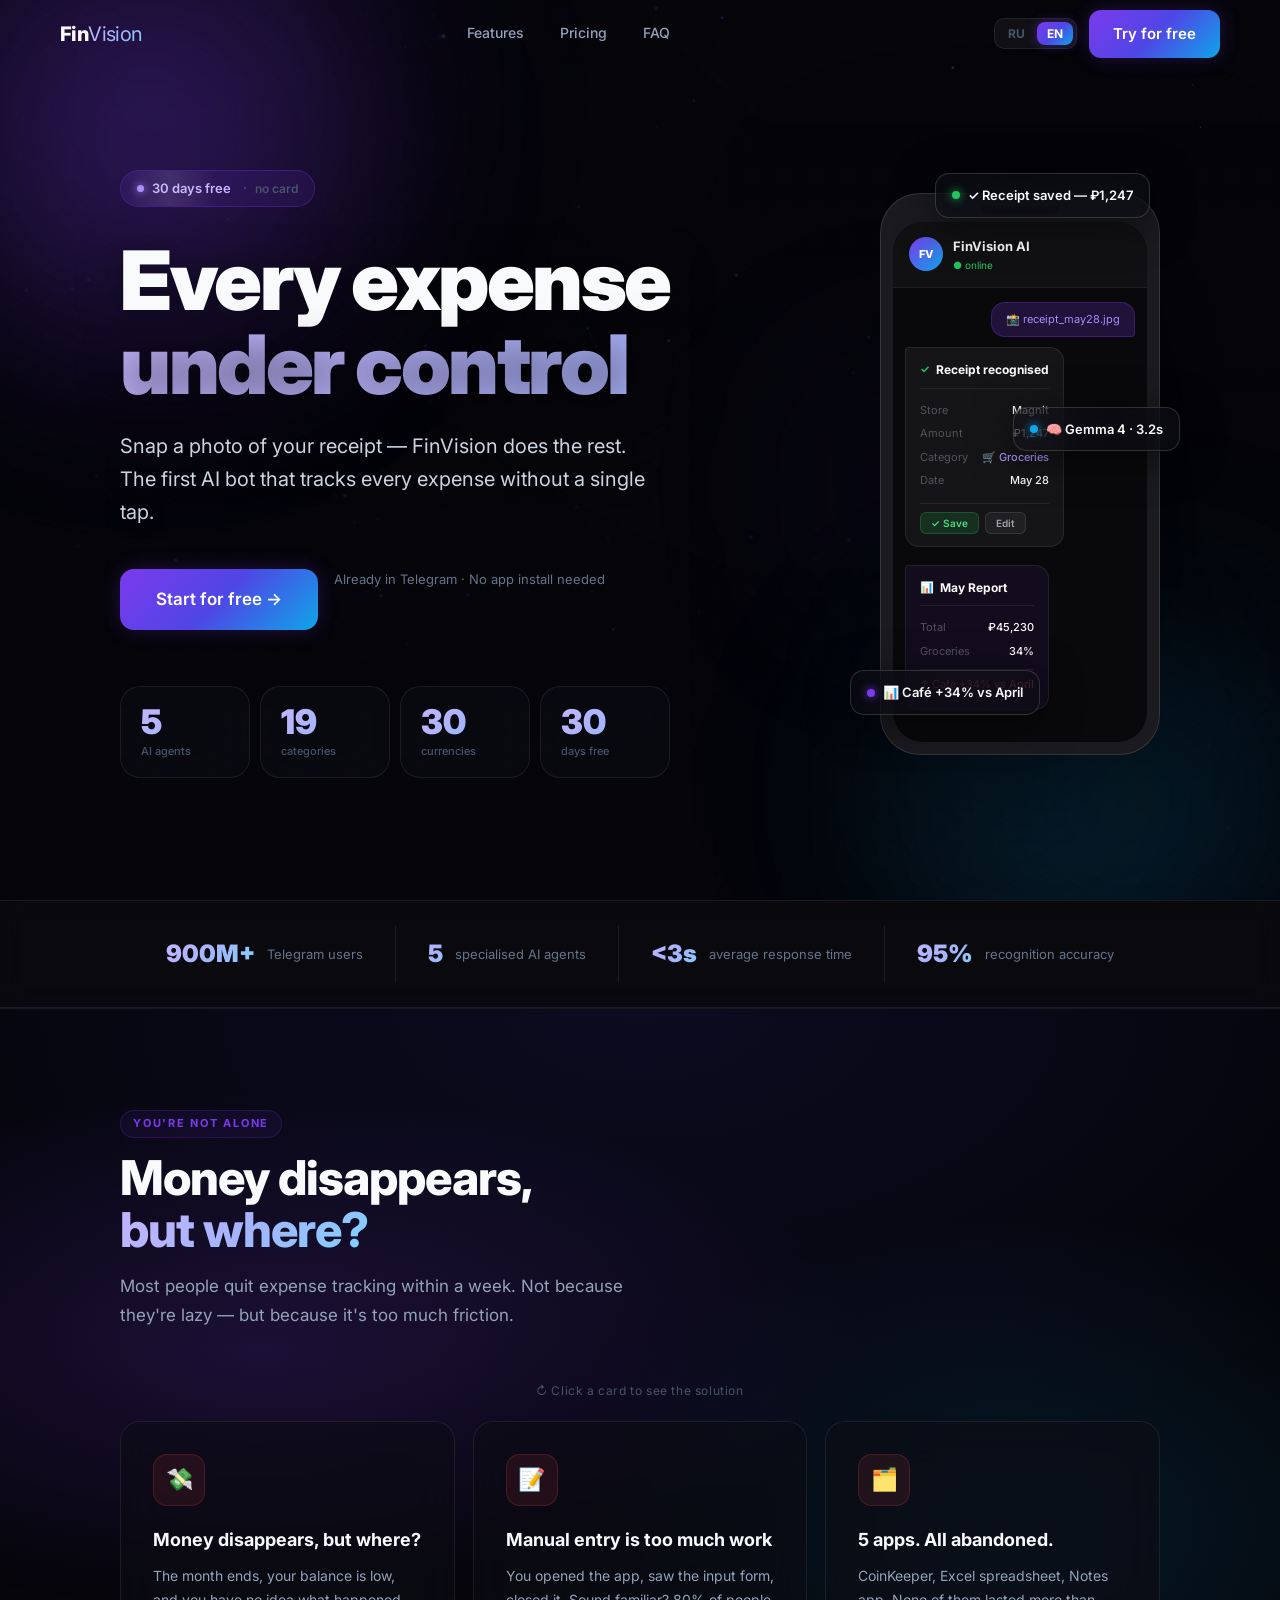
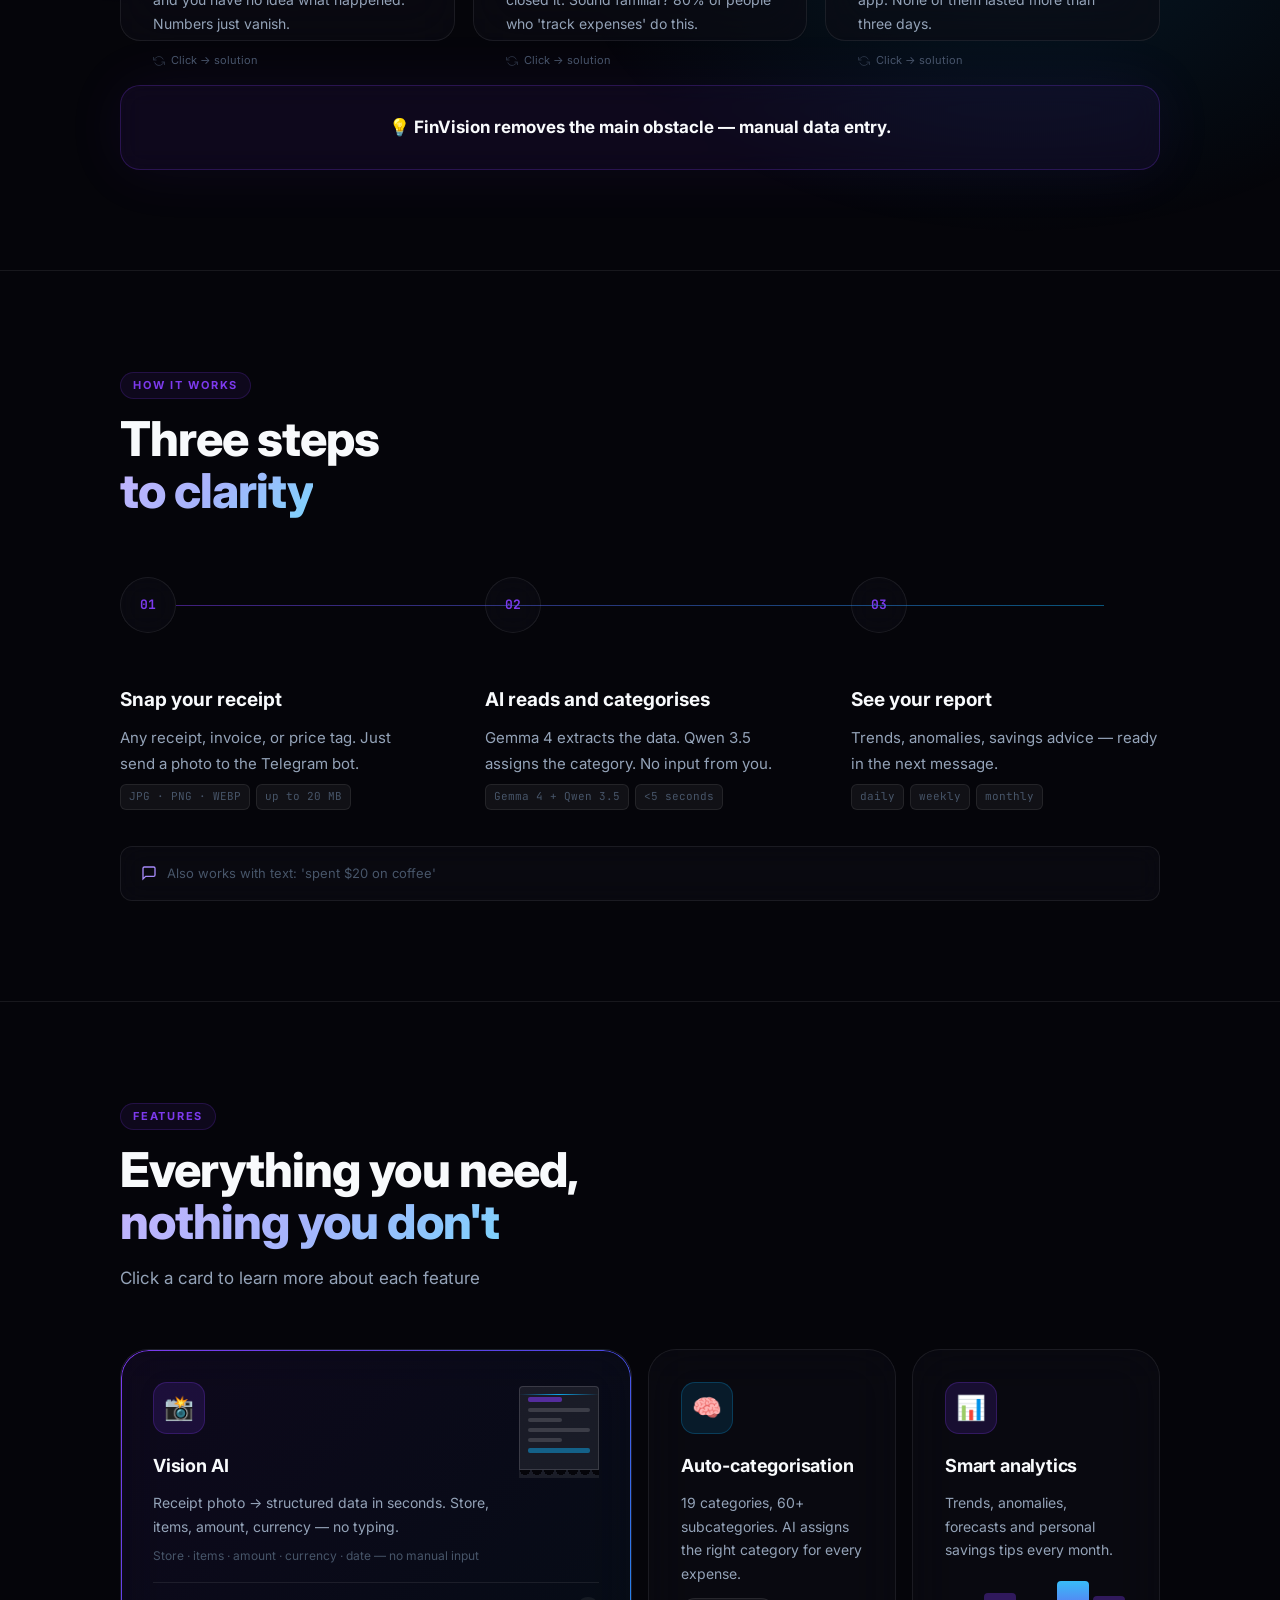
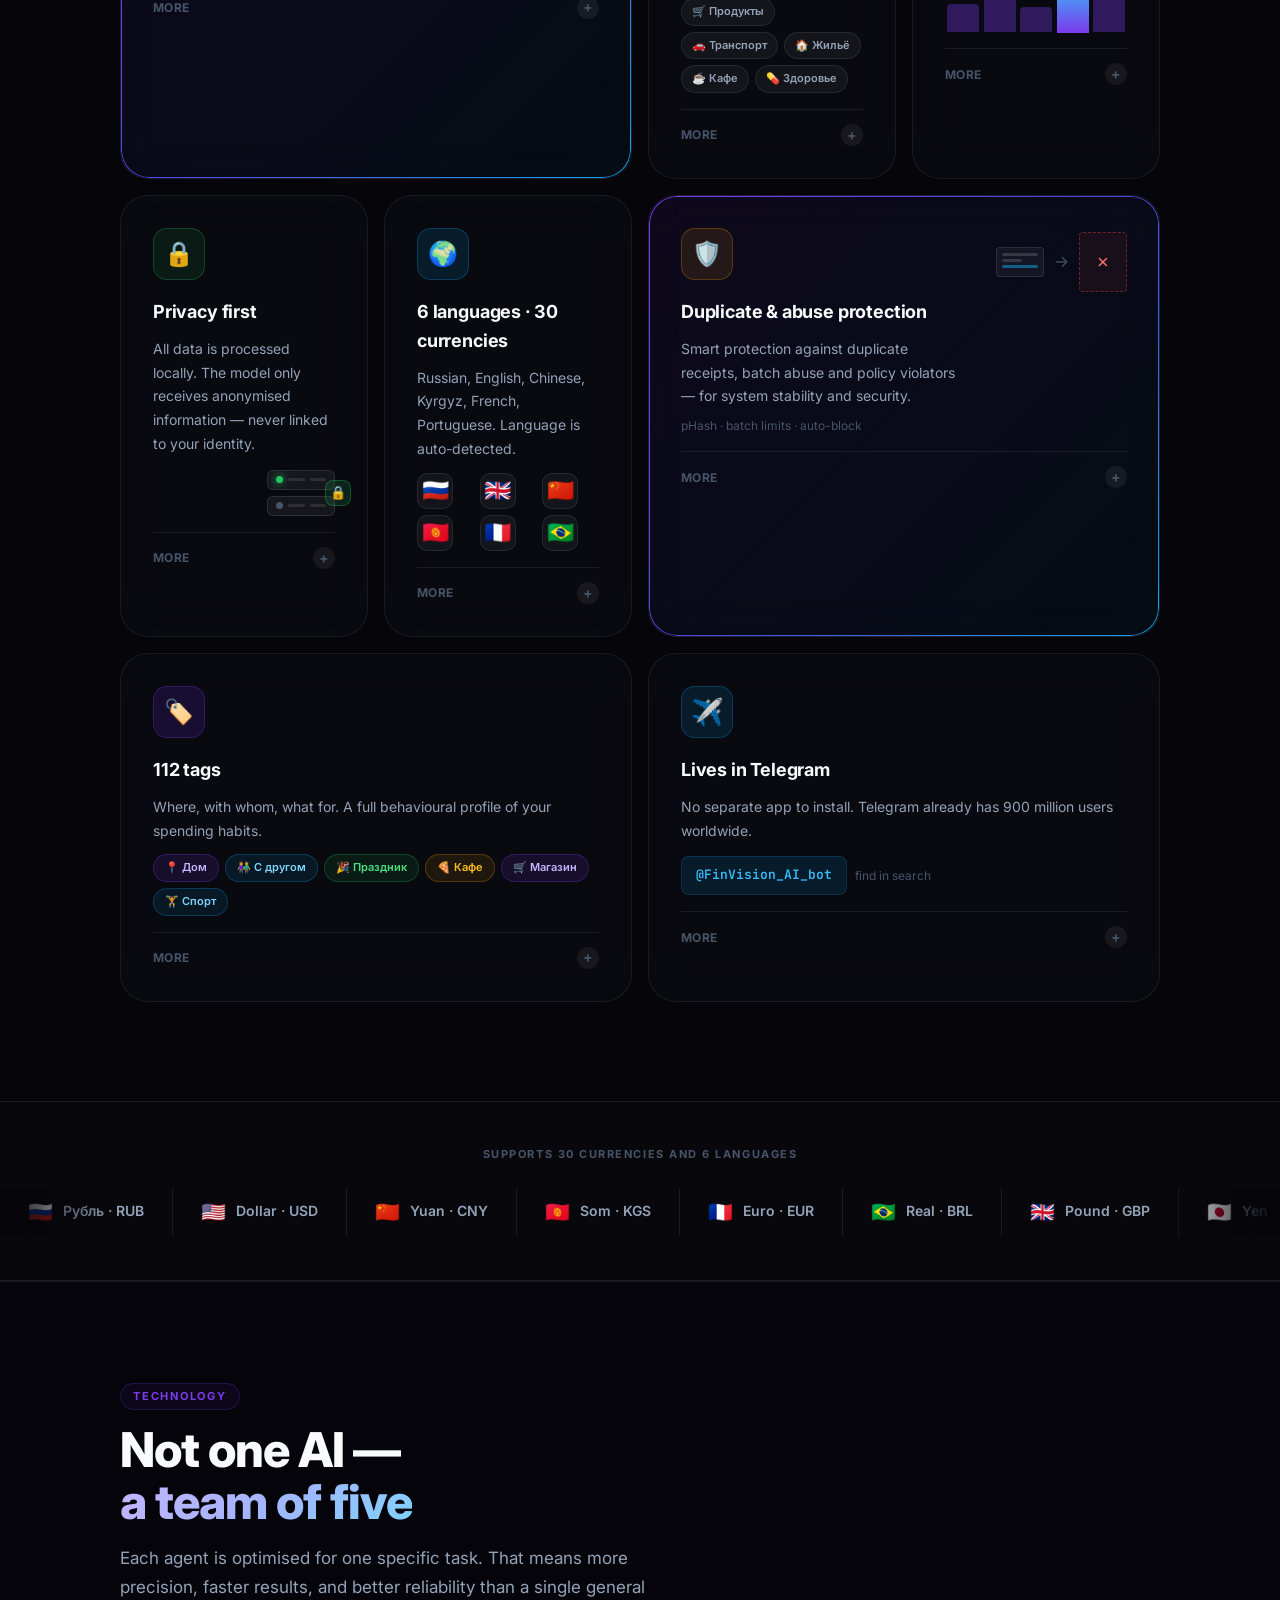
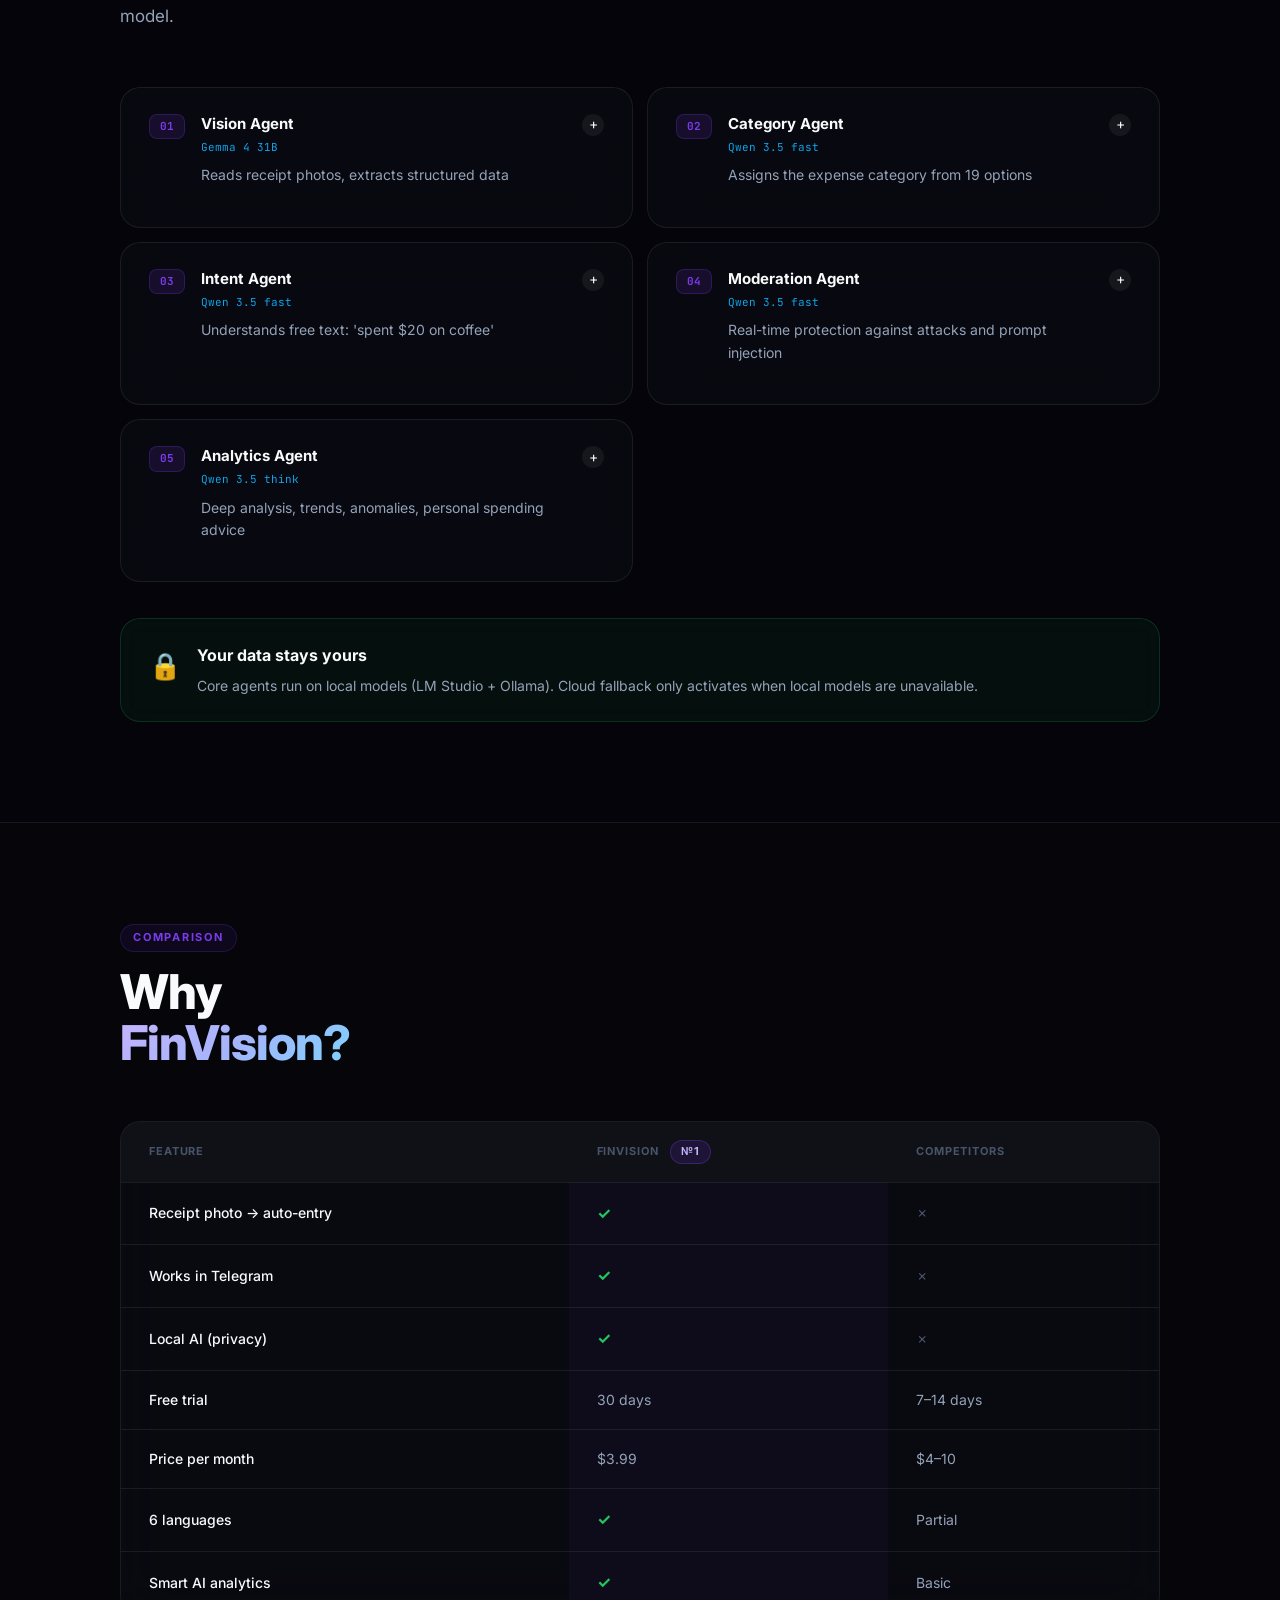
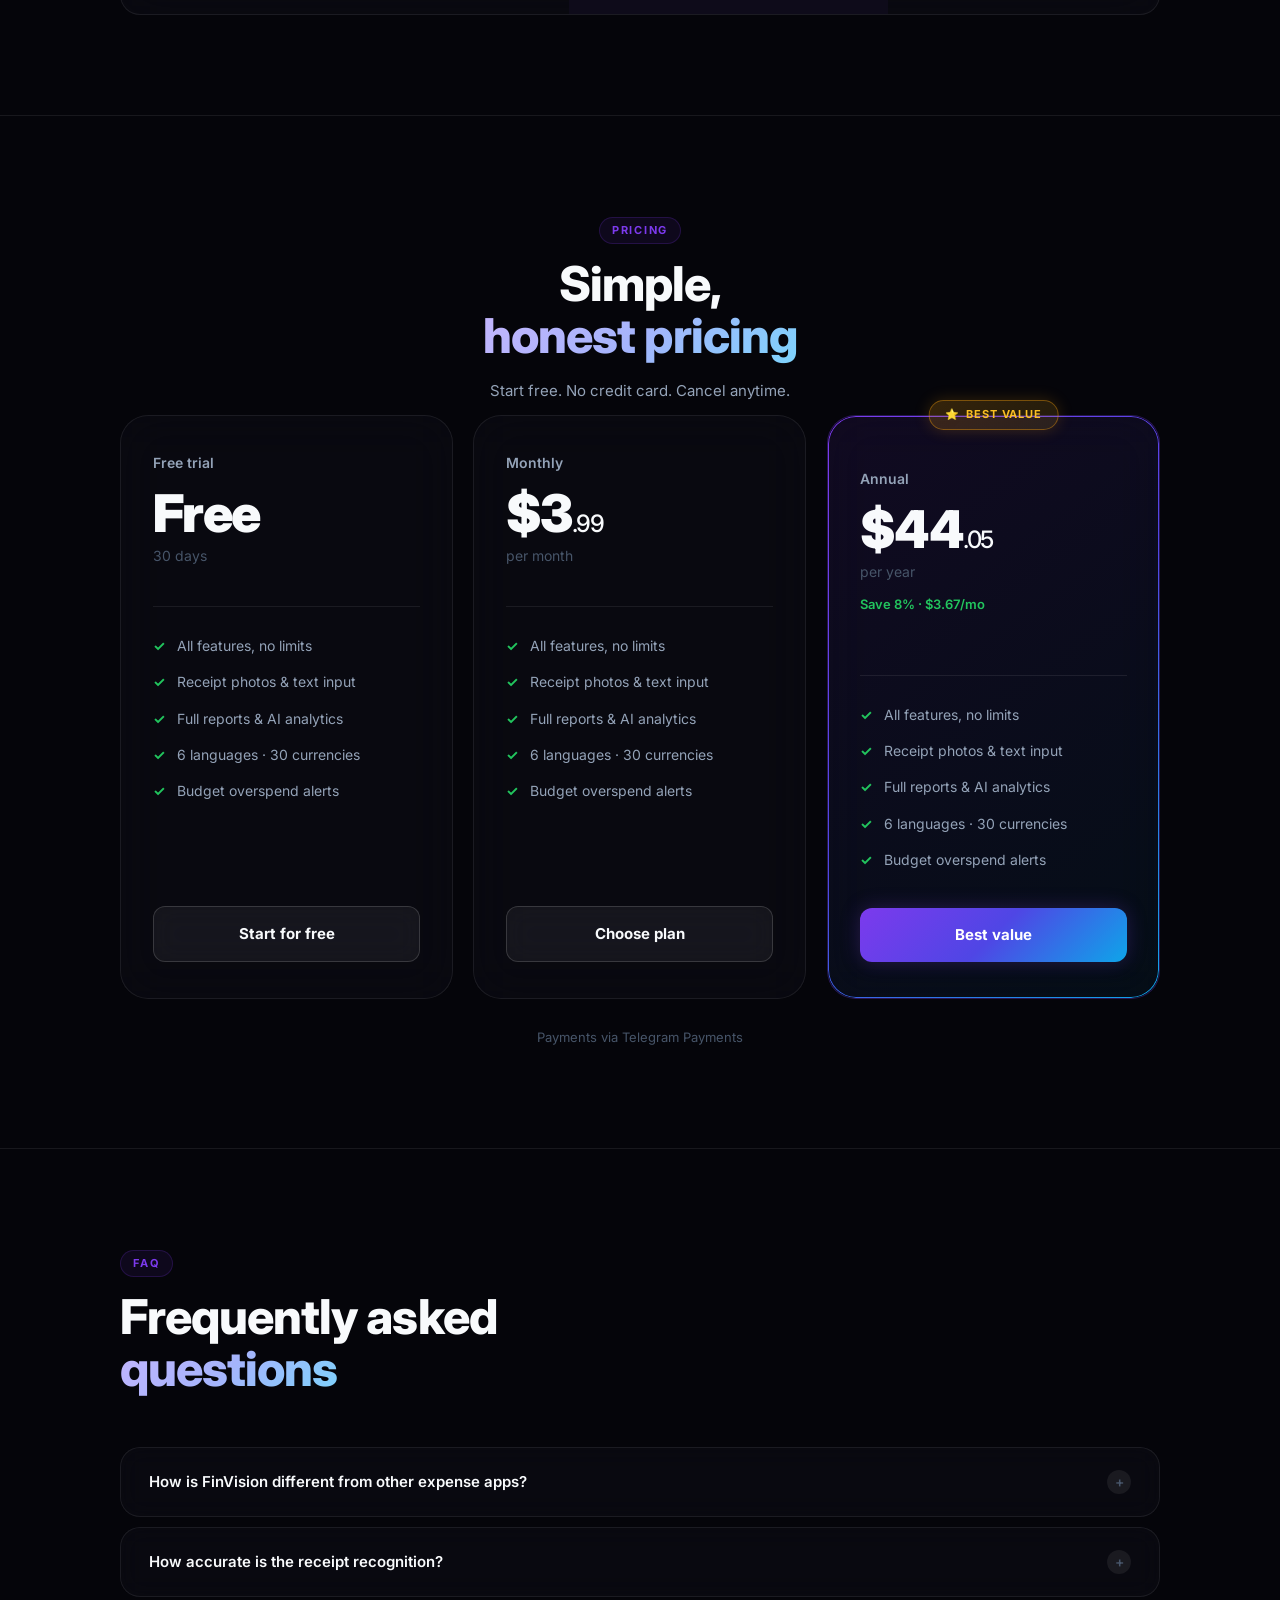
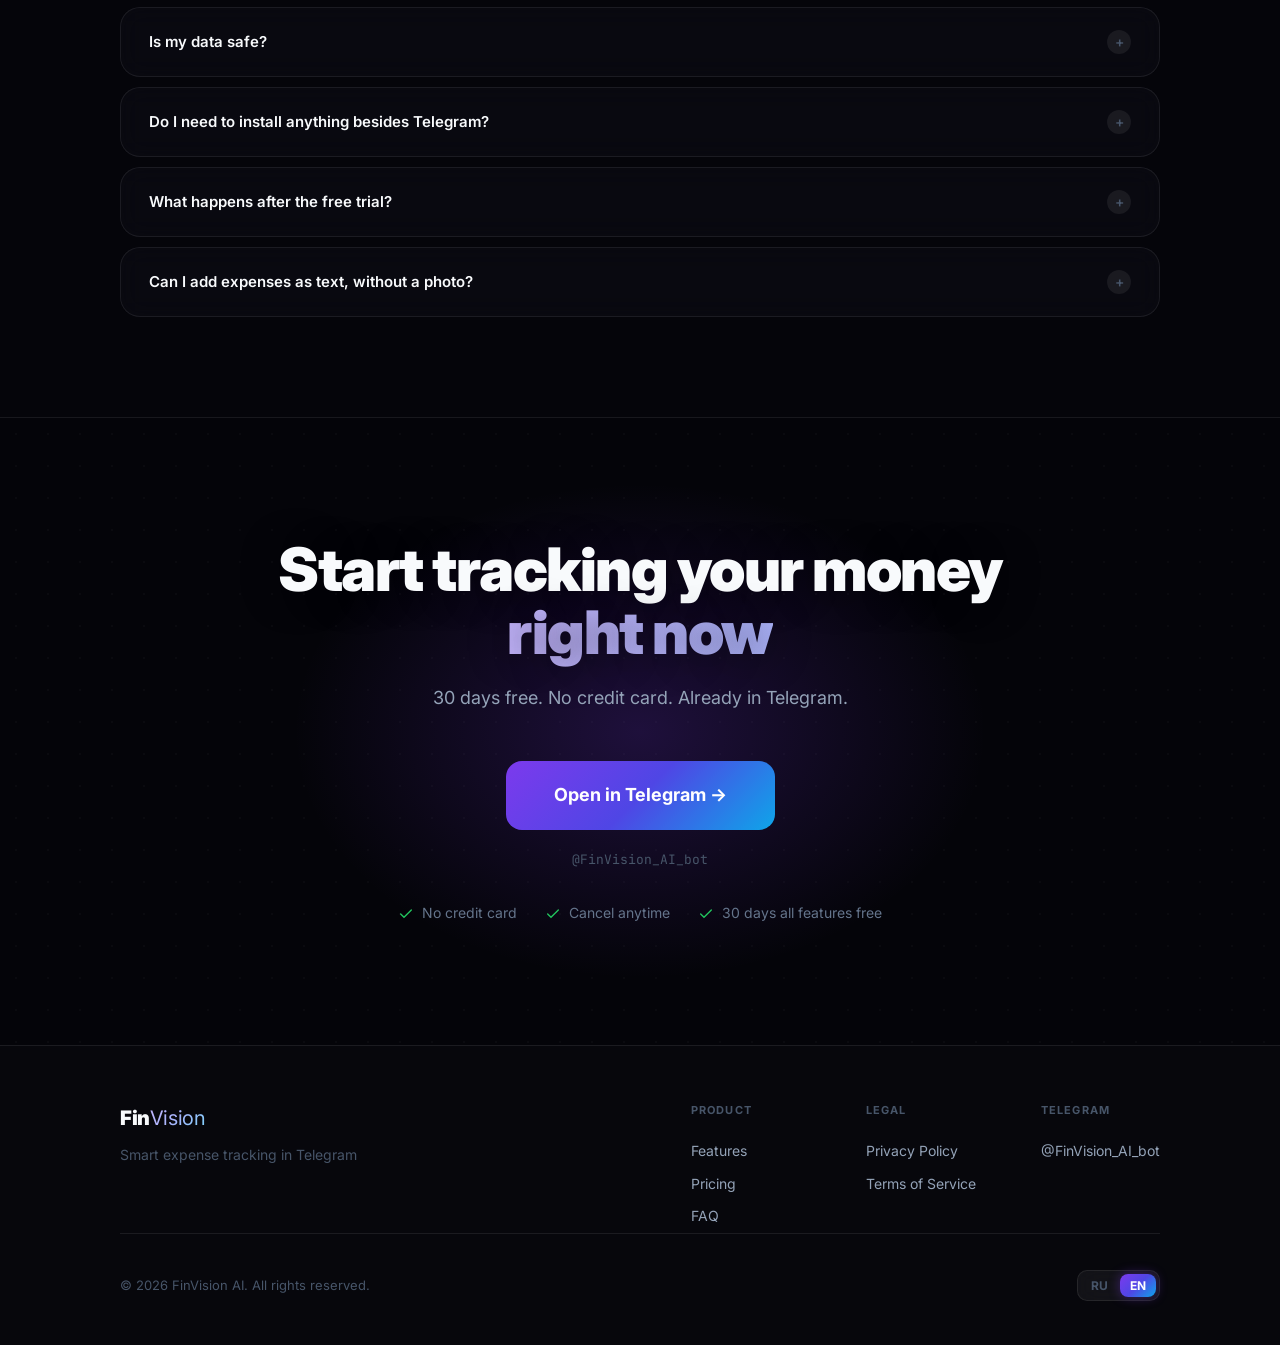
<file: index.html>
<!DOCTYPE html>
<html lang="ru">
<head>
  <meta charset="UTF-8">
  <meta name="viewport" content="width=device-width, initial-scale=1.0, viewport-fit=cover">
  <meta name="description" content="FinVision AI — умный учёт расходов в Telegram. Сфотографируйте чек, AI сделает остальное. 60 дней бесплатно.">
  <title>FinVision AI — Умный учёт расходов в Telegram</title>
  <link rel="preconnect" href="https://fonts.googleapis.com">
  <link rel="preconnect" href="https://fonts.gstatic.com" crossorigin>
  <link href="https://fonts.googleapis.com/css2?family=Inter:wght@300;400;500;600;700;800&family=JetBrains+Mono:wght@400;500&display=swap" rel="stylesheet">
  <link rel="stylesheet" href="css/style.css">
</head>
<body>

<canvas id="particles"></canvas>

<!-- ═══════ NAVBAR ════════════════════════════════════════════ -->
<nav class="navbar" id="navbar">
  <div class="nav-inner">
    <a href="#" class="nav-logo">Fin<span>Vision</span></a>
    <div class="nav-links">
      <a href="#features" data-i18n="nav.features">Возможности</a>
      <a href="#pricing"  data-i18n="nav.pricing">Цены</a>
      <a href="#faq"      data-i18n="nav.faq">FAQ</a>
    </div>
    <div class="nav-actions">
      <div class="lang-switcher">
        <button class="lang-btn active" data-lang="ru">RU</button>
        <button class="lang-btn" data-lang="en">EN</button>
      </div>
      <a href="https://t.me/FinVision_AI_bot" target="_blank" rel="noopener"
         class="btn btn-primary nav-cta" data-i18n="nav.cta">Попробовать бесплатно</a>
    </div>
    <button class="hamburger" id="hamburger" aria-label="Menu" aria-expanded="false">
      <span></span><span></span><span></span>
    </button>
  </div>
  <div class="mobile-menu" id="mobile-menu">
    <a href="#features" data-i18n="nav.features">Возможности</a>
    <a href="#pricing"  data-i18n="nav.pricing">Цены</a>
    <a href="#faq"      data-i18n="nav.faq">FAQ</a>
    <a href="https://t.me/FinVision_AI_bot" target="_blank" rel="noopener"
       class="btn btn-primary mobile-cta" data-i18n="nav.cta">Попробовать бесплатно</a>
  </div>
</nav>

<main>

<!-- ═══════ HERO ═════════════════════════════════════════════ -->
<section class="hero" id="hero">
  <div class="hero-glow hero-glow-1"></div>
  <div class="hero-glow hero-glow-2"></div>
  <div class="hero-aurora aurora-1"></div>
  <div class="hero-aurora aurora-2"></div>
  <div class="hero-aurora aurora-3"></div>

  <div class="container">
    <div class="hero-content">
      <div class="hero-text">

        <div class="hero-badge" data-animate>
          <span class="badge-dot"></span>
          <span data-i18n="hero.badge">30 дней бесплатно</span>
          <span style="color:var(--faint);margin-left:4px">·</span>
          <span style="color:var(--faint);font-size:12px" data-i18n="hero.no_card">без карты</span>
        </div>

        <h1 class="hero-title" data-animate data-delay="80">
          <span data-i18n="hero.title_1">Каждая трата</span><br>
          <span class="animated-gradient" data-i18n="hero.title_2">под контролем</span>
        </h1>

        <p class="hero-sub" data-animate data-delay="140" data-i18n="hero.subtitle">
          Сфотографируйте чек — FinVision сделает всё остальное.
        </p>

        <div class="hero-actions" data-animate data-delay="200">
          <a href="https://t.me/FinVision_AI_bot" target="_blank" rel="noopener"
             class="btn btn-primary btn-primary-lg" data-i18n="hero.cta">Начать бесплатно →</a>
          <span class="hero-note" data-i18n="hero.note">Уже в Telegram · Без установки</span>
        </div>

        <div class="hero-stats" data-animate data-delay="260" data-stagger>
          <div class="stat">
            <div class="stat-val" data-count="5">5</div>
            <div class="stat-label" data-i18n="stats.agents">AI агентов</div>
          </div>
          <div class="stat">
            <div class="stat-val" data-count="19">19</div>
            <div class="stat-label" data-i18n="stats.categories">категорий</div>
          </div>
          <div class="stat">
            <div class="stat-val" data-count="30">30</div>
            <div class="stat-label" data-i18n="stats.currencies">валют</div>
          </div>
          <div class="stat">
            <div class="stat-val" data-count="30">30</div>
            <div class="stat-label" data-i18n="stats.free">дней бесплатно</div>
          </div>
        </div>

      </div>

      <!-- Phone visual + floating badges -->
      <div class="hero-visual" style="position:relative">

        <!-- Floating notification badges -->
        <div class="hero-badge-float float float-d1"
             style="top:-20px;right:10px;z-index:10">
          <span class="hbf-dot hbf-green"></span>
          <span data-i18n="badge.saved">✓ Чек сохранён — ₽1,247</span>
        </div>
        <div class="hero-badge-float float float-d2"
             style="bottom:40px;left:-30px;z-index:10">
          <span class="hbf-dot hbf-violet"></span>
          <span data-i18n="badge.cafe">📊 Кафе +34% vs апрель</span>
        </div>
        <div class="hero-badge-float float-sm float-d3"
             style="top:38%;right:-20px;z-index:10">
          <span class="hbf-dot hbf-sky"></span>
          <span data-i18n="badge.gemma">🧠 Gemma 4 · 3.2с</span>
        </div>

        <!-- Phone mockup -->
        <div class="phone-mockup">
          <div class="phone-frame">
            <div class="phone-notch"></div>
            <div class="phone-screen">
              <div class="chat-header">
                <div class="chat-avatar">FV</div>
                <div>
                  <div class="chat-name">FinVision AI</div>
                  <div class="chat-status">● online</div>
                </div>
              </div>
              <div class="chat-body">
                <div class="msg-user">
                  <div class="msg-photo-pill">📸 receipt_may28.jpg</div>
                </div>
                <div class="msg-bot">
                  <div class="receipt-card">
                    <div class="rc-top">
                      <span class="rc-check">✓</span>
                      <span class="rc-title" data-i18n="phone.receipt_title">Чек распознан</span>
                    </div>
                    <div class="rc-row"><span class="rc-k" data-i18n="phone.store">Магазин</span><span class="rc-v" data-i18n="phone.magnit">Магнит</span></div>
                    <div class="rc-row"><span class="rc-k" data-i18n="phone.amount">Сумма</span><span class="rc-v">₽1,247</span></div>
                    <div class="rc-row"><span class="rc-k" data-i18n="phone.category">Категория</span><span class="rc-v rc-cat" data-i18n="phone.cat_groceries">🛒 Продукты</span></div>
                    <div class="rc-row"><span class="rc-k" data-i18n="phone.date_label">Дата</span><span class="rc-v" data-i18n="phone.date_val">28 мая</span></div>
                    <div class="rc-actions">
                      <button class="rc-btn rc-save" data-i18n="phone.save">✓ Сохранить</button>
                      <button class="rc-btn rc-edit" data-i18n="phone.edit">Изменить</button>
                    </div>
                  </div>
                </div>
                <div class="msg-bot" style="margin-top:8px">
                  <div class="receipt-card" style="background:rgba(124,58,237,0.08)">
                    <div class="rc-top" style="margin-bottom:10px">
                      <span style="color:#a78bfa">📊</span>
                      <span class="rc-title" data-i18n="phone.report_title">Отчёт за май</span>
                    </div>
                    <div class="rc-row"><span class="rc-k" data-i18n="phone.total">Всего</span><span class="rc-v">₽45,230</span></div>
                    <div class="rc-row"><span class="rc-k" data-i18n="phone.groceries_label">Продукты</span><span class="rc-v">34%</span></div>
                    <div class="rc-row" style="margin-top:6px;padding-top:6px;border-top:1px solid rgba(255,255,255,.07)">
                      <span style="font-size:11px;color:#f87171" data-i18n="phone.cafe_trend">↑ Кафе +34% vs апрель</span>
                    </div>
                  </div>
                </div>
              </div>
            </div>
          </div>
        </div>
      </div>

    </div>
  </div>
</section>

<!-- ═══════ PROOF BAR ════════════════════════════════════════ -->
<div class="proof-bar">
  <div class="container">
    <div class="proof-inner">
      <div class="proof-item">
        <span class="proof-num">900M+</span>
        <span class="proof-label" data-i18n="proof.telegram">пользователей Telegram</span>
      </div>
      <div class="proof-item">
        <span class="proof-num">5</span>
        <span class="proof-label" data-i18n="proof.agents">специализированных AI-агентов</span>
      </div>
      <div class="proof-item">
        <span class="proof-num" data-i18n="proof.speed_val">&lt;3с</span>
        <span class="proof-label" data-i18n="proof.speed">среднее время ответа</span>
      </div>
      <div class="proof-item">
        <span class="proof-num">95%</span>
        <span class="proof-label" data-i18n="proof.accuracy">точность распознавания</span>
      </div>
    </div>
  </div>
</div>

<!-- ═══════ PAIN ══════════════════════════════════════════════ -->
<section class="pain section" id="pain">
  <div class="container">
    <div class="pain-header">
      <span class="section-label" data-i18n="pain.label">Вы не одни</span>
      <h2 class="section-title" data-animate>
        <span data-i18n="pain.title">Деньги уходят,</span><br>
        <span class="gradient-text" data-i18n="pain.title_accent">но куда?</span>
      </h2>
      <p class="section-subtitle" data-animate data-delay="60" data-i18n="pain.subtitle">
        Большинство людей бросают учёт финансов через неделю. Не потому что ленятся — а потому что это слишком сложно.
      </p>
    </div>

    <!-- Flip cards — кликни чтобы увидеть решение -->
    <p style="font-size:12px;color:var(--faint);text-align:center;margin-bottom:20px;letter-spacing:0.05em" data-i18n="pain.flip_hint">↻ Нажмите на карточку, чтобы увидеть решение</p>

    <div class="pain-cards">
      <div class="pain-card flip-card" data-animate role="button" aria-label="Flip card">
        <div class="flip-inner">
          <div class="flip-front">
            <div class="pain-card-icon">💸</div>
            <div class="pain-card-title" data-i18n="pain.c1_title">Деньги тают... но куда?</div>
            <div class="pain-card-text" data-i18n="pain.c1_text">К концу месяца на счету пусто, а вы не понимаете на что ушло. Цифры просто исчезают.</div>
            <div class="flip-hint">
              <svg width="12" height="12" viewBox="0 0 24 24" fill="none" stroke="currentColor" stroke-width="2"><path d="M1 4v6h6M23 20v-6h-6M20.49 9A9 9 0 0 0 5.64 5.64L1 10M23 14l-4.64 4.36A9 9 0 0 1 3.51 15"/></svg>
              <span data-i18n="pain.see_solution">Нажмите → решение</span>
            </div>
          </div>
          <div class="flip-back">
            <div class="flip-back-icon">✅</div>
            <div class="flip-back-title" data-i18n="pain.solution_label">Решение FinVision</div>
            <div class="flip-back-text" data-i18n="pain.c1_fix">FinVision автоматически записывает каждый расход по фото чека. Отчёт за месяц — в одном сообщении. Никакого ручного ввода — никогда.</div>
          </div>
        </div>
      </div>

      <div class="pain-card flip-card" data-animate data-delay="60" role="button">
        <div class="flip-inner">
          <div class="flip-front">
            <div class="pain-card-icon">📝</div>
            <div class="pain-card-title" data-i18n="pain.c2_title">Вводить вручную — лень</div>
            <div class="pain-card-text" data-i18n="pain.c2_text">Открыли приложение, увидели форму ввода, закрыли. Это знакомо 80% людей, которые «ведут учёт».</div>
            <div class="flip-hint">
              <svg width="12" height="12" viewBox="0 0 24 24" fill="none" stroke="currentColor" stroke-width="2"><path d="M1 4v6h6M23 20v-6h-6M20.49 9A9 9 0 0 0 5.64 5.64L1 10M23 14l-4.64 4.36A9 9 0 0 1 3.51 15"/></svg>
              <span data-i18n="pain.see_solution">Нажмите → решение</span>
            </div>
          </div>
          <div class="flip-back">
            <div class="flip-back-icon">📸</div>
            <div class="flip-back-title" data-i18n="pain.solution_label">Решение FinVision</div>
            <div class="flip-back-text" data-i18n="pain.c2_fix">Одна фотография вместо формы с десятью полями. Весь процесс — 3 секунды. Бот всё остальное делает сам.</div>
          </div>
        </div>
      </div>

      <div class="pain-card flip-card" data-animate data-delay="120" role="button">
        <div class="flip-inner">
          <div class="flip-front">
            <div class="pain-card-icon">🗂️</div>
            <div class="pain-card-title" data-i18n="pain.c3_title">5 приложений. Все заброшены.</div>
            <div class="pain-card-text" data-i18n="pain.c3_text">CoinKeeper, Excel, заметки в телефоне. Ни одно не прижилось дольше трёх дней.</div>
            <div class="flip-hint">
              <svg width="12" height="12" viewBox="0 0 24 24" fill="none" stroke="currentColor" stroke-width="2"><path d="M1 4v6h6M23 20v-6h-6M20.49 9A9 9 0 0 0 5.64 5.64L1 10M23 14l-4.64 4.36A9 9 0 0 1 3.51 15"/></svg>
              <span data-i18n="pain.see_solution">Нажмите → решение</span>
            </div>
          </div>
          <div class="flip-back">
            <div class="flip-back-icon">💬</div>
            <div class="flip-back-title" data-i18n="pain.solution_label">Решение FinVision</div>
            <div class="flip-back-text" data-i18n="pain.c3_fix">FinVision работает в Telegram — там, где вы уже есть. Никакого нового приложения. Просто чат с ботом.</div>
          </div>
        </div>
      </div>
    </div>

    <div class="pain-solution" data-animate>
      💡 <strong data-i18n="pain.solution">FinVision убирает главное препятствие — ручной ввод данных.</strong>
    </div>
  </div>
</section>

<!-- ═══════ HOW IT WORKS ══════════════════════════════════════ -->
<section class="how section" id="how">
  <div class="container">
    <div class="how-header">
      <span class="section-label" data-i18n="how.label">Как это работает</span>
      <h2 class="section-title" data-animate>
        <span data-i18n="how.title">Три шага</span><br>
        <span class="gradient-text" data-i18n="how.title_accent">до ясности</span>
      </h2>
    </div>

    <div class="steps">
      <div class="step" data-animate>
        <div class="step-num" data-i18n="how.s1_num">01</div>
        <div class="step-body">
          <div class="step-title" data-i18n="how.s1_title">Сфотографируйте чек</div>
          <div class="step-text" data-i18n="how.s1_text">Любой чек, квитанция, ценник. Просто отправьте фото в Telegram-бот. Или напишите текстом: «потратил 500₽ на такси».</div>
          <div class="how-meta">
            <span data-i18n="how.s1_formats">JPG · PNG · WEBP</span>
            <span data-i18n="how.s1_size">до 20 МБ</span>
          </div>
        </div>
      </div>
      <div class="step" data-animate data-delay="80">
        <div class="step-num" data-i18n="how.s2_num">02</div>
        <div class="step-body">
          <div class="step-title" data-i18n="how.s2_title">AI читает и категоризирует</div>
          <div class="step-text" data-i18n="how.s2_text">Gemma 4 31B распознаёт все данные чека. Qwen 3.5 определяет категорию из 19 вариантов. Всё это — менее чем за 5 секунд.</div>
          <div class="how-meta">
            <span data-i18n="how.s2_model">Gemma 4 + Qwen 3.5</span>
            <span data-i18n="how.s2_time">&lt;5 секунд</span>
          </div>
        </div>
      </div>
      <div class="step" data-animate data-delay="160">
        <div class="step-num" data-i18n="how.s3_num">03</div>
        <div class="step-body">
          <div class="step-title" data-i18n="how.s3_title">Смотрите отчёт</div>
          <div class="step-text" data-i18n="how.s3_text">Тренды, аномалии, сравнение месяцев и персональные советы по экономии — всё в следующем сообщении бота.</div>
          <div class="how-meta">
            <span data-i18n="how.s3_daily">ежедневно</span>
            <span data-i18n="how.s3_weekly">еженедельно</span>
            <span data-i18n="how.s3_monthly">ежемесячно</span>
          </div>
        </div>
      </div>
    </div>

    <div class="how-note" data-animate>
      <svg width="16" height="16" viewBox="0 0 24 24" fill="none" stroke="#a78bfa" stroke-width="2" stroke-linecap="round"><path d="M21 15a2 2 0 0 1-2 2H7l-4 4V5a2 2 0 0 1 2-2h14a2 2 0 0 1 2 2z"/></svg>
      <span data-i18n="how.note">Работает также с текстом: «потратил 500₽ на такси»</span>
    </div>
  </div>
</section>

<!-- ═══════ FEATURES ══════════════════════════════════════════ -->
<section class="features section" id="features">
  <div class="container">
    <div class="features-header">
      <span class="section-label" data-i18n="features.label">Возможности</span>
      <h2 class="section-title" data-animate>
        <span data-i18n="features.title">Всё что нужно,</span><br>
        <span class="gradient-text" data-i18n="features.title_accent">и ничего лишнего</span>
      </h2>
      <p class="section-subtitle" data-animate data-delay="60">
        <span data-i18n="features.subtitle">Нажмите на карточку — узнайте больше о каждой функции</span>
      </p>
    </div>

    <div class="bento">

      <!-- F1 — Vision AI (wide, featured) -->
      <div class="bento-card featured expandable tilt" data-animate>
        <div class="bento-card-wide">
          <div class="bento-body">
            <div class="bento-icon bento-icon-violet">📸</div>
            <div class="bento-title" data-i18n="features.f1_title">Vision AI</div>
            <div class="bento-text" data-i18n="features.f1_text">Фото чека → структурированные данные за секунды.</div>
            <div class="bento-text-sm" data-i18n="features.f1_sub">Магазин · товары · сумма · валюта · дата — без ручного ввода</div>
          </div>
          <div class="bento-illus">
            <div class="illus-receipt">
              <div class="receipt-body">
                <div class="rline accent" style="width:55%;height:5px"></div>
                <div class="rline" style="margin-top:6px"></div>
                <div class="rline short"></div>
                <div class="rline"></div>
                <div class="rline short"></div>
                <div class="rline total" style="margin-top:6px"></div>
              </div>
              <div class="receipt-tear"></div>
              <div class="receipt-scan"></div>
            </div>
          </div>
        </div>
        <div class="expand-body">
          <div class="expand-detail" data-i18n="features.f1_more">Vision Agent на базе Gemma 4 31B распознаёт текст, числа и структуру с точностью 85–95%. Поддерживает чеки на 6 языках, размытые фото и низкую освещённость. Если уверенность низкая — бот уточнит у вас.</div>
        </div>
        <div class="expand-trigger">
          <span data-i18n="features.expand_more">Подробнее</span>
          <div class="expand-icon">+</div>
        </div>
      </div>

      <!-- F2 — Categories -->
      <div class="bento-card expandable tilt" data-animate data-delay="60">
        <div class="bento-icon bento-icon-sky">🧠</div>
        <div class="bento-title" data-i18n="features.f2_title">Авто-категоризация</div>
        <div class="bento-text" data-i18n="features.f2_text">19 категорий, 60+ подкатегорий. AI сам определяет куда записать расход.</div>
        <div class="illus-cats" style="margin-top:12px">
          <span class="cat-chip">🛒 Продукты</span>
          <span class="cat-chip">🚗 Транспорт</span>
          <span class="cat-chip">🏠 Жильё</span>
          <span class="cat-chip">☕ Кафе</span>
          <span class="cat-chip">💊 Здоровье</span>
        </div>
        <div class="expand-body">
          <div class="expand-detail" data-i18n="features.f2_more">CategoryAgent сопоставляет расход с деревом из 19 корневых и 60+ дочерних категорий. Если уверенность ниже 70% — бот предложит 3 варианта. Вы всегда можете изменить категорию одним нажатием.</div>
        </div>
        <div class="expand-trigger">
          <span data-i18n="features.expand_more">Подробнее</span>
          <div class="expand-icon">+</div>
        </div>
      </div>

      <!-- F3 — Analytics -->
      <div class="bento-card expandable tilt" data-animate data-delay="100">
        <div class="bento-icon bento-icon-violet">📊</div>
        <div class="bento-title" data-i18n="features.f3_title">Умная аналитика</div>
        <div class="bento-text" data-i18n="features.f3_text">Тренды, аномалии, прогнозы и персональные советы.</div>
        <div class="illus-chart" style="margin-top:14px">
          <div class="cbar" style="--h:50%"></div>
          <div class="cbar" style="--h:70%"></div>
          <div class="cbar" style="--h:45%"></div>
          <div class="cbar hi" style="--h:92%"></div>
          <div class="cbar" style="--h:65%"></div>
        </div>
        <div class="expand-body">
          <div class="expand-detail" data-i18n="features.f3_more">AnalyticsAgent сравнивает периоды, находит аномалии и даёт конкретные советы: «Если сократить такси на 20%, сэкономите X₽ в месяц». Прогноз на конец месяца на основе текущего темпа трат.</div>
        </div>
        <div class="expand-trigger">
          <span data-i18n="features.expand_more">Подробнее</span>
          <div class="expand-icon">+</div>
        </div>
      </div>

      <!-- F4 — Privacy -->
      <div class="bento-card expandable tilt" data-animate data-delay="60">
        <div class="bento-icon bento-icon-green">🔒</div>
        <div class="bento-title" data-i18n="features.f4_title">Приватность</div>
        <div class="bento-text" data-i18n="features.f4_text">AI работает локально. Ваши данные не уходят в облако Google или OpenAI.</div>
        <div class="illus-server" style="margin-top:14px">
          <div class="srv-unit"><div class="srv-led on"></div><div class="srv-line"></div><div class="srv-line"></div></div>
          <div class="srv-unit"><div class="srv-led"></div><div class="srv-line"></div><div class="srv-line"></div></div>
          <div class="srv-lock">🔒</div>
        </div>
        <div class="expand-body">
          <div class="expand-detail" data-i18n="features.f4_more">Gemma 4 и Qwen 3.5 развёрнуты локально через LM Studio и Ollama. Никаких API-запросов в OpenAI или Google по умолчанию. Облачный fallback — только если ваш локальный сервер недоступен.</div>
        </div>
        <div class="expand-trigger">
          <span data-i18n="features.expand_more">Подробнее</span>
          <div class="expand-icon">+</div>
        </div>
      </div>

      <!-- F5 — Languages -->
      <div class="bento-card expandable tilt" data-animate data-delay="100">
        <div class="bento-icon bento-icon-sky">🌍</div>
        <div class="bento-title" data-i18n="features.f5_title">6 языков · 30 валют</div>
        <div class="bento-text" data-i18n="features.f5_text">Язык определяется автоматически из настроек Telegram.</div>
        <div class="illus-globe" style="margin-top:12px">
          <div class="lang-flag" title="Русский">🇷🇺</div>
          <div class="lang-flag" title="English">🇬🇧</div>
          <div class="lang-flag" title="中文">🇨🇳</div>
          <div class="lang-flag" title="Кыргызча">🇰🇬</div>
          <div class="lang-flag" title="Français">🇫🇷</div>
          <div class="lang-flag" title="Português">🇧🇷</div>
        </div>
        <div class="expand-body">
          <div class="expand-detail" data-i18n="features.f5_more">Все сообщения бота, категории, отчёты и кнопки — на языке пользователя. Настройка не нужна: берём язык из вашего Telegram. 30 валют с региональной сортировкой.</div>
        </div>
        <div class="expand-trigger">
          <span data-i18n="features.expand_more">Подробнее</span>
          <div class="expand-icon">+</div>
        </div>
      </div>

      <!-- F6 — Duplicate protection (wide) -->
      <div class="bento-card featured expandable tilt" data-animate data-delay="140">
        <div class="bento-card-wide">
          <div class="bento-body">
            <div class="bento-icon bento-icon-amber">🛡️</div>
            <div class="bento-title" data-i18n="features.f6_title">Защита от дублей и дураков</div>
            <div class="bento-text" data-i18n="features.f6_text">Умная защита от дублирующихся чеков, пакетного злоупотребления и нарушителей правил сервиса.</div>
            <div class="bento-text-sm" data-i18n="features.f6_sub">pHash · лимит пакетов · автоблокировка</div>
          </div>
          <div class="bento-illus">
            <div class="illus-dup">
              <div class="dup-receipt">
                <div class="rline"></div><div class="rline short"></div><div class="rline total"></div>
              </div>
              <div style="font-size:16px;color:var(--faint)">→</div>
              <div class="dup-blocked">✗</div>
            </div>
          </div>
        </div>
        <div class="expand-body">
          <div class="expand-detail" data-i18n="features.f6_more">Каждый чек получает perceptual hash (pHash). При загрузке нового чека система считает расстояние Хэмминга до уже сохранённых. Если совпадение ≥95% — предупреждение о дубле. Можно сохранить принудительно.</div>
        </div>
        <div class="expand-trigger">
          <span data-i18n="features.expand_more">Подробнее</span>
          <div class="expand-icon">+</div>
        </div>
      </div>

      <!-- F7 — Tags (wide) -->
      <div class="bento-card expandable tilt" data-animate data-delay="80">
        <div class="bento-icon bento-icon-violet">🏷️</div>
        <div class="bento-title" data-i18n="features.f7_title">112 тегов</div>
        <div class="bento-text" data-i18n="features.f7_text">Где, с кем, по какому поводу — полный поведенческий профиль трат.</div>
        <div class="illus-tags" style="margin-top:12px">
          <span class="tag-pill tag-v">📍 Дом</span>
          <span class="tag-pill tag-s">👫 С другом</span>
          <span class="tag-pill tag-g">🎉 Праздник</span>
          <span class="tag-pill tag-a">🍕 Кафе</span>
          <span class="tag-pill tag-v">🛒 Магазин</span>
          <span class="tag-pill tag-s">🏋️ Спорт</span>
        </div>
        <div class="expand-body">
          <div class="expand-detail" data-i18n="features.f7_more">112 тегов в 15 группах: место, компания, повод, настроение, тип магазина, привычки. Теги назначаются вручную при сохранении чека. Admin-панель показывает матрицу тегов и инсайты о ваших привычках.</div>
        </div>
        <div class="expand-trigger">
          <span data-i18n="features.expand_more">Подробнее</span>
          <div class="expand-icon">+</div>
        </div>
      </div>

      <!-- F8 — Telegram (wide) -->
      <div class="bento-card expandable tilt" data-animate data-delay="120">
        <div class="bento-icon bento-icon-sky" style="font-size:26px">✈️</div>
        <div class="bento-title" data-i18n="features.f8_title">Прямо в Telegram</div>
        <div class="bento-text" data-i18n="features.f8_text">Не нужно новое приложение. 900M уже используют Telegram — просто найдите бота и нажмите Start.</div>
        <div style="margin-top:14px;display:flex;align-items:center;gap:8px">
          <div style="background:rgba(14,165,233,0.12);border:1px solid rgba(14,165,233,0.2);border-radius:8px;padding:8px 14px;font-size:13px;font-weight:600;color:#38bdf8;font-family:var(--mono)">@FinVision_AI_bot</div>
          <div style="font-size:12px;color:var(--faint)" data-i18n="features.f8_find">найдите в поиске</div>
        </div>
        <div class="expand-body">
          <div class="expand-detail" data-i18n="features.f8_more">Telegram доступен на iOS, Android, Windows, Mac, Linux, Web. Бот работает на всех платформах без дополнительной настройки. История чатов синхронизируется. Ваши расходы — всегда под рукой.</div>
        </div>
        <div class="expand-trigger">
          <span data-i18n="features.expand_more">Подробнее</span>
          <div class="expand-icon">+</div>
        </div>
      </div>

    </div>
  </div>
</section>

<!-- ═══════ MARQUEE ════════════════════════════════════════════ -->
<div class="marquee-section">
  <div class="marquee-label" data-i18n="marquee.label">Поддерживает 30 валют и 6 языков</div>
  <div class="marquee-track">
    <div class="marquee-inner">
      <div class="marquee-item"><span class="marquee-flag">🇷🇺</span> Рубль · RUB</div>
      <div class="marquee-item"><span class="marquee-flag">🇺🇸</span> Dollar · USD</div>
      <div class="marquee-item"><span class="marquee-flag">🇨🇳</span> Yuan · CNY</div>
      <div class="marquee-item"><span class="marquee-flag">🇰🇬</span> Som · KGS</div>
      <div class="marquee-item"><span class="marquee-flag">🇫🇷</span> Euro · EUR</div>
      <div class="marquee-item"><span class="marquee-flag">🇧🇷</span> Real · BRL</div>
      <div class="marquee-item"><span class="marquee-flag">🇬🇧</span> Pound · GBP</div>
      <div class="marquee-item"><span class="marquee-flag">🇯🇵</span> Yen · JPY</div>
      <div class="marquee-item"><span class="marquee-flag">🇦🇪</span> Dirham · AED</div>
      <div class="marquee-item"><span class="marquee-flag">🇨🇦</span> CAD</div>
      <div class="marquee-item"><span class="marquee-flag">🇰🇿</span> Tenge · KZT</div>
      <div class="marquee-item"><span class="marquee-flag">🇮🇳</span> Rupee · INR</div>
      <div class="marquee-item"><span class="marquee-flag">🇨🇭</span> Franc · CHF</div>
      <div class="marquee-item"><span class="marquee-flag">🇸🇬</span> SGD</div>
      <div class="marquee-item"><span class="marquee-flag">🇹🇷</span> Lira · TRY</div>
      <!-- Duplicate for seamless loop -->
      <div class="marquee-item"><span class="marquee-flag">🇷🇺</span> Рубль · RUB</div>
      <div class="marquee-item"><span class="marquee-flag">🇺🇸</span> Dollar · USD</div>
      <div class="marquee-item"><span class="marquee-flag">🇨🇳</span> Yuan · CNY</div>
      <div class="marquee-item"><span class="marquee-flag">🇰🇬</span> Som · KGS</div>
      <div class="marquee-item"><span class="marquee-flag">🇫🇷</span> Euro · EUR</div>
      <div class="marquee-item"><span class="marquee-flag">🇧🇷</span> Real · BRL</div>
      <div class="marquee-item"><span class="marquee-flag">🇬🇧</span> Pound · GBP</div>
      <div class="marquee-item"><span class="marquee-flag">🇯🇵</span> Yen · JPY</div>
      <div class="marquee-item"><span class="marquee-flag">🇦🇪</span> Dirham · AED</div>
      <div class="marquee-item"><span class="marquee-flag">🇨🇦</span> CAD</div>
      <div class="marquee-item"><span class="marquee-flag">🇰🇿</span> Tenge · KZT</div>
      <div class="marquee-item"><span class="marquee-flag">🇮🇳</span> Rupee · INR</div>
      <div class="marquee-item"><span class="marquee-flag">🇨🇭</span> Franc · CHF</div>
      <div class="marquee-item"><span class="marquee-flag">🇸🇬</span> SGD</div>
      <div class="marquee-item"><span class="marquee-flag">🇹🇷</span> Lira · TRY</div>
    </div>
  </div>
</div>

<!-- ═══════ AI ══════════════════════════════════════════════════ -->
<section class="ai-section section" id="ai">
  <div class="container">
    <div class="ai-header">
      <span class="section-label" data-i18n="ai.label">Технологии</span>
      <h2 class="section-title" data-animate>
        <span data-i18n="ai.title">Не один AI —</span><br>
        <span class="gradient-text" data-i18n="ai.title_accent">команда из пяти</span>
      </h2>
      <p class="section-subtitle" data-animate data-delay="60" data-i18n="ai.subtitle">
        Каждый агент оптимизирован под конкретную задачу. Нажмите — узнайте технические детали.
      </p>
    </div>

    <div class="agents">

      <div class="agent-card expandable" data-animate>
        <div class="agent-header">
          <div class="agent-num">01</div>
          <div class="agent-body">
            <div class="agent-name" data-i18n="ai.a1_name">Vision Agent</div>
            <div class="agent-model" data-i18n="ai.a1_model">Gemma 4 31B</div>
            <div class="agent-task" data-i18n="ai.a1_task">Читает фото чеков, извлекает структурированные данные</div>
          </div>
          <div class="expand-icon" style="margin-top:2px;flex-shrink:0">+</div>
        </div>
        <div class="expand-body">
          <div class="agent-specs">
            <div class="spec-item"><div class="spec-key" data-i18n="ai.spec_accuracy">Точность</div><div class="spec-val">85–95%</div></div>
            <div class="spec-item"><div class="spec-key" data-i18n="ai.spec_speed">Скорость</div><div class="spec-val">3–8 с</div></div>
            <div class="spec-item"><div class="spec-key" data-i18n="ai.spec_input">Вход</div><div class="spec-val">image/base64</div></div>
            <div class="spec-item"><div class="spec-key" data-i18n="ai.spec_output">Выход</div><div class="spec-val">JSON</div></div>
          </div>
        </div>
      </div>

      <div class="agent-card expandable" data-animate data-delay="60">
        <div class="agent-header">
          <div class="agent-num">02</div>
          <div class="agent-body">
            <div class="agent-name" data-i18n="ai.a2_name">Category Agent</div>
            <div class="agent-model" data-i18n="ai.a2_model">Qwen 3.5 fast</div>
            <div class="agent-task" data-i18n="ai.a2_task">Определяет категорию расхода из 19 категорий</div>
          </div>
          <div class="expand-icon" style="margin-top:2px;flex-shrink:0">+</div>
        </div>
        <div class="expand-body">
          <div class="agent-specs">
            <div class="spec-item"><div class="spec-key" data-i18n="ai.spec_accuracy">Точность</div><div class="spec-val">&gt;90%</div></div>
            <div class="spec-item"><div class="spec-key" data-i18n="ai.spec_speed">Скорость</div><div class="spec-val">&lt;1 с</div></div>
            <div class="spec-item"><div class="spec-key" data-i18n="ai.spec_mode">Режим</div><div class="spec-val">think: false</div></div>
            <div class="spec-item"><div class="spec-key" data-i18n="ai.spec_cats">Категорий</div><div class="spec-val">19 + 60+</div></div>
          </div>
        </div>
      </div>

      <div class="agent-card expandable" data-animate data-delay="100">
        <div class="agent-header">
          <div class="agent-num">03</div>
          <div class="agent-body">
            <div class="agent-name" data-i18n="ai.a3_name">Intent Agent</div>
            <div class="agent-model" data-i18n="ai.a3_model">Qwen 3.5 fast</div>
            <div class="agent-task" data-i18n="ai.a3_task">Понимает свободный текст: «потратил 500 на такси»</div>
          </div>
          <div class="expand-icon" style="margin-top:2px;flex-shrink:0">+</div>
        </div>
        <div class="expand-body">
          <div class="agent-specs">
            <div class="spec-item"><div class="spec-key" data-i18n="ai.spec_intents">Намерений</div><div class="spec-val">8</div></div>
            <div class="spec-item"><div class="spec-key" data-i18n="ai.spec_langs">Языков</div><div class="spec-val">6</div></div>
            <div class="spec-item"><div class="spec-key" data-i18n="ai.spec_speed">Скорость</div><div class="spec-val">&lt;0.5 с</div></div>
            <div class="spec-item"><div class="spec-key" data-i18n="ai.spec_confirm">Подтверждение</div><div class="spec-val">если &lt;80%</div></div>
          </div>
        </div>
      </div>

      <div class="agent-card expandable" data-animate data-delay="140">
        <div class="agent-header">
          <div class="agent-num">04</div>
          <div class="agent-body">
            <div class="agent-name" data-i18n="ai.a4_name">Moderation Agent</div>
            <div class="agent-model" data-i18n="ai.a4_model">Qwen 3.5 fast</div>
            <div class="agent-task" data-i18n="ai.a4_task">Защита от взлома и prompt injection в реальном времени</div>
          </div>
          <div class="expand-icon" style="margin-top:2px;flex-shrink:0">+</div>
        </div>
        <div class="expand-body">
          <div class="agent-specs">
            <div class="spec-item"><div class="spec-key" data-i18n="ai.spec_blocks">Блокировок</div><div class="spec-val">5 типов</div></div>
            <div class="spec-item"><div class="spec-key" data-i18n="ai.spec_ban">Автобан</div><div class="spec-val">3+ / час</div></div>
            <div class="spec-item"><div class="spec-key" data-i18n="ai.spec_log">Логирование</div><div class="spec-val">все инциденты</div></div>
            <div class="spec-item"><div class="spec-key" data-i18n="ai.spec_speed">Скорость</div><div class="spec-val">&lt;0.3 с</div></div>
          </div>
        </div>
      </div>

      <div class="agent-card expandable" data-animate data-delay="180">
        <div class="agent-header">
          <div class="agent-num">05</div>
          <div class="agent-body">
            <div class="agent-name" data-i18n="ai.a5_name">Analytics Agent</div>
            <div class="agent-model" data-i18n="ai.a5_model">Qwen 3.5 think</div>
            <div class="agent-task" data-i18n="ai.a5_task">Глубокий анализ, тренды, аномалии, советы</div>
          </div>
          <div class="expand-icon" style="margin-top:2px;flex-shrink:0">+</div>
        </div>
        <div class="expand-body">
          <div class="agent-specs">
            <div class="spec-item"><div class="spec-key" data-i18n="ai.spec_mode">Режим</div><div class="spec-val">think: true</div></div>
            <div class="spec-item"><div class="spec-key" data-i18n="ai.spec_analyses">Анализов</div><div class="spec-val">5 типов</div></div>
            <div class="spec-item"><div class="spec-key" data-i18n="ai.spec_when">Когда</div><div class="spec-val">по запросу</div></div>
            <div class="spec-item"><div class="spec-key" data-i18n="ai.spec_period">Период</div><div class="spec-val">до 12 мес</div></div>
          </div>
        </div>
      </div>

    </div>

    <div class="ai-privacy" data-animate>
      <div class="ai-privacy-icon">🔒</div>
      <div>
        <div class="ai-privacy-title" data-i18n="ai.privacy_title">Данные остаются у вас</div>
        <div class="ai-privacy-text" data-i18n="ai.privacy_text">Основные агенты работают на локальных моделях (LM Studio + Ollama). Облачный fallback через together.ai — только если локальные недоступны. Переключение в реальном времени через admin-панель.</div>
      </div>
    </div>
  </div>
</section>

<!-- ═══════ COMPARE ════════════════════════════════════════════ -->
<section class="compare section" id="compare">
  <div class="container">
    <div class="compare-header">
      <span class="section-label" data-i18n="compare.label">Сравнение</span>
      <h2 class="section-title" data-animate>
        <span data-i18n="compare.title">Почему</span><br>
        <span class="gradient-text" data-i18n="compare.title_accent">FinVision?</span>
      </h2>
    </div>
    <div class="compare-wrap" data-animate>
      <table class="compare-table">
        <thead>
          <tr>
            <th data-i18n="compare.col_feature">Функция</th>
            <th class="col-fv">FinVision <span class="tag-fv">№1</span></th>
            <th data-i18n="compare.col_comp">Конкуренты</th>
          </tr>
        </thead>
        <tbody>
          <tr><td data-i18n="compare.r1">Фото чека → авто-ввод</td><td class="col-fv"><span class="check">✓</span></td><td><span class="cross">✗</span></td></tr>
          <tr><td data-i18n="compare.r2">Работает в Telegram</td><td class="col-fv"><span class="check">✓</span></td><td><span class="cross">✗</span></td></tr>
          <tr><td data-i18n="compare.r3">Локальный AI (приватность)</td><td class="col-fv"><span class="check">✓</span></td><td><span class="cross">✗</span></td></tr>
          <tr><td data-i18n="compare.r4">Бесплатный триал</td><td class="col-fv" data-i18n="compare.v_trial_fv">60 дней</td><td data-i18n="compare.v_trial_comp">7–14 дней</td></tr>
          <tr><td data-i18n="compare.r5">Цена в месяц</td><td class="col-fv" data-i18n="compare.v_price_fv">$2.50</td><td data-i18n="compare.v_price_comp">$4–10</td></tr>
          <tr><td data-i18n="compare.r6">6 языков</td><td class="col-fv"><span class="check">✓</span></td><td data-i18n="compare.v_langs_comp">Частично</td></tr>
          <tr><td data-i18n="compare.r7">Умная AI-аналитика</td><td class="col-fv"><span class="check">✓</span></td><td data-i18n="compare.v_analytics_comp">Базовая</td></tr>
        </tbody>
      </table>
    </div>
  </div>
</section>

<!-- ═══════ PRICING ════════════════════════════════════════════ -->
<section class="pricing section" id="pricing">
  <div class="container">
    <div class="pricing-header">
      <span class="section-label" data-i18n="pricing.label">Цены</span>
      <h2 class="section-title" data-animate>
        <span data-i18n="pricing.title">Простые,</span><br>
        <span class="gradient-text" data-i18n="pricing.title_accent">честные цены</span>
      </h2>
      <p class="section-subtitle pricing-note-top" data-animate data-delay="60" data-i18n="pricing.subtitle">
        Начните бесплатно. Без кредитной карты. Отмена в любой момент.
      </p>
    </div>
    <div class="pricing-cards">
      <!-- Free -->
      <div class="pricing-card tilt" data-animate>
        <div class="pricing-name" data-i18n="pricing.p1_name">Пробный период</div>
        <div class="pricing-price" data-i18n="pricing.p1_price">Бесплатно</div>
        <div class="pricing-period" data-i18n="pricing.p1_period">60 дней</div>
        <div class="pricing-divider"></div>
        <ul class="pricing-features">
          <li data-i18n="pricing.f1">Все функции без ограничений</li>
          <li data-i18n="pricing.f2">Фото чеков и текстовый ввод</li>
          <li data-i18n="pricing.f3">Полные отчёты и AI-аналитика</li>
          <li data-i18n="pricing.f4">6 языков · 30 валют</li>
          <li data-i18n="pricing.f5">Grace period 7 дней</li>
        </ul>
        <a href="https://t.me/FinVision_AI_bot" target="_blank" rel="noopener"
           class="pricing-cta pricing-cta-secondary" data-i18n="pricing.p1_cta">Начать бесплатно</a>
      </div>
      <!-- Monthly -->
      <div class="pricing-card tilt" data-animate data-delay="80">
        <div class="pricing-name" data-i18n="pricing.p2_name">Ежемесячный</div>
        <div class="pricing-price">$3<span style="font-size:24px;font-weight:500">.99</span></div>
        <div class="pricing-period" data-i18n="pricing.p2_period">в месяц</div>
        <div class="pricing-divider"></div>
        <ul class="pricing-features">
          <li data-i18n="pricing.f1">Все функции без ограничений</li>
          <li data-i18n="pricing.f2">Фото чеков и текстовый ввод</li>
          <li data-i18n="pricing.f3">Полные отчёты и AI-аналитика</li>
          <li data-i18n="pricing.f4">6 языков · 30 валют</li>
          <li data-i18n="pricing.f5">Grace period 7 дней</li>
        </ul>
        <a href="https://t.me/FinVision_AI_bot" target="_blank" rel="noopener"
           class="pricing-cta pricing-cta-secondary" data-i18n="pricing.p2_cta">Выбрать план</a>
      </div>
      <!-- Annual — highlight -->
      <div class="pricing-card highlight tilt" data-animate data-delay="160">
        <div class="pricing-badge">⭐ <span data-i18n="pricing.p3_badge">Лучший выбор</span></div>
        <div class="pricing-name" data-i18n="pricing.p3_name">Годовой</div>
        <div class="pricing-price">$44<span style="font-size:24px;font-weight:500">.05</span></div>
        <div class="pricing-period" data-i18n="pricing.p3_period">в год</div>
        <div class="pricing-save" data-i18n="pricing.p3_save">Экономия 12% · $2.20/мес</div>
        <div class="pricing-divider"></div>
        <ul class="pricing-features">
          <li data-i18n="pricing.f1">Все функции без ограничений</li>
          <li data-i18n="pricing.f2">Фото чеков и текстовый ввод</li>
          <li data-i18n="pricing.f3">Полные отчёты и AI-аналитика</li>
          <li data-i18n="pricing.f4">6 языков · 30 валют</li>
          <li data-i18n="pricing.f5">Grace period 7 дней</li>
        </ul>
        <a href="https://t.me/FinVision_AI_bot" target="_blank" rel="noopener"
           class="pricing-cta pricing-cta-primary" data-i18n="pricing.p3_cta">Лучший выбор</a>
      </div>
    </div>
    <div class="pricing-footnote" data-i18n="pricing.note">Оплата через Telegram Payments</div>
  </div>
</section>

<!-- ═══════ FAQ ════════════════════════════════════════════════ -->
<section class="faq section" id="faq">
  <div class="container">
    <div class="faq-header">
      <span class="section-label" data-i18n="faq.label">FAQ</span>
      <h2 class="section-title" data-animate>
        <span data-i18n="faq.title">Частые</span><br>
        <span class="gradient-text" data-i18n="faq.title_accent">вопросы</span>
      </h2>
    </div>
    <div class="faq-list" data-animate>
      <div class="faq-item">
        <div class="faq-q"><span data-i18n="faq.q1">Чем FinVision отличается?</span><div class="faq-icon">+</div></div>
        <div class="faq-a"><p data-i18n="faq.a1"></p></div>
      </div>
      <div class="faq-item">
        <div class="faq-q"><span data-i18n="faq.q2">Насколько точно AI читает чеки?</span><div class="faq-icon">+</div></div>
        <div class="faq-a"><p data-i18n="faq.a2"></p></div>
      </div>
      <div class="faq-item">
        <div class="faq-q"><span data-i18n="faq.q3">Мои данные в безопасности?</span><div class="faq-icon">+</div></div>
        <div class="faq-a"><p data-i18n="faq.a3"></p></div>
      </div>
      <div class="faq-item">
        <div class="faq-q"><span data-i18n="faq.q4">Нужно ли что-то кроме Telegram?</span><div class="faq-icon">+</div></div>
        <div class="faq-a"><p data-i18n="faq.a4"></p></div>
      </div>
      <div class="faq-item">
        <div class="faq-q"><span data-i18n="faq.q5">Что будет после триала?</span><div class="faq-icon">+</div></div>
        <div class="faq-a"><p data-i18n="faq.a5"></p></div>
      </div>
      <div class="faq-item">
        <div class="faq-q"><span data-i18n="faq.q6">Можно добавлять расходы текстом?</span><div class="faq-icon">+</div></div>
        <div class="faq-a"><p data-i18n="faq.a6"></p></div>
      </div>
    </div>
  </div>
</section>

<!-- ═══════ FINAL CTA ══════════════════════════════════════════ -->
<section class="final-cta" id="cta">
  <div class="cta-glow"></div>
  <div class="container">
    <h2 class="cta-title" data-animate>
      <span data-i18n="cta.title">Начните контролировать</span><br>
      <span class="animated-gradient" data-i18n="cta.title_accent">деньги прямо сейчас</span>
    </h2>
    <p class="cta-sub" data-animate data-delay="80" data-i18n="cta.subtitle">
      60 дней бесплатно. Без кредитной карты. Прямо в Telegram.
    </p>
    <a href="https://t.me/FinVision_AI_bot" target="_blank" rel="noopener"
       class="cta-btn" data-animate data-delay="140" data-i18n="cta.btn">
      Открыть в Telegram →
    </a>
    <span class="cta-username" data-animate data-delay="180" data-i18n="cta.username">@FinVision_AI_bot</span>
    <div class="cta-features" data-animate data-delay="220">
      <div class="cta-feat-item">
        <svg width="16" height="16" viewBox="0 0 24 24" fill="none" stroke="#22c55e" stroke-width="2" stroke-linecap="round"><path d="M20 6L9 17L4 12"/></svg>
        <span data-i18n="cta.f1">Без кредитной карты</span>
      </div>
      <div class="cta-feat-item">
        <svg width="16" height="16" viewBox="0 0 24 24" fill="none" stroke="#22c55e" stroke-width="2" stroke-linecap="round"><path d="M20 6L9 17L4 12"/></svg>
        <span data-i18n="cta.f2">Отмена в любой момент</span>
      </div>
      <div class="cta-feat-item">
        <svg width="16" height="16" viewBox="0 0 24 24" fill="none" stroke="#22c55e" stroke-width="2" stroke-linecap="round"><path d="M20 6L9 17L4 12"/></svg>
        <span data-i18n="cta.f3">60 дней все функции бесплатно</span>
      </div>
    </div>
  </div>
</section>

</main>

<!-- ═══════ FOOTER ════════════════════════════════════════════ -->
<footer>
  <div class="container">
    <div class="footer-inner">
      <div class="footer-brand">
        <a href="#" class="footer-logo">Fin<span>Vision</span></a>
        <div class="footer-tagline" data-i18n="footer.tagline">Умный учёт финансов в Telegram</div>
      </div>
      <div class="footer-cols">
        <div class="footer-col">
          <div class="footer-col-title" data-i18n="footer.col_product">Продукт</div>
          <a href="#features" data-i18n="footer.features">Возможности</a>
          <a href="#pricing"  data-i18n="footer.pricing">Цены</a>
          <a href="#faq"      data-i18n="footer.faq">FAQ</a>
        </div>
        <div class="footer-col">
          <div class="footer-col-title" data-i18n="footer.col_legal">Правовое</div>
          <a href="#" data-i18n="footer.privacy">Конфиденциальность</a>
          <a href="#" data-i18n="footer.terms">Условия использования</a>
        </div>
        <div class="footer-col">
          <div class="footer-col-title">Telegram</div>
          <a href="https://t.me/FinVision_AI_bot" target="_blank" rel="noopener">@FinVision_AI_bot</a>
        </div>
      </div>
    </div>
    <div class="footer-bottom">
      <span class="footer-copyright" data-i18n="footer.copyright">© 2026 FinVision AI. Все права защищены.</span>
      <div class="lang-switcher">
        <button class="lang-btn active" data-lang="ru">RU</button>
        <button class="lang-btn" data-lang="en">EN</button>
      </div>
    </div>
  </div>
</footer>

<!-- ═══════ PHONE MOCKUP STYLES ═══════════════════════════════ -->
<style>
.phone-mockup { width: 280px; filter: drop-shadow(0 40px 80px rgba(0,0,0,0.5)); }
.phone-frame { background: #1a1a1f; border-radius: 40px; border: 1.5px solid rgba(255,255,255,0.12); padding: 12px; position: relative; }
.phone-notch { width: 80px; height: 8px; background: #09090b; border-radius: 0 0 10px 10px; margin: 0 auto 8px; }
.phone-screen { background: #09090b; border-radius: 30px; overflow: hidden; min-height: 520px; }
.chat-header { display: flex; align-items: center; gap: 10px; padding: 14px 16px; border-bottom: 1px solid rgba(255,255,255,0.06); background: #111113; }
.chat-avatar { width: 34px; height: 34px; border-radius: 50%; background: linear-gradient(135deg, #7c3aed, #0ea5e9); display: flex; align-items: center; justify-content: center; font-size: 11px; font-weight: 800; color: #fff; flex-shrink: 0; }
.chat-name { font-size: 13px; font-weight: 700; }
.chat-status { font-size: 10px; color: #22c55e; }
.chat-body { padding: 14px 12px; display: flex; flex-direction: column; gap: 10px; }
.msg-user { display: flex; justify-content: flex-end; }
.msg-photo-pill { background: rgba(124,58,237,0.2); border: 1px solid rgba(124,58,237,0.3); border-radius: 14px 14px 4px 14px; padding: 8px 14px; font-size: 11px; color: #a78bfa; max-width: 80%; }
.msg-bot { display: flex; }
.receipt-card { background: rgba(255,255,255,0.05); border: 1px solid rgba(255,255,255,0.08); border-radius: 4px 14px 14px 14px; padding: 12px 14px; font-size: 11px; max-width: 90%; font-family: 'Inter', sans-serif; }
.rc-top { display: flex; align-items: center; gap: 6px; margin-bottom: 10px; padding-bottom: 8px; border-bottom: 1px solid rgba(255,255,255,0.07); }
.rc-check { color: #22c55e; font-weight: 700; }
.rc-title { font-weight: 700; font-size: 12px; color: #fafafa; }
.rc-row { display: flex; justify-content: space-between; align-items: center; padding: 3px 0; }
.rc-k { color: #52525b; }
.rc-v { color: #fafafa; font-weight: 500; }
.rc-cat { color: #a78bfa; }
.rc-actions { display: flex; gap: 6px; margin-top: 10px; padding-top: 8px; border-top: 1px solid rgba(255,255,255,0.07); }
.rc-btn { font-family: inherit; font-size: 10px; font-weight: 600; border-radius: 6px; padding: 4px 10px; cursor: pointer; }
.rc-save { background: rgba(34,197,94,0.15); border: 1px solid rgba(34,197,94,0.25); color: #4ade80; }
.rc-edit { background: rgba(255,255,255,0.05); border: 1px solid rgba(255,255,255,0.1); color: #a1a1aa; }
</style>

<script src="js/i18n.js"></script>
<script src="js/animations.js"></script>
<script>
  document.addEventListener('DOMContentLoaded', () => I18n.init());
</script>

<script>
/* ── Particle constellation background ──────────────────────── */
(function() {
  const canvas = document.getElementById('particles');
  const ctx = canvas.getContext('2d');

  const COLORS = [
    [124, 58,  237],  // violet
    [14,  165, 233],  // sky
    [79,  70,  229],  // indigo
    [167, 139, 250],  // lavender
    [56,  189, 248],  // sky-light
  ];

  const COUNT   = 90;
  const MAXDIST = 160;
  let W, H, particles = [], raf;

  function resize() {
    W = canvas.width  = window.innerWidth;
    H = canvas.height = window.innerHeight;
  }

  function rand(min, max) { return Math.random() * (max - min) + min; }

  function mkParticle() {
    return {
      x:  rand(0, W),
      y:  rand(0, H),
      vx: rand(-0.35, 0.35),
      vy: rand(-0.35, 0.35),
      r:  rand(0.8, 2.2),
      col: COLORS[Math.floor(Math.random() * COLORS.length)],
      phase: rand(0, Math.PI * 2),
      speed: rand(0.008, 0.022),
    };
  }

  function init() {
    resize();
    particles = Array.from({ length: COUNT }, mkParticle);
  }

  function tick() {
    ctx.clearRect(0, 0, W, H);

    for (let i = 0; i < COUNT; i++) {
      const p = particles[i];

      /* move */
      p.x += p.vx;
      p.y += p.vy;
      p.phase += p.speed;

      /* wrap */
      if (p.x < -10) p.x = W + 10;
      else if (p.x > W + 10) p.x = -10;
      if (p.y < -10) p.y = H + 10;
      else if (p.y > H + 10) p.y = -10;

      /* sparkle factor */
      const sf  = 0.55 + 0.45 * Math.sin(p.phase);
      const sf2 = 0.50 + 0.50 * Math.sin(p.phase * 1.7 + 1.3);

      /* connections */
      for (let j = i + 1; j < COUNT; j++) {
        const q  = particles[j];
        const dx = p.x - q.x, dy = p.y - q.y;
        const d  = Math.sqrt(dx * dx + dy * dy);
        if (d >= MAXDIST) continue;

        const t  = 1 - d / MAXDIST;
        const op = t * t * 0.18;            /* quadratic falloff */
        const mr = (p.col[0] + q.col[0]) >> 1;
        const mg = (p.col[1] + q.col[1]) >> 1;
        const mb = (p.col[2] + q.col[2]) >> 1;

        ctx.beginPath();
        ctx.strokeStyle = `rgba(${mr},${mg},${mb},${op})`;
        ctx.lineWidth   = 0.6 + t * 0.4;
        ctx.moveTo(p.x, p.y);
        ctx.lineTo(q.x, q.y);
        ctx.stroke();
      }

      /* glow halo */
      const [r, g, b] = p.col;
      const glowR = p.r * 5 * sf2;
      const grad  = ctx.createRadialGradient(p.x, p.y, 0, p.x, p.y, glowR);
      grad.addColorStop(0,   `rgba(${r},${g},${b},${0.22 * sf})`);
      grad.addColorStop(0.4, `rgba(${r},${g},${b},${0.08 * sf})`);
      grad.addColorStop(1,   `rgba(${r},${g},${b},0)`);
      ctx.beginPath();
      ctx.fillStyle = grad;
      ctx.arc(p.x, p.y, glowR, 0, Math.PI * 2);
      ctx.fill();

      /* core dot */
      const cr = p.r * (0.7 + 0.3 * sf);
      ctx.beginPath();
      ctx.fillStyle = `rgba(${r},${g},${b},${0.75 * sf + 0.15})`;
      ctx.arc(p.x, p.y, cr, 0, Math.PI * 2);
      ctx.fill();

      /* inner bright spot (sparkle) */
      if (sf > 0.85) {
        ctx.beginPath();
        ctx.fillStyle = `rgba(255,255,255,${(sf - 0.85) * 1.4})`;
        ctx.arc(p.x, p.y, cr * 0.4, 0, Math.PI * 2);
        ctx.fill();
      }
    }

    raf = requestAnimationFrame(tick);
  }

  window.addEventListener('resize', () => { resize(); });
  init();
  tick();

  /* pause when tab hidden */
  document.addEventListener('visibilitychange', () => {
    if (document.hidden) cancelAnimationFrame(raf);
    else tick();
  });
})();
</script>
</body>
</html>
</file>
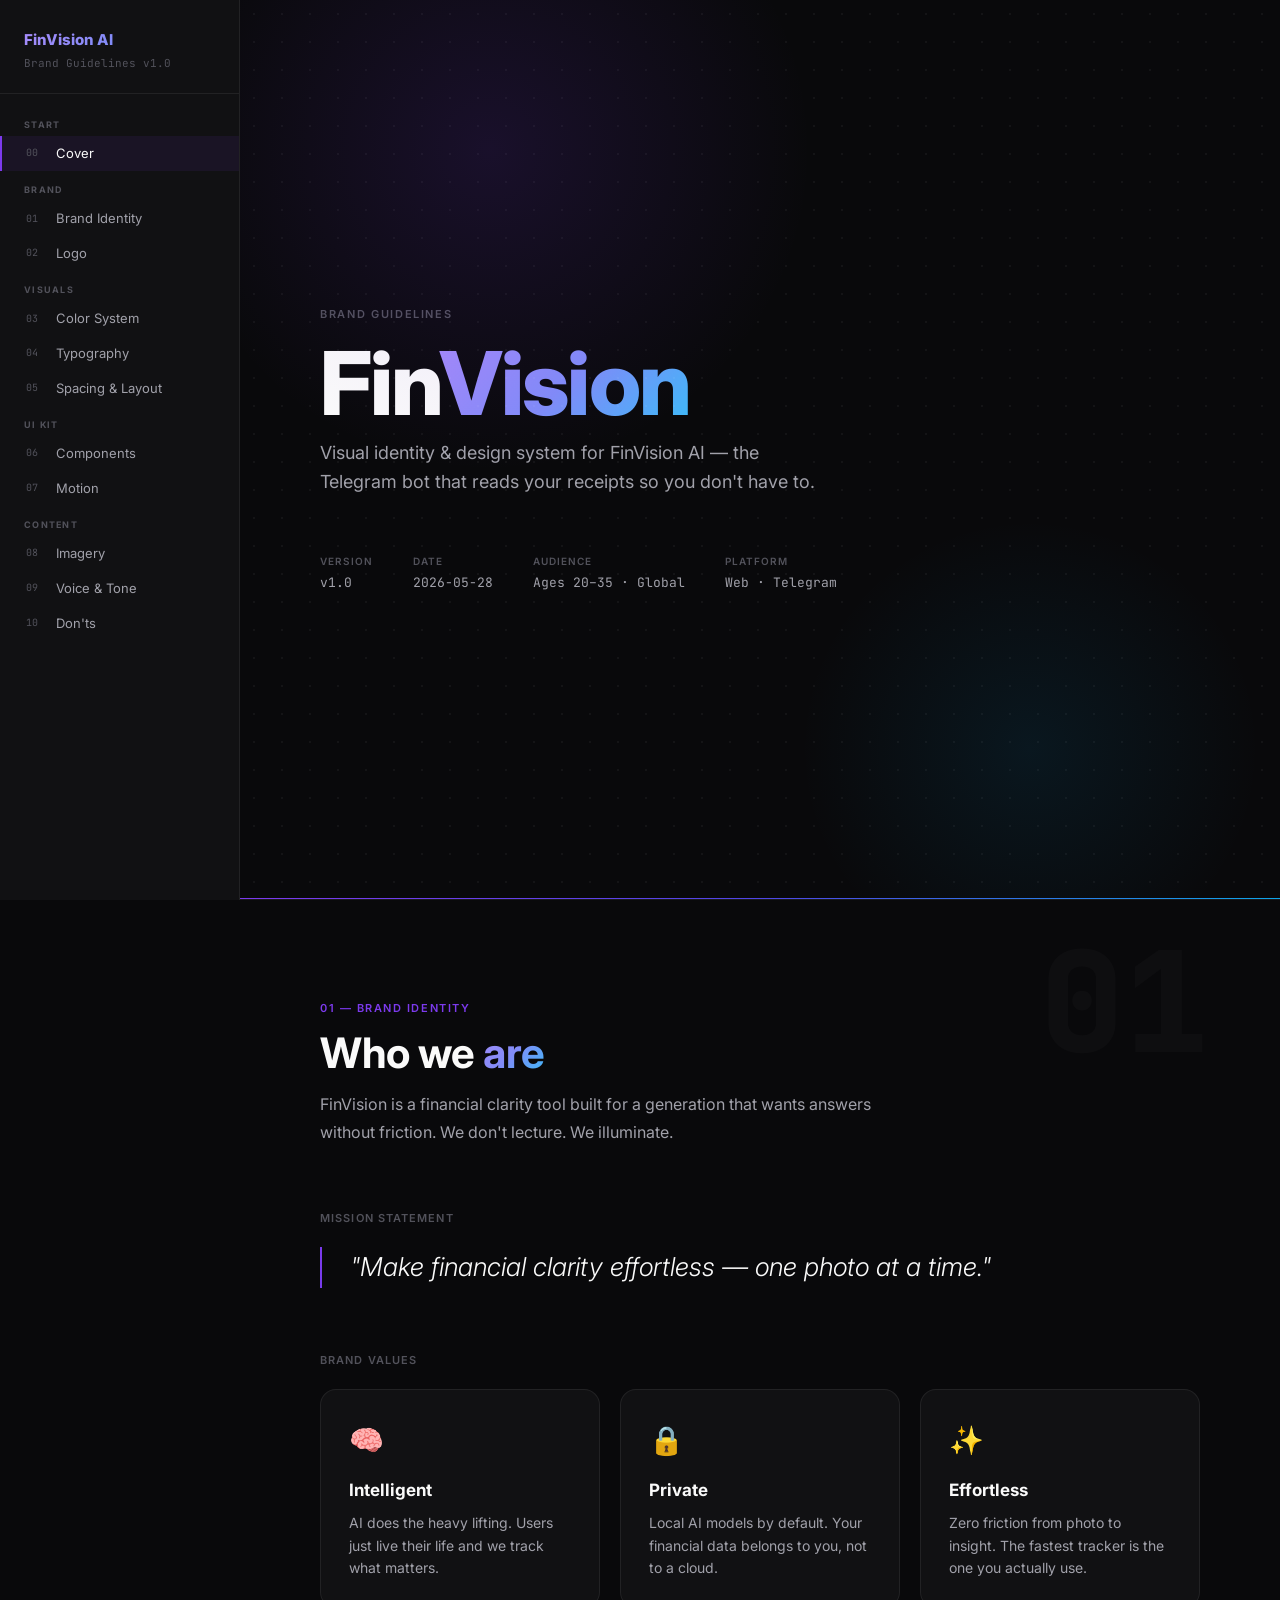
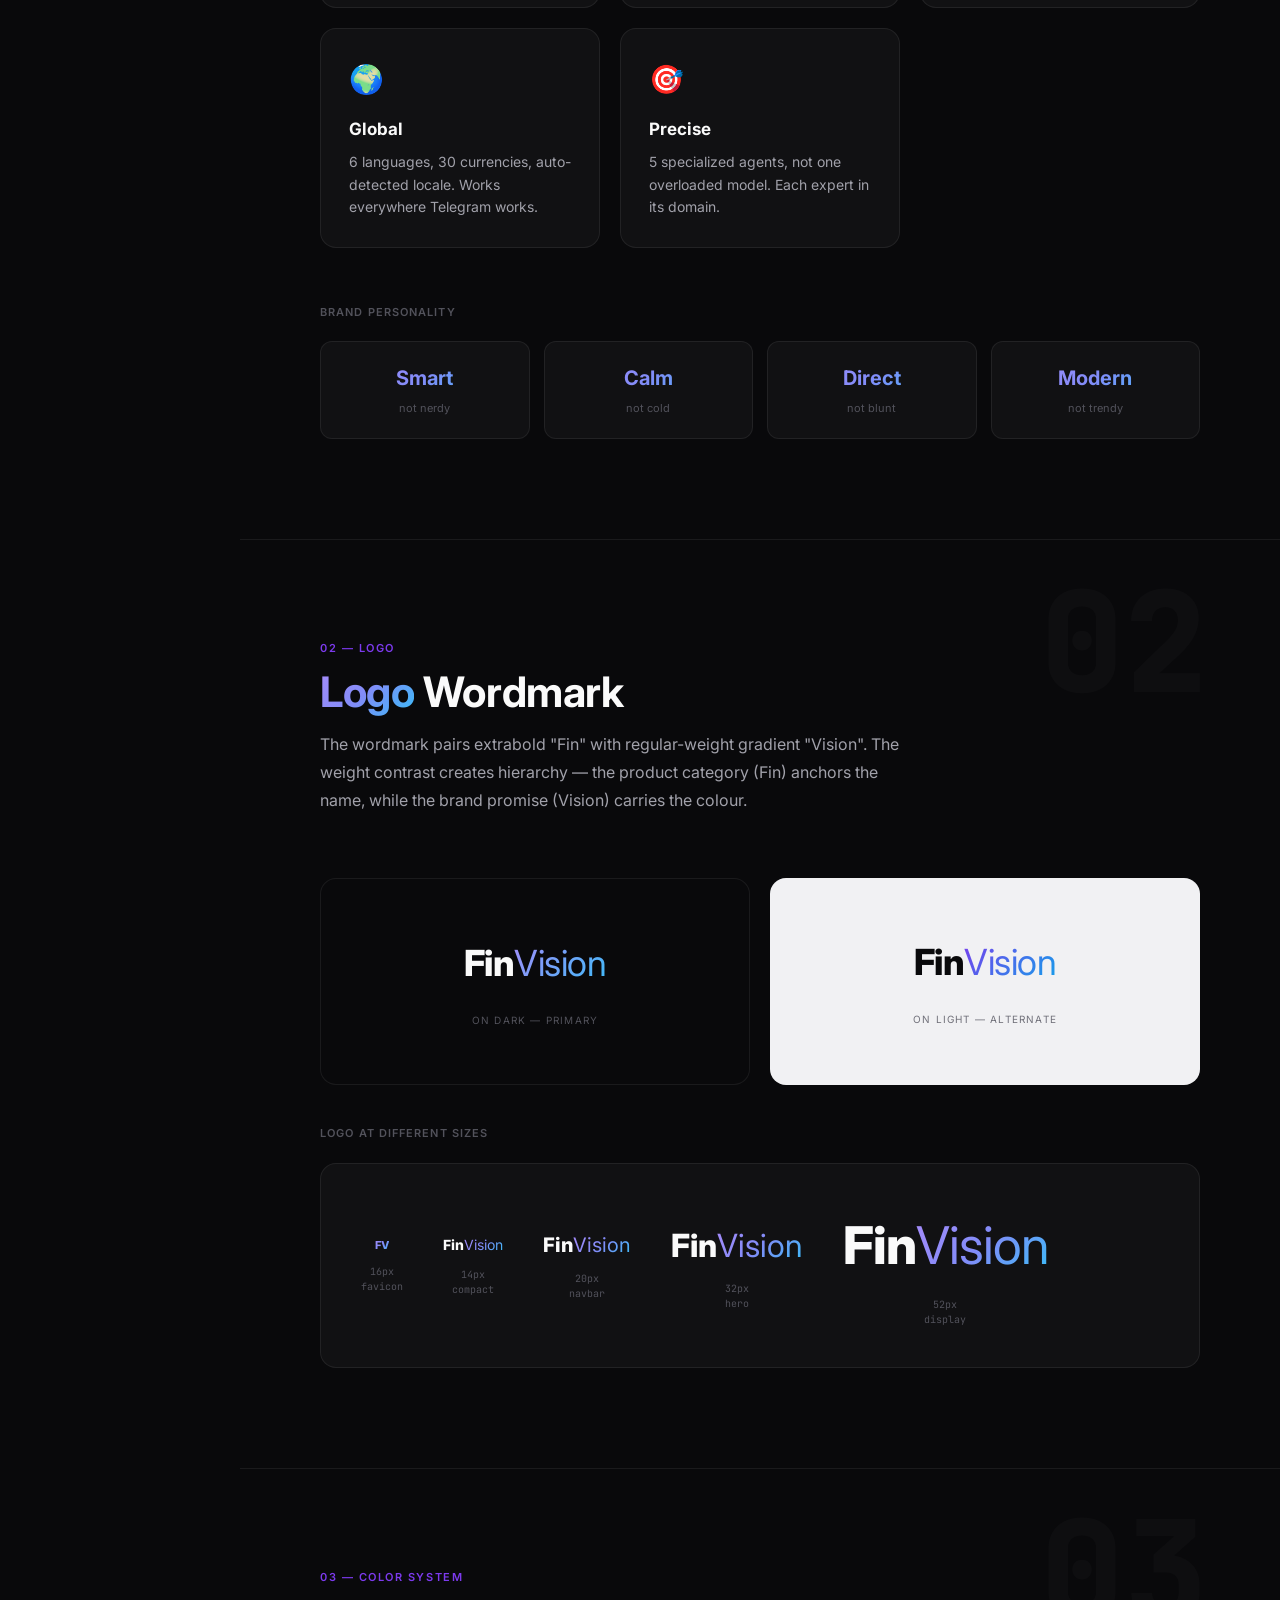
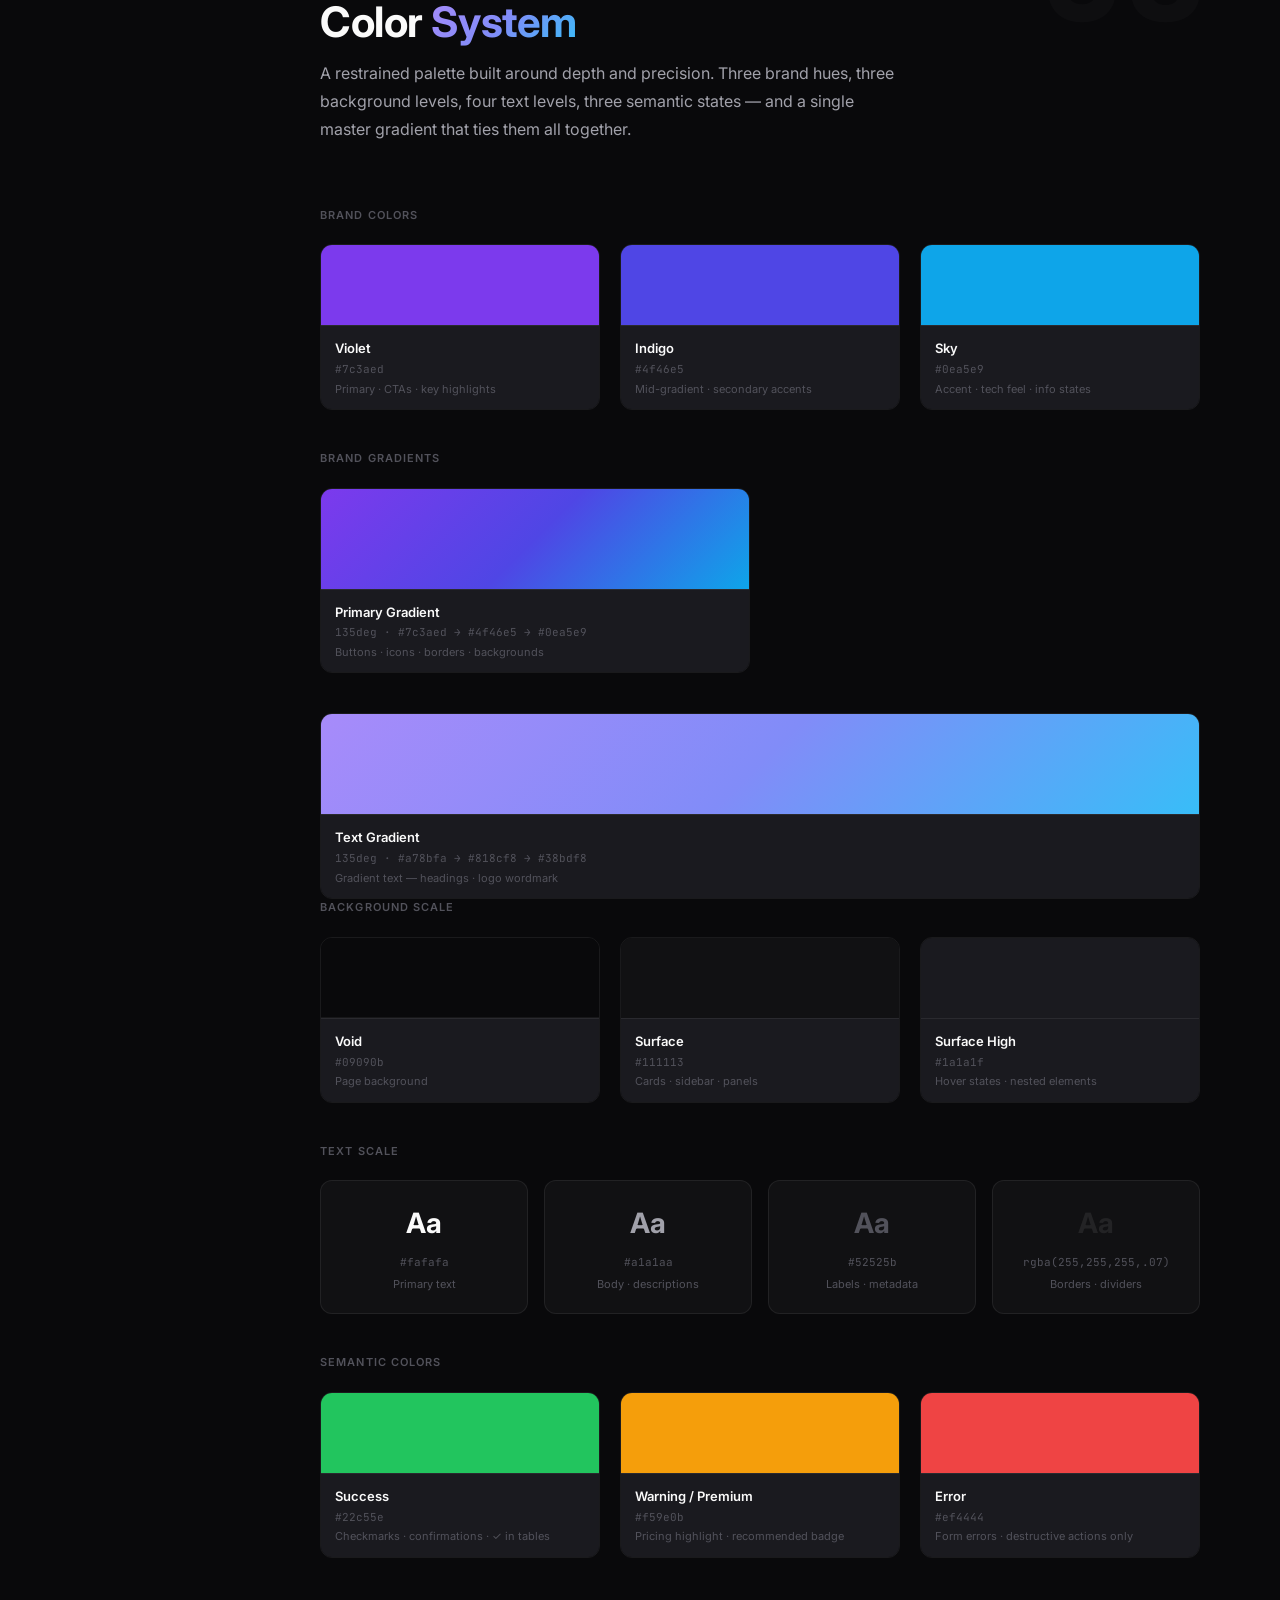
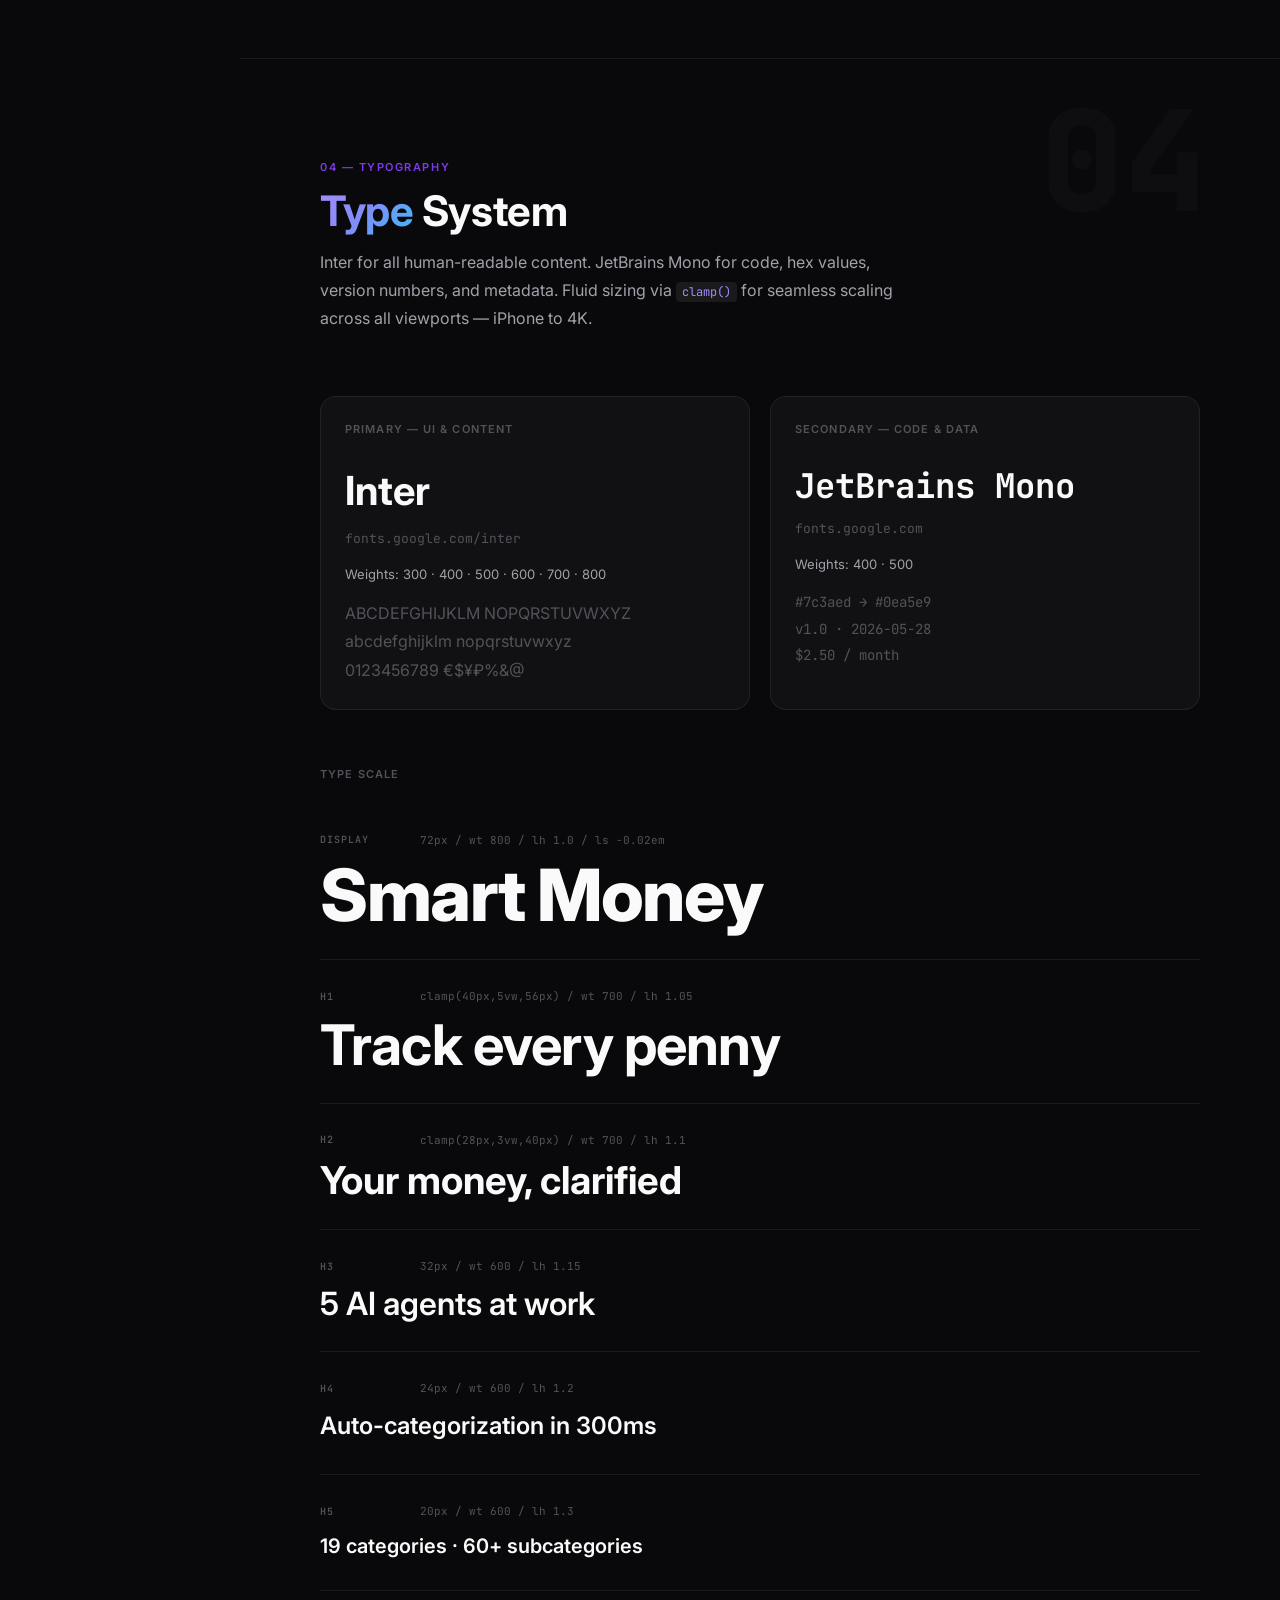
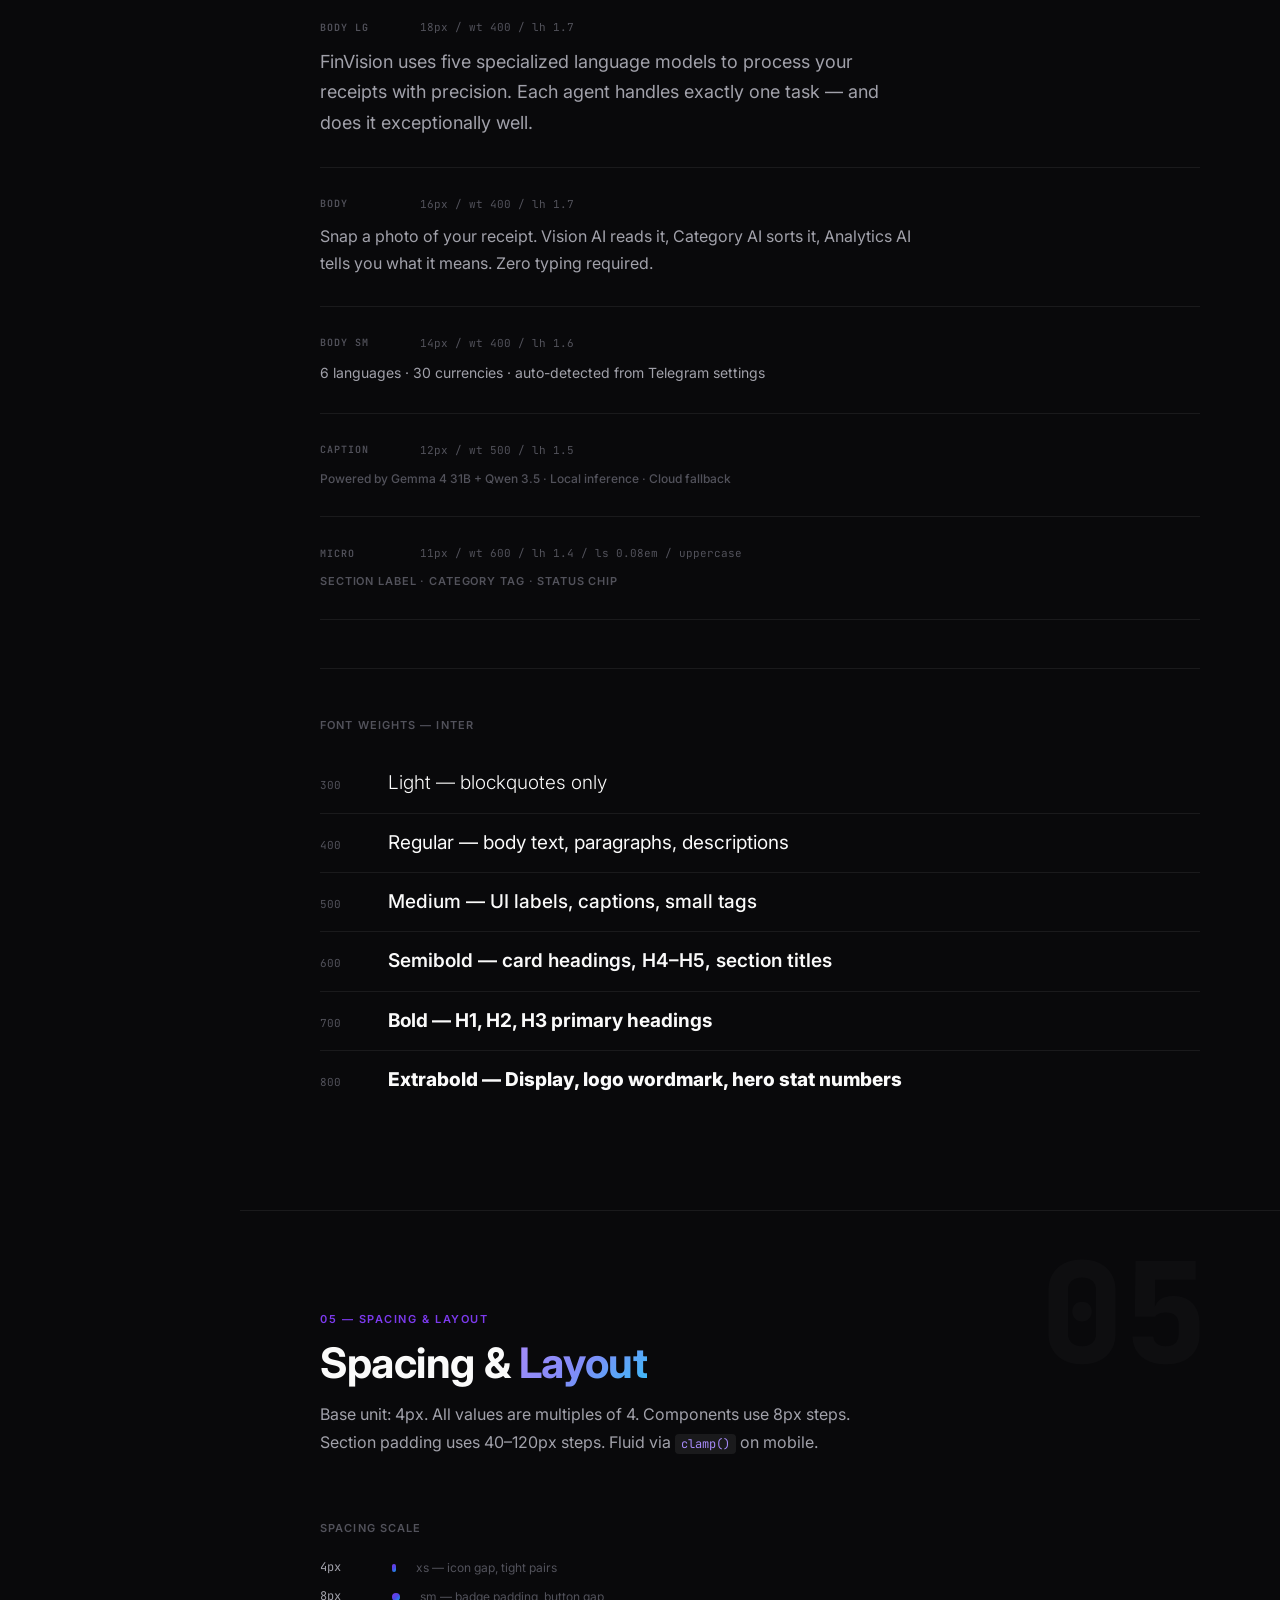
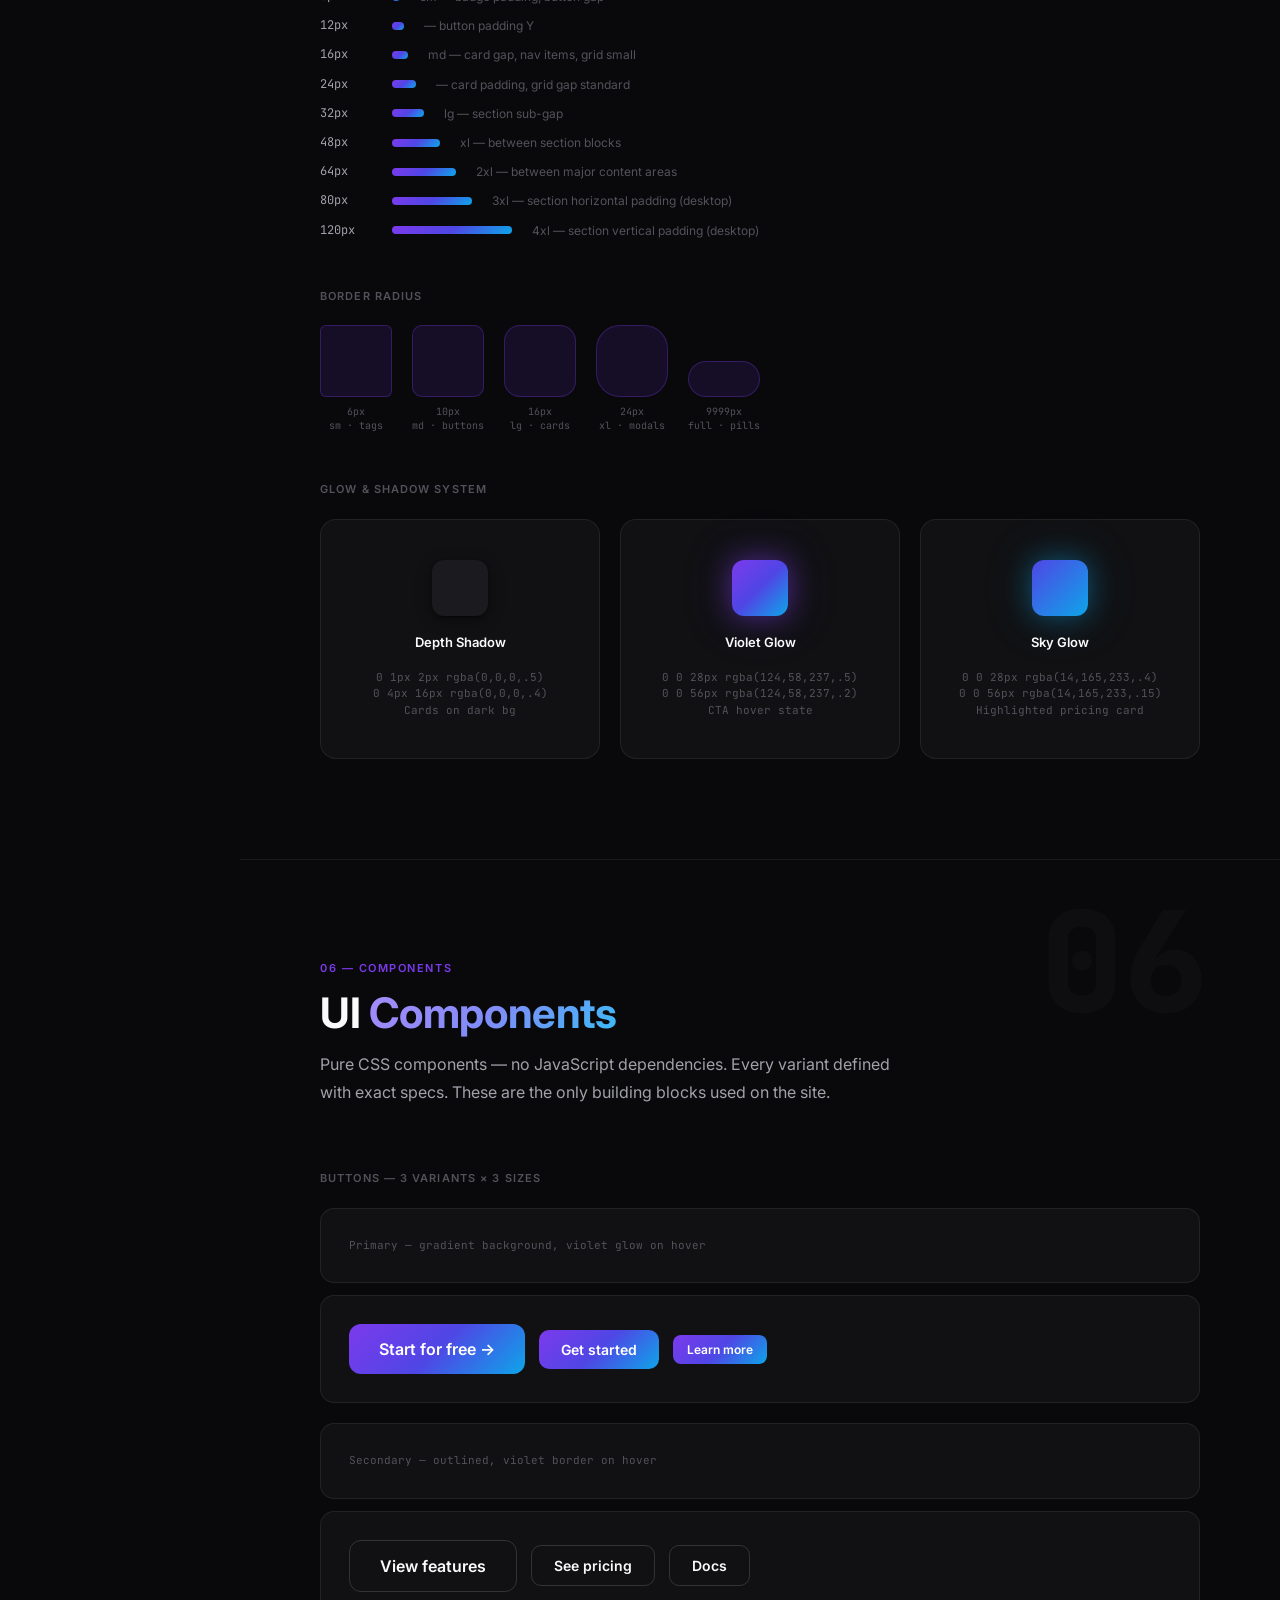
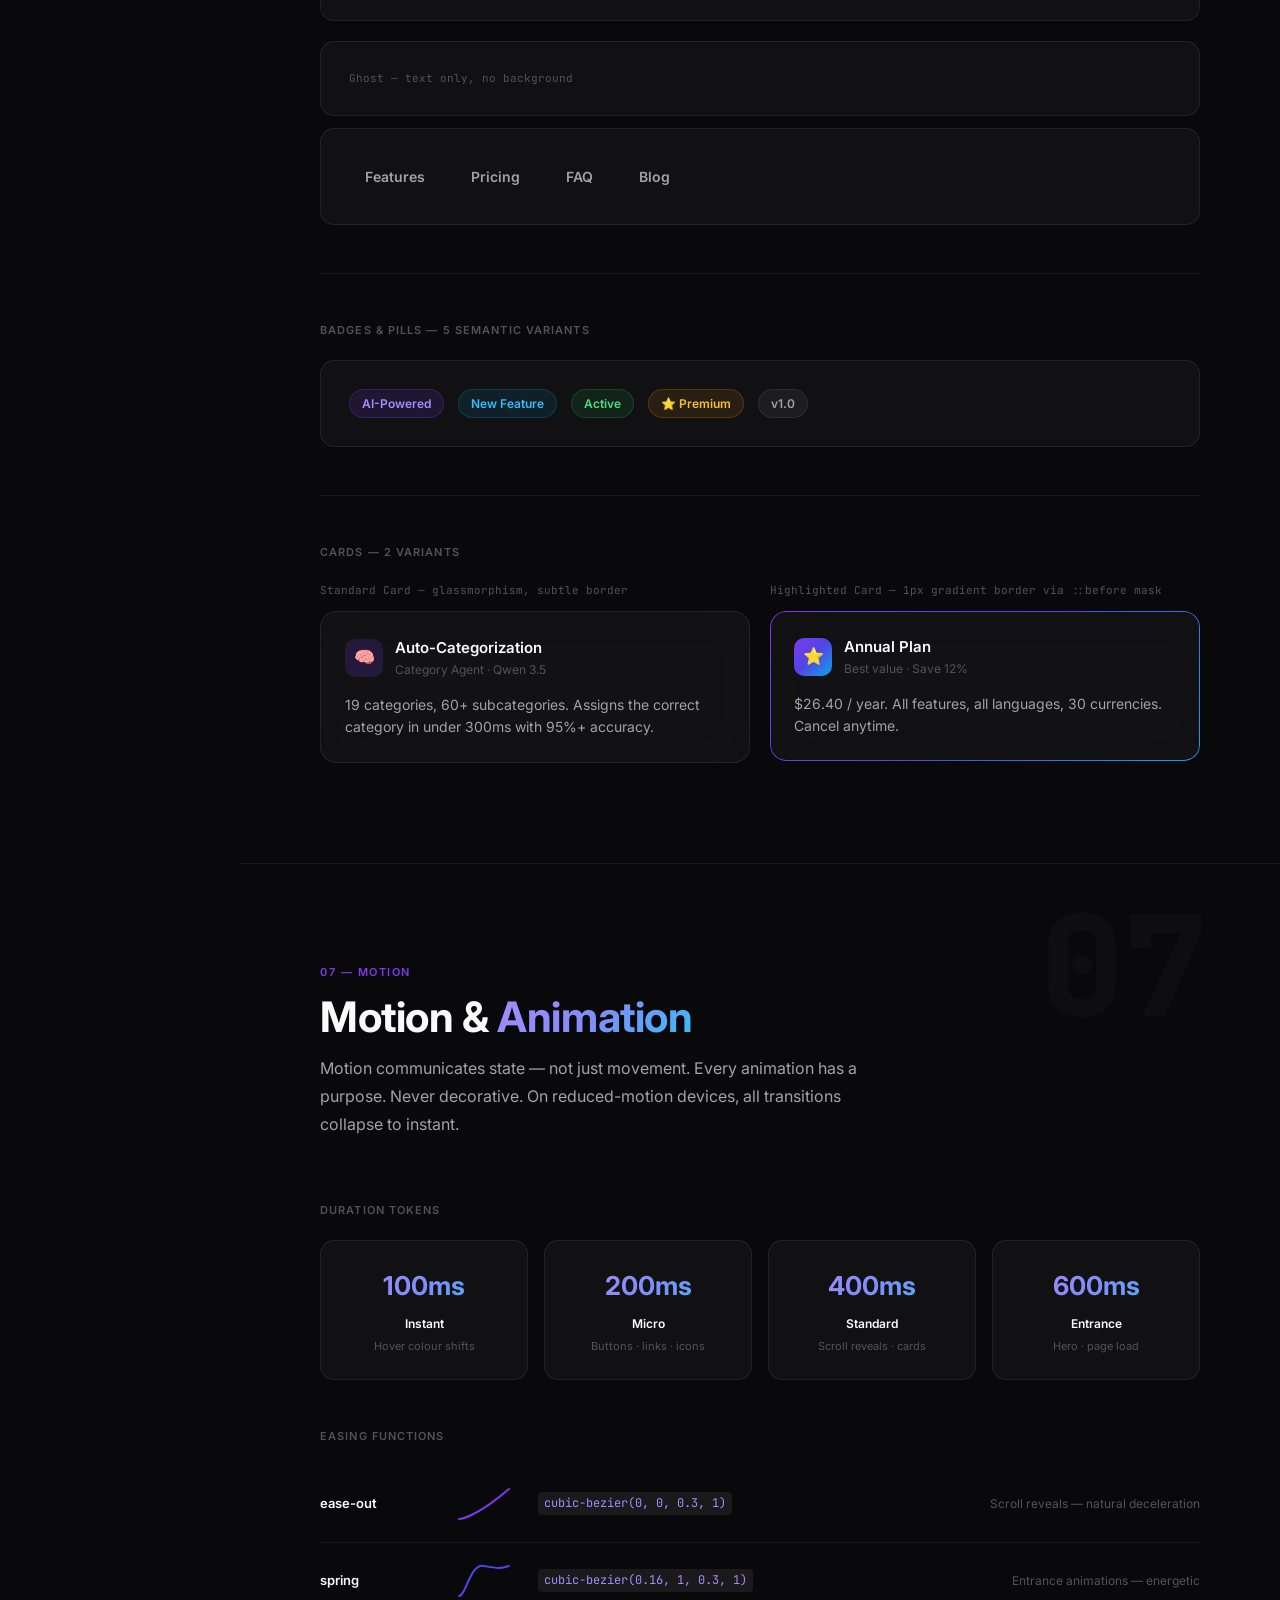
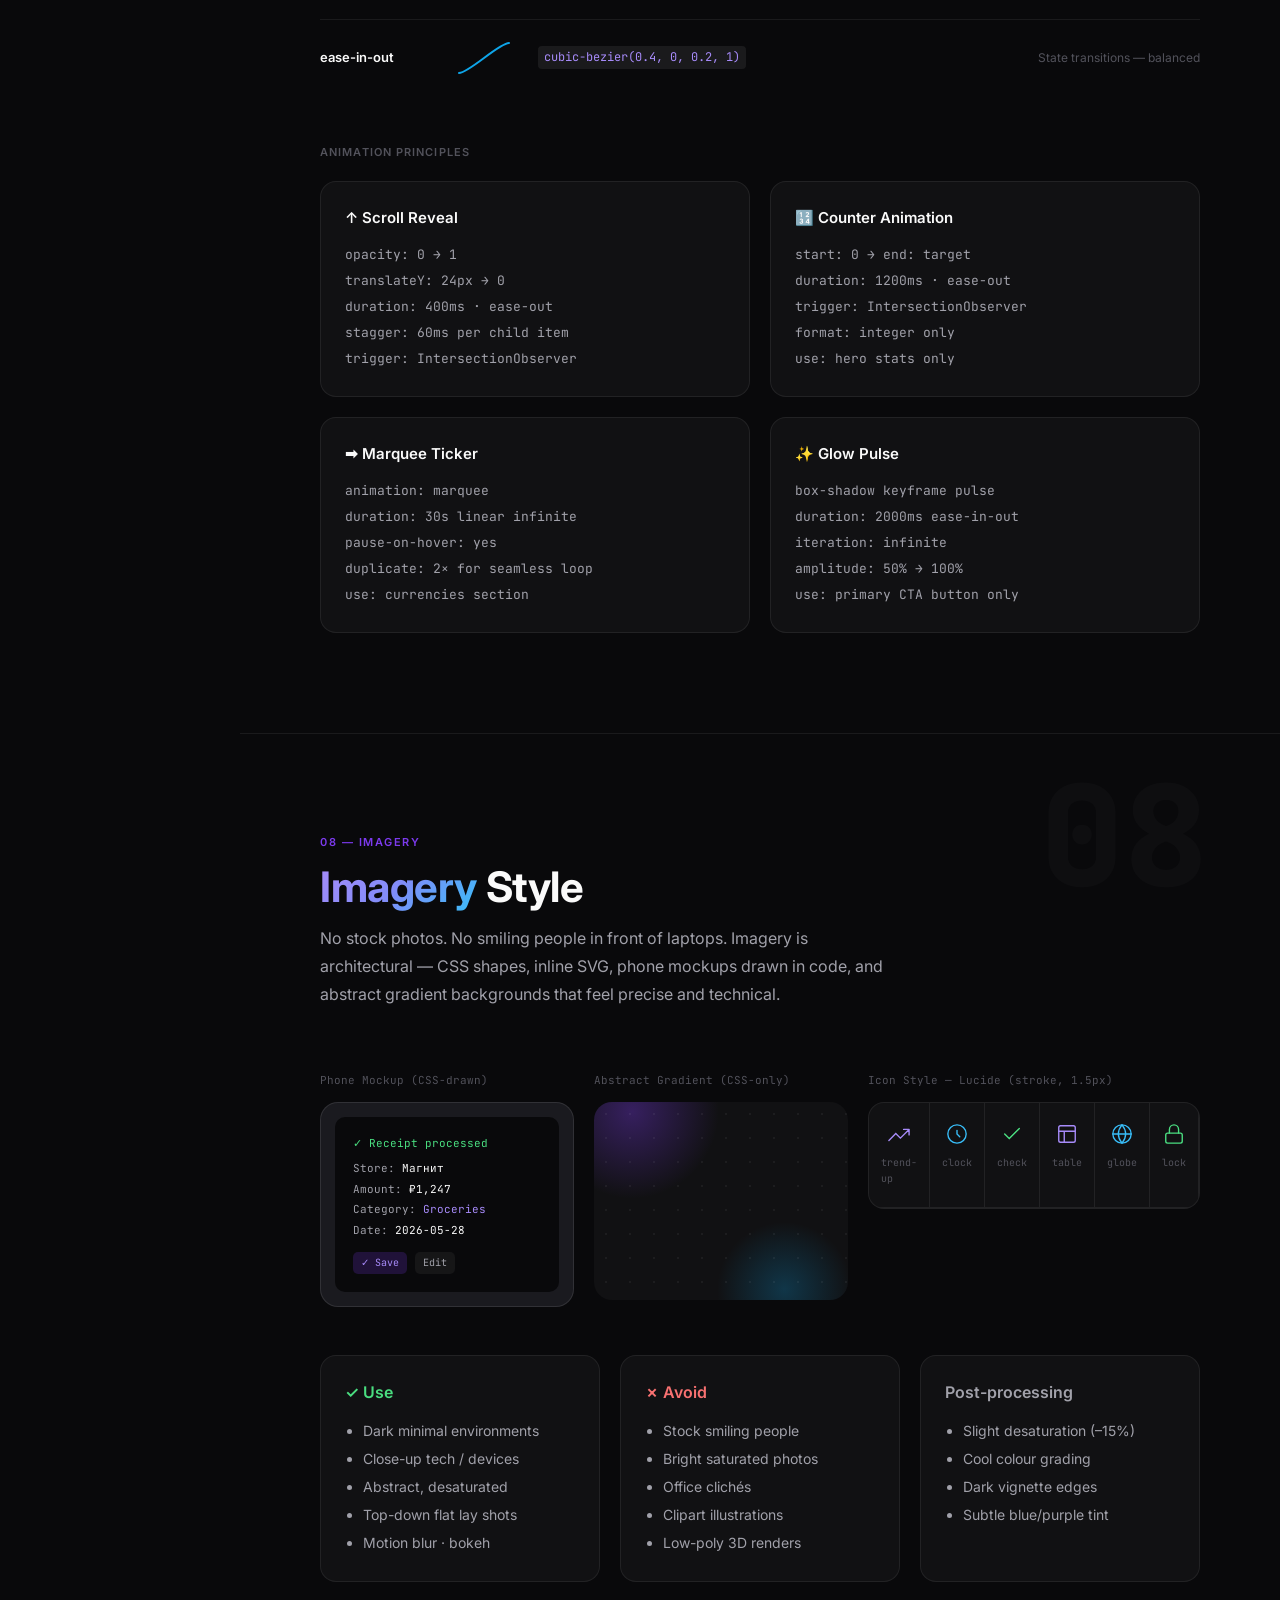
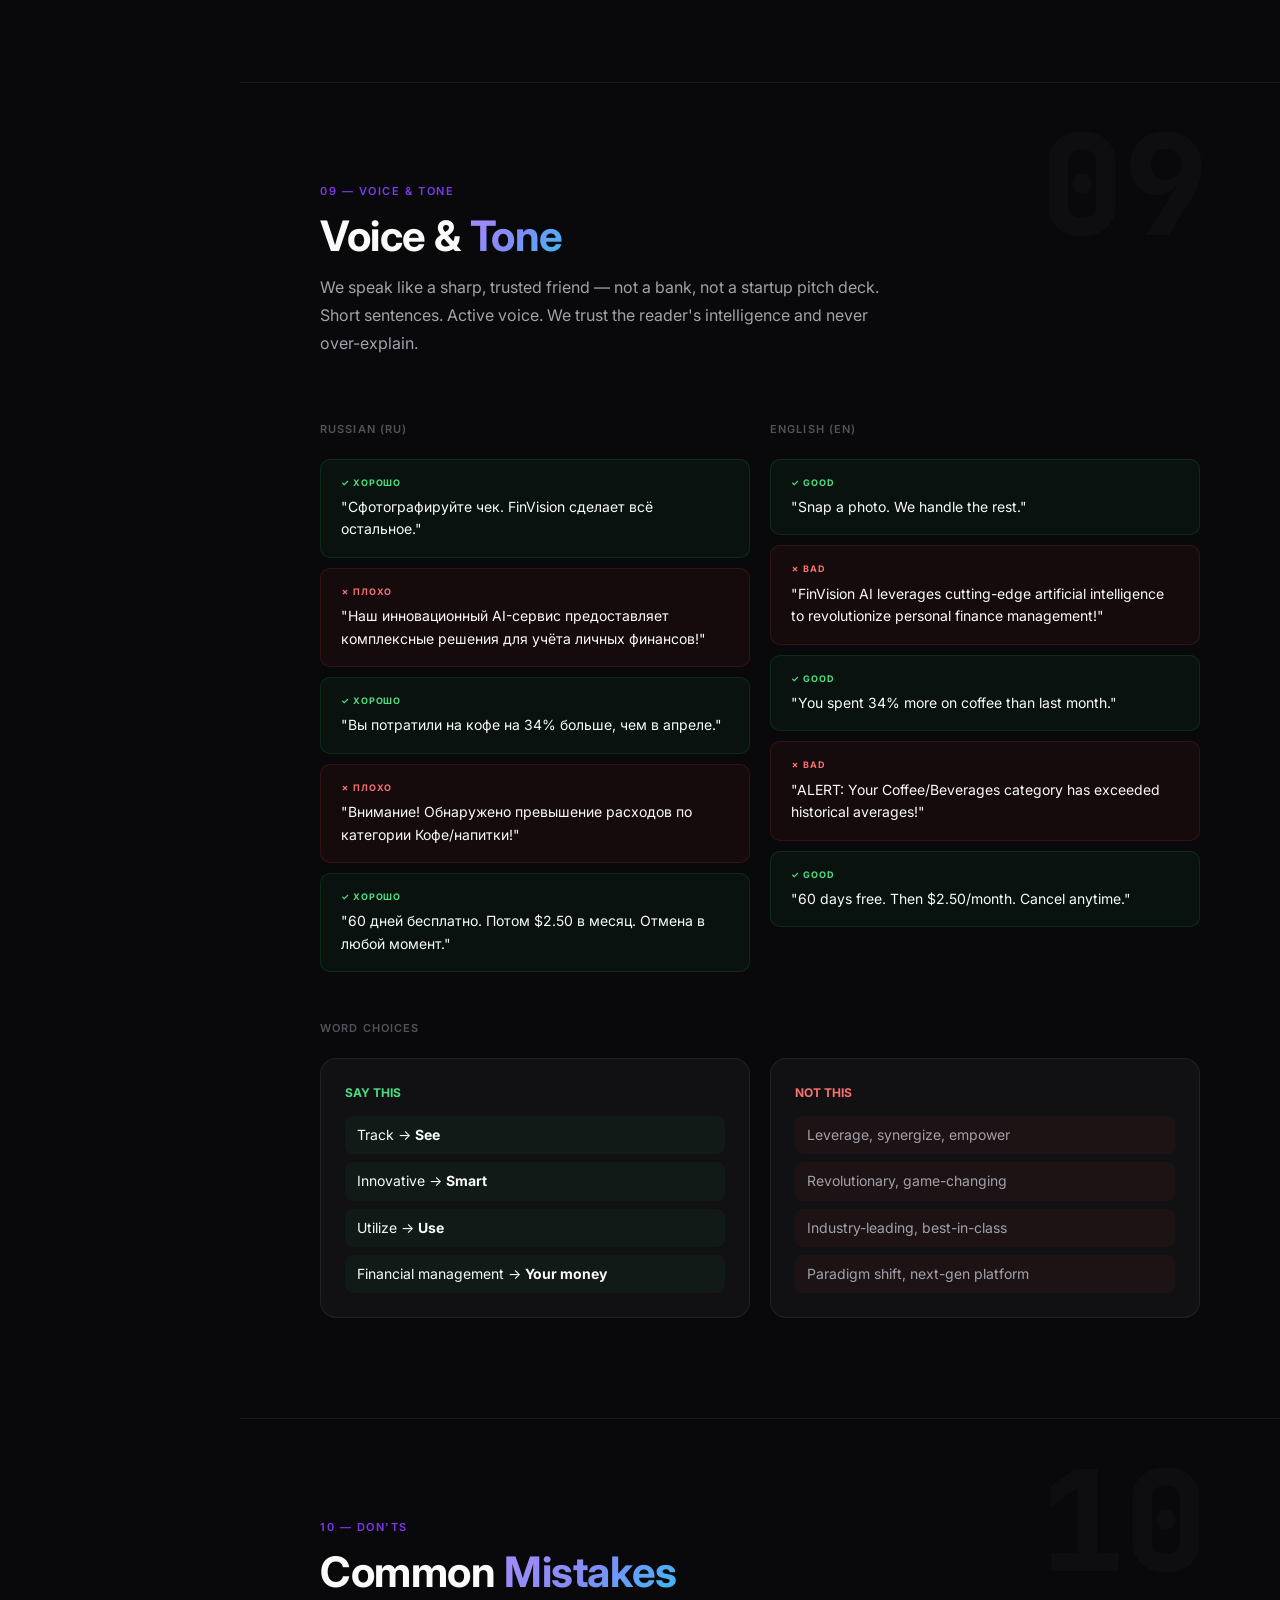
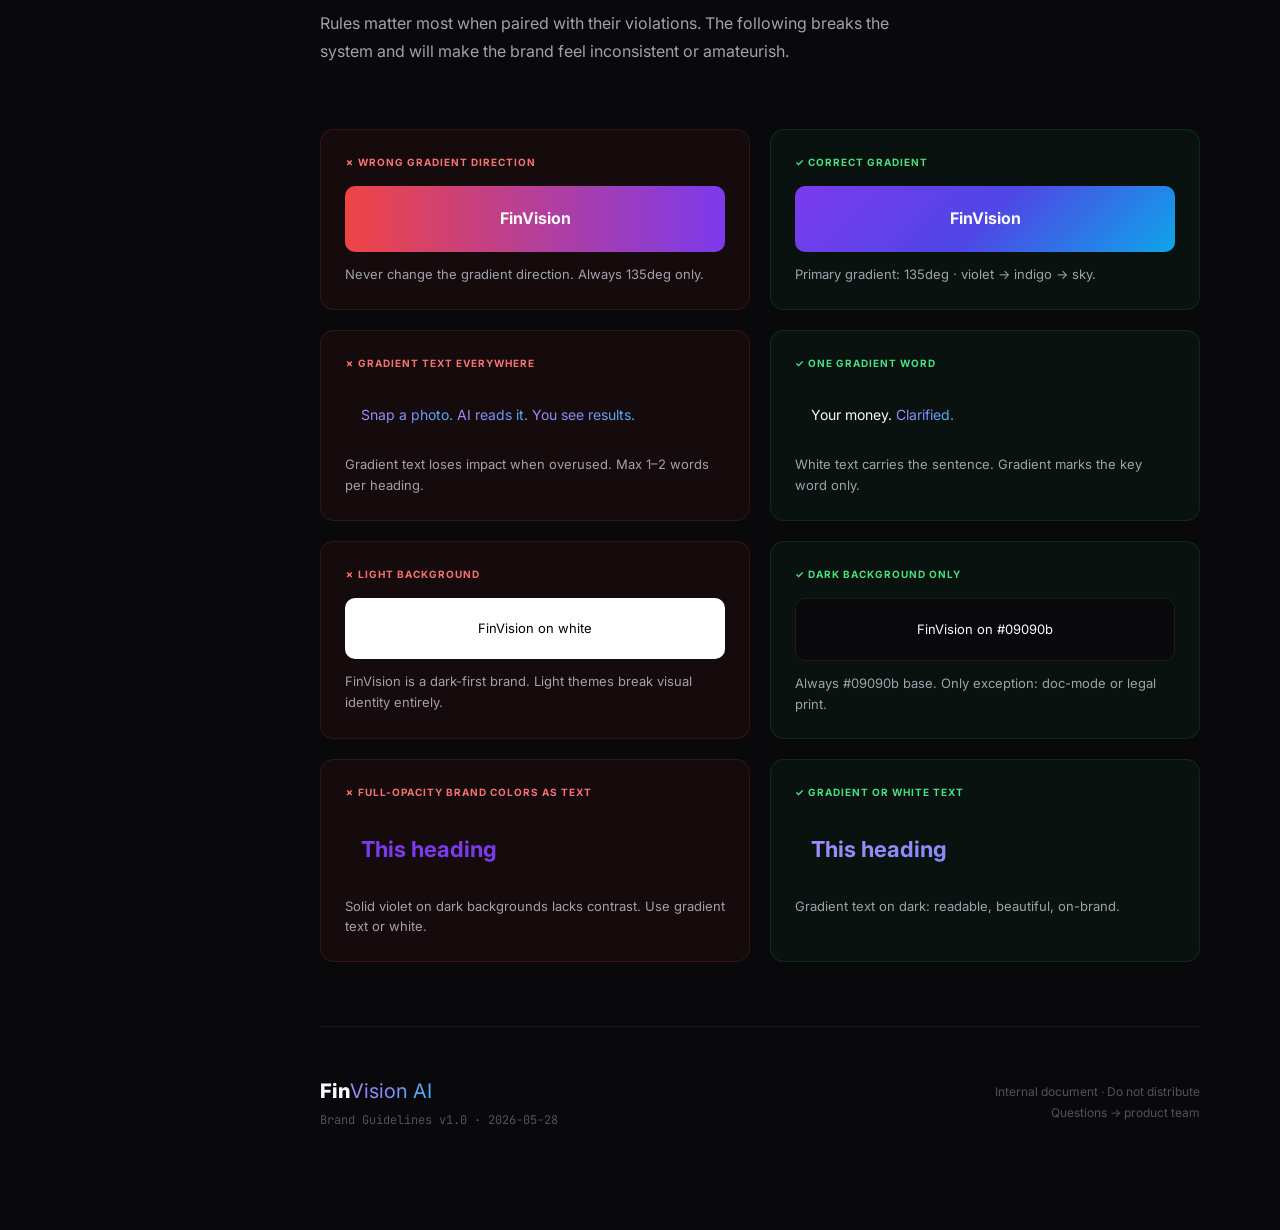
<file: brandbook.html>
<!DOCTYPE html>
<html lang="en">
<head>
<meta charset="UTF-8">
<meta name="viewport" content="width=device-width, initial-scale=1.0">
<title>FinVision AI — Brand Guidelines</title>
<link rel="preconnect" href="https://fonts.googleapis.com">
<link rel="preconnect" href="https://fonts.gstatic.com" crossorigin>
<link href="https://fonts.googleapis.com/css2?family=Inter:wght@300;400;500;600;700;800&family=JetBrains+Mono:wght@400;500&display=swap" rel="stylesheet">
<style>
*{margin:0;padding:0;box-sizing:border-box}
:root{
  --bg:#09090b;--surface:#111113;--surface-hi:#1a1a1f;
  --border:rgba(255,255,255,0.07);--border-hi:rgba(255,255,255,0.14);
  --violet:#7c3aed;--indigo:#4f46e5;--sky:#0ea5e9;
  --grad:linear-gradient(135deg,#7c3aed,#4f46e5,#0ea5e9);
  --grad-text:linear-gradient(135deg,#a78bfa,#818cf8,#38bdf8);
  --text:#fafafa;--muted:#a1a1aa;--faint:#52525b;
  --green:#22c55e;--amber:#f59e0b;--red:#ef4444;
  --font:'Inter',-apple-system,sans-serif;
  --mono:'JetBrains Mono',monospace;
}
html{scroll-behavior:smooth;font-size:16px}
body{font-family:var(--font);background:var(--bg);color:var(--text);line-height:1.6}

/* ── PROGRESS ── */
#progress{position:fixed;top:0;left:240px;right:0;height:2px;background:var(--grad);transform-origin:left;transform:scaleX(0);z-index:300;transition:transform .08s}

/* ── SIDEBAR ── */
.sidebar{position:fixed;top:0;left:0;bottom:0;width:240px;background:var(--surface);border-right:1px solid var(--border);display:flex;flex-direction:column;z-index:200;overflow-y:auto}
.sidebar::-webkit-scrollbar{width:4px}
.sidebar::-webkit-scrollbar-track{background:transparent}
.sidebar::-webkit-scrollbar-thumb{background:rgba(255,255,255,0.1);border-radius:2px}
.sb-logo{padding:28px 24px 20px;border-bottom:1px solid var(--border)}
.sb-brand{font-size:15px;font-weight:800;background:var(--grad-text);-webkit-background-clip:text;-webkit-text-fill-color:transparent;background-clip:text}
.sb-sub{font-size:11px;color:var(--faint);margin-top:3px;font-family:var(--mono)}
.sb-nav{padding:12px 0;flex:1}
.sb-group{font-size:9px;font-weight:700;letter-spacing:.14em;text-transform:uppercase;color:var(--faint);padding:12px 24px 4px}
.sb-link{display:flex;align-items:center;gap:10px;padding:7px 24px;font-size:13px;color:var(--muted);text-decoration:none;cursor:pointer;transition:all .18s;border-left:2px solid transparent}
.sb-link:hover{color:var(--text);background:rgba(255,255,255,0.03)}
.sb-link.active{color:var(--text);background:rgba(124,58,237,0.08);border-left-color:var(--violet)}
.sb-num{font-size:10px;color:var(--faint);font-family:var(--mono);min-width:20px}

/* ── MAIN ── */
.main{margin-left:240px}

/* ── COVER ── */
.cover{min-height:100vh;display:flex;flex-direction:column;justify-content:center;padding:80px;position:relative;overflow:hidden;border-bottom:1px solid var(--border)}
.cover::before{content:'';position:absolute;inset:0;background-image:radial-gradient(rgba(255,255,255,0.045) 1px,transparent 1px);background-size:28px 28px;pointer-events:none}
.cover-glow{position:absolute;top:-200px;left:-100px;width:700px;height:700px;background:radial-gradient(circle,rgba(124,58,237,.14) 0%,transparent 65%);pointer-events:none}
.cover-glow2{position:absolute;bottom:-100px;right:0;width:500px;height:500px;background:radial-gradient(circle,rgba(14,165,233,.09) 0%,transparent 65%);pointer-events:none}
.cover-line{position:absolute;bottom:0;left:0;right:0;height:1px;background:var(--grad)}


.cover-eyebrow{font-size:11px;font-weight:600;letter-spacing:.15em;text-transform:uppercase;color:var(--faint);margin-bottom:16px}
.cover-title{font-size:clamp(52px,7vw,88px);font-weight:800;line-height:1;letter-spacing:-.02em;margin-bottom:12px}
.cover-title .g{background:var(--grad-text);-webkit-background-clip:text;-webkit-text-fill-color:transparent;background-clip:text}
.cover-sub{font-size:18px;color:var(--muted);font-weight:400;max-width:500px;margin-bottom:56px;line-height:1.6}
.cover-meta{display:flex;gap:40px}
.cm-item{display:flex;flex-direction:column;gap:4px}
.cm-label{font-size:10px;font-weight:600;letter-spacing:.1em;text-transform:uppercase;color:var(--faint)}
.cm-value{font-size:13px;color:var(--muted);font-family:var(--mono)}

/* ── SECTION ── */
.section{padding:100px 80px;border-bottom:1px solid var(--border);position:relative;overflow:hidden}
.sec-num{position:absolute;top:32px;right:72px;font-size:140px;font-weight:800;color:rgba(255,255,255,.025);font-family:var(--mono);line-height:1;user-select:none;pointer-events:none}
.sec-eye{font-size:11px;font-weight:600;letter-spacing:.14em;text-transform:uppercase;color:var(--violet);margin-bottom:12px}
.sec-title{font-size:clamp(28px,3.5vw,42px);font-weight:700;margin-bottom:14px;line-height:1.1;letter-spacing:-.01em}
.sec-desc{font-size:16px;color:var(--muted);max-width:580px;line-height:1.75;margin-bottom:64px}
.g{background:var(--grad-text);-webkit-background-clip:text;-webkit-text-fill-color:transparent;background-clip:text}

/* ── GRIDS ── */
.g2{display:grid;grid-template-columns:1fr 1fr;gap:20px}
.g3{display:grid;grid-template-columns:1fr 1fr 1fr;gap:20px}
.g4{display:grid;grid-template-columns:1fr 1fr 1fr 1fr;gap:16px}
.g5{display:grid;grid-template-columns:repeat(5,1fr);gap:14px}

/* ── CARDS ── */
.card{background:var(--surface);border:1px solid var(--border);border-radius:16px;padding:24px}
.card-sm{background:var(--surface);border:1px solid var(--border);border-radius:12px;padding:20px}
.card-label{font-size:11px;font-weight:600;letter-spacing:.1em;text-transform:uppercase;color:var(--faint);margin-bottom:20px}
.divider{height:1px;background:var(--border);margin:48px 0}

/* ── COLOR SWATCHES ── */
.swatch{border-radius:12px;overflow:hidden;border:1px solid var(--border)}
.swatch-bg{height:80px}
.swatch-info{padding:12px 14px;background:var(--surface-hi);border-top:1px solid var(--border)}
.swatch-name{font-size:13px;font-weight:600}
.swatch-hex{font-size:11px;color:var(--faint);font-family:var(--mono);margin-top:2px}
.swatch-use{font-size:11px;color:var(--faint);margin-top:3px;line-height:1.4}
.grad-swatch{border-radius:12px;overflow:hidden;border:1px solid var(--border)}
.grad-bg{height:100px}

/* ── TYPOGRAPHY SPECIMENS ── */
.type-row{padding:28px 0;border-bottom:1px solid var(--border);display:flex;flex-direction:column;gap:10px}
.type-row:last-child{border-bottom:none}
.type-meta{display:flex;align-items:center;gap:20px}
.type-tag{font-size:10px;font-weight:600;letter-spacing:.1em;text-transform:uppercase;color:var(--faint);font-family:var(--mono);min-width:80px}
.type-spec{font-size:11px;color:var(--faint);font-family:var(--mono)}
.t-display{font-size:72px;font-weight:800;line-height:1;letter-spacing:-.02em}
.t-h1{font-size:clamp(40px,5vw,56px);font-weight:700;line-height:1.05;letter-spacing:-.015em}
.t-h2{font-size:clamp(28px,3vw,40px);font-weight:700;line-height:1.1}
.t-h3{font-size:32px;font-weight:600;line-height:1.15}
.t-h4{font-size:24px;font-weight:600}
.t-h5{font-size:20px;font-weight:600}
.t-body-lg{font-size:18px;font-weight:400;line-height:1.7;color:var(--muted);max-width:600px}
.t-body{font-size:16px;font-weight:400;line-height:1.7;color:var(--muted);max-width:600px}
.t-sm{font-size:14px;font-weight:400;color:var(--muted)}
.t-caption{font-size:12px;font-weight:500;color:var(--faint)}
.t-micro{font-size:11px;font-weight:600;letter-spacing:.08em;text-transform:uppercase;color:var(--faint)}

/* ── SPACING SCALE ── */
.sp-row{display:flex;align-items:center;gap:20px;margin-bottom:10px}
.sp-val{font-size:12px;font-family:var(--mono);color:var(--muted);min-width:52px}
.sp-bar{height:8px;border-radius:4px;background:var(--grad);flex-shrink:0}
.sp-use{font-size:12px;color:var(--faint)}

/* ── RADIUS DEMO ── */
.radius-wrap{display:flex;align-items:flex-end;gap:20px;flex-wrap:wrap}
.radius-box{background:rgba(124,58,237,.12);border:1px solid rgba(124,58,237,.3);display:flex;flex-direction:column;align-items:center;justify-content:center;width:72px;height:72px}
.radius-label{font-size:10px;font-family:var(--mono);color:var(--faint);text-align:center;margin-top:8px;line-height:1.4}

/* ── GLOW DEMO ── */
.glow-demo{display:grid;grid-template-columns:1fr 1fr 1fr;gap:20px;margin-bottom:0}
.glow-box{padding:40px 20px;background:var(--surface);border-radius:16px;border:1px solid var(--border);display:flex;flex-direction:column;align-items:center;gap:16px;text-align:center}
.glow-sq{width:56px;height:56px;border-radius:12px}
.glow-name{font-size:13px;font-weight:600}
.glow-css{font-size:11px;font-family:var(--mono);color:var(--faint);line-height:1.5}

/* ── BUTTONS ── */
.btn{display:inline-flex;align-items:center;gap:8px;font-family:var(--font);font-weight:600;border:none;cursor:pointer;transition:all .2s;text-decoration:none;white-space:nowrap}
.btn-primary{background:var(--grad);color:#fff;border-radius:10px;padding:11px 22px;font-size:14px}
.btn-primary:hover{box-shadow:0 0 28px rgba(124,58,237,.5);transform:translateY(-1px)}
.btn-primary.lg{font-size:16px;padding:15px 30px;border-radius:12px}
.btn-primary.sm{font-size:12px;padding:7px 14px;border-radius:8px}
.btn-secondary{background:transparent;color:var(--text);border:1px solid var(--border-hi);border-radius:10px;padding:11px 22px;font-size:14px}
.btn-secondary:hover{border-color:rgba(124,58,237,.5);background:rgba(124,58,237,.06)}
.btn-secondary.lg{font-size:16px;padding:15px 30px;border-radius:12px}
.btn-ghost{background:transparent;color:var(--muted);border-radius:10px;padding:11px 16px;font-size:14px;border:none}
.btn-ghost:hover{color:var(--text)}
.comp-row{display:flex;align-items:center;gap:14px;flex-wrap:wrap;padding:28px;background:var(--surface);border-radius:14px;border:1px solid var(--border);margin-bottom:20px}
.comp-label{font-size:11px;font-family:var(--mono);color:var(--faint);margin-bottom:14px}

/* ── BADGES ── */
.badge{display:inline-flex;align-items:center;font-size:12px;font-weight:600;padding:4px 12px;border-radius:9999px}
.b-violet{background:rgba(124,58,237,.14);color:#a78bfa;border:1px solid rgba(124,58,237,.25)}
.b-sky{background:rgba(14,165,233,.1);color:#38bdf8;border:1px solid rgba(14,165,233,.2)}
.b-green{background:rgba(34,197,94,.1);color:#4ade80;border:1px solid rgba(34,197,94,.2)}
.b-amber{background:rgba(245,158,11,.1);color:#fbbf24;border:1px solid rgba(245,158,11,.2)}
.b-neutral{background:rgba(255,255,255,.05);color:var(--muted);border:1px solid var(--border)}

/* ── DEMO CARDS ── */
.demo-card-glass{background:rgba(255,255,255,.04);backdrop-filter:blur(20px);border:1px solid rgba(255,255,255,.08);border-radius:16px;padding:24px}
.demo-card-glow{background:rgba(255,255,255,.04);backdrop-filter:blur(20px);border-radius:16px;padding:24px;position:relative}
.demo-card-glow::before{content:'';position:absolute;inset:0;border-radius:16px;padding:1px;background:var(--grad);-webkit-mask:linear-gradient(#fff 0 0) content-box,linear-gradient(#fff 0 0);-webkit-mask-composite:xor;mask-composite:exclude}

/* ── VALUE CARDS ── */
.val-card{background:var(--surface);border:1px solid var(--border);border-radius:16px;padding:28px;transition:border-color .3s}
.val-card:hover{border-color:rgba(124,58,237,.3)}
.val-icon{font-size:28px;margin-bottom:14px}
.val-name{font-size:17px;font-weight:700;margin-bottom:8px}
.val-desc{font-size:14px;color:var(--muted);line-height:1.6}

/* ── MOTION ── */
.dur-grid{display:grid;grid-template-columns:repeat(4,1fr);gap:16px;margin-bottom:48px}
.dur-card{background:var(--surface);border:1px solid var(--border);border-radius:14px;padding:24px;text-align:center}
.dur-val{font-size:26px;font-weight:700;background:var(--grad-text);-webkit-background-clip:text;-webkit-text-fill-color:transparent;background-clip:text;margin-bottom:8px}
.dur-name{font-size:12px;font-weight:600;margin-bottom:4px}
.dur-use{font-size:11px;color:var(--faint)}

.ease-row{display:flex;align-items:center;gap:24px;padding:18px 0;border-bottom:1px solid var(--border)}
.ease-row:last-child{border-bottom:none}
.ease-name{font-size:13px;font-weight:600;min-width:110px}
.ease-curve{flex-shrink:0}
.ease-val{font-size:12px;font-family:var(--mono);color:var(--faint)}
.ease-note{font-size:12px;color:var(--faint);margin-left:auto}

/* ── VOICE ── */
.voice-ex{padding:16px 20px;border-radius:10px;margin-bottom:10px}
.voice-good{background:rgba(34,197,94,.05);border:1px solid rgba(34,197,94,.14)}
.voice-bad{background:rgba(239,68,68,.05);border:1px solid rgba(239,68,68,.14)}
.voice-tag{font-size:9px;font-weight:700;letter-spacing:.1em;text-transform:uppercase;margin-bottom:6px}
.vt-g{color:#4ade80}.vt-b{color:#f87171}
.voice-text{font-size:14px;line-height:1.6}

/* ── DON'TS ── */
.donts-grid{display:grid;grid-template-columns:1fr 1fr;gap:20px}
.dont-card{border-radius:14px;padding:24px}
.dont-bad{background:rgba(239,68,68,.05);border:1px solid rgba(239,68,68,.14)}
.dont-good{background:rgba(34,197,94,.05);border:1px solid rgba(34,197,94,.14)}
.dont-label{font-size:10px;font-weight:700;letter-spacing:.1em;text-transform:uppercase;margin-bottom:16px}
.dl-bad{color:#f87171}.dl-good{color:#4ade80}

/* ── LOGO SIZES ── */
.logo-sizes{display:flex;align-items:center;gap:40px;flex-wrap:wrap;padding:40px;background:var(--surface);border-radius:16px;border:1px solid var(--border)}
.ls-item{display:flex;flex-direction:column;align-items:center;gap:10px}
.ls-meta{font-size:10px;font-family:var(--mono);color:var(--faint);text-align:center;line-height:1.5}

/* ── WEIGHTS ── */
.w-row{display:flex;align-items:baseline;gap:20px;padding:14px 0;border-bottom:1px solid var(--border)}
.w-row:last-child{border-bottom:none}
.w-num{font-size:11px;font-family:var(--mono);color:var(--faint);min-width:48px}
.w-sample{font-size:19px}

/* ── PERSONALITY ── */
.pers-grid{display:grid;grid-template-columns:repeat(4,1fr);gap:14px}
.pers-card{padding:20px;background:var(--surface);border-radius:12px;border:1px solid var(--border);text-align:center}
.pers-word{font-size:20px;font-weight:700;margin-bottom:6px;background:var(--grad-text);-webkit-background-clip:text;-webkit-text-fill-color:transparent;background-clip:text}
.pers-not{font-size:11px;color:var(--faint)}

code{font-family:var(--mono);font-size:12px;background:rgba(255,255,255,.07);padding:2px 6px;border-radius:4px;color:#a78bfa}

/* ── BLOCKQUOTE ── */
blockquote{font-size:clamp(18px,2.5vw,26px);font-weight:300;font-style:italic;line-height:1.55;color:var(--text);border-left:2px solid;border-image:var(--grad) 1;padding-left:28px;max-width:680px}

/* ── ICON GRID ── */
.icon-grid{display:grid;grid-template-columns:repeat(6,1fr);gap:0;background:var(--surface);border-radius:16px;border:1px solid var(--border);overflow:hidden}
.icon-cell{display:flex;flex-direction:column;align-items:center;gap:10px;padding:20px 12px;border-right:1px solid var(--border);border-bottom:1px solid var(--border);transition:background .2s}
.icon-cell:hover{background:rgba(255,255,255,.04)}
.icon-name{font-size:10px;font-family:var(--mono);color:var(--faint)}
</style>
</head>
<body>

<div id="progress"></div>

<!-- SIDEBAR -->
<aside class="sidebar">
  <div class="sb-logo">
    <div class="sb-brand">FinVision AI</div>
    <div class="sb-sub">Brand Guidelines v1.0</div>
  </div>
  <nav class="sb-nav">
    <div class="sb-group">Start</div>
    <a class="sb-link" href="#cover"><span class="sb-num">00</span>Cover</a>
    <div class="sb-group">Brand</div>
    <a class="sb-link" href="#identity"><span class="sb-num">01</span>Brand Identity</a>
    <a class="sb-link" href="#logo"><span class="sb-num">02</span>Logo</a>
    <div class="sb-group">Visuals</div>
    <a class="sb-link" href="#colors"><span class="sb-num">03</span>Color System</a>
    <a class="sb-link" href="#typography"><span class="sb-num">04</span>Typography</a>
    <a class="sb-link" href="#spacing"><span class="sb-num">05</span>Spacing & Layout</a>
    <div class="sb-group">UI Kit</div>
    <a class="sb-link" href="#components"><span class="sb-num">06</span>Components</a>
    <a class="sb-link" href="#motion"><span class="sb-num">07</span>Motion</a>
    <div class="sb-group">Content</div>
    <a class="sb-link" href="#imagery"><span class="sb-num">08</span>Imagery</a>
    <a class="sb-link" href="#voice"><span class="sb-num">09</span>Voice & Tone</a>
    <a class="sb-link" href="#donts"><span class="sb-num">10</span>Don'ts</a>
  </nav>
</aside>

<main class="main">

<!-- 00 COVER -->
<section class="cover" id="cover">
  <div class="cover-glow"></div>
  <div class="cover-glow2"></div>
  <div class="cover-line"></div>

  <div class="cover-eyebrow">Brand Guidelines</div>
  <h1 class="cover-title">Fin<span class="g">Vision</span></h1>
  <p class="cover-sub">Visual identity & design system for FinVision AI — the Telegram bot that reads your receipts so you don't have to.</p>
  <div class="cover-meta">
    <div class="cm-item"><span class="cm-label">Version</span><span class="cm-value">v1.0</span></div>
    <div class="cm-item"><span class="cm-label">Date</span><span class="cm-value">2026-05-28</span></div>
    <div class="cm-item"><span class="cm-label">Audience</span><span class="cm-value">Ages 20–35 · Global</span></div>
    <div class="cm-item"><span class="cm-label">Platform</span><span class="cm-value">Web · Telegram</span></div>
  </div>
</section>

<!-- 01 BRAND IDENTITY -->
<section class="section" id="identity">
  <div class="sec-num">01</div>
  <div class="sec-eye">01 — Brand Identity</div>
  <h2 class="sec-title">Who we <span class="g">are</span></h2>
  <p class="sec-desc">FinVision is a financial clarity tool built for a generation that wants answers without friction. We don't lecture. We illuminate.</p>

  <div class="card-label">Mission Statement</div>
  <blockquote style="margin-bottom:64px">"Make financial clarity effortless — one photo at a time."</blockquote>

  <div class="card-label">Brand Values</div>
  <div class="g3" style="margin-bottom:56px">
    <div class="val-card"><div class="val-icon">🧠</div><div class="val-name">Intelligent</div><div class="val-desc">AI does the heavy lifting. Users just live their life and we track what matters.</div></div>
    <div class="val-card"><div class="val-icon">🔒</div><div class="val-name">Private</div><div class="val-desc">Local AI models by default. Your financial data belongs to you, not to a cloud.</div></div>
    <div class="val-card"><div class="val-icon">✨</div><div class="val-name">Effortless</div><div class="val-desc">Zero friction from photo to insight. The fastest tracker is the one you actually use.</div></div>
    <div class="val-card"><div class="val-icon">🌍</div><div class="val-name">Global</div><div class="val-desc">6 languages, 30 currencies, auto-detected locale. Works everywhere Telegram works.</div></div>
    <div class="val-card"><div class="val-icon">🎯</div><div class="val-name">Precise</div><div class="val-desc">5 specialized agents, not one overloaded model. Each expert in its domain.</div></div>
  </div>

  <div class="card-label">Brand Personality</div>
  <div class="pers-grid">
    <div class="pers-card"><div class="pers-word">Smart</div><div class="pers-not">not nerdy</div></div>
    <div class="pers-card"><div class="pers-word">Calm</div><div class="pers-not">not cold</div></div>
    <div class="pers-card"><div class="pers-word">Direct</div><div class="pers-not">not blunt</div></div>
    <div class="pers-card"><div class="pers-word">Modern</div><div class="pers-not">not trendy</div></div>
  </div>
</section>

<!-- 02 LOGO -->
<section class="section" id="logo">
  <div class="sec-num">02</div>
  <div class="sec-eye">02 — Logo</div>
  <h2 class="sec-title"><span class="g">Logo</span> Wordmark</h2>
  <p class="sec-desc">The wordmark pairs extrabold "Fin" with regular-weight gradient "Vision". The weight contrast creates hierarchy — the product category (Fin) anchors the name, while the brand promise (Vision) carries the colour.</p>

  <div class="g2" style="margin-bottom:40px">
    <!-- Dark -->
    <div style="background:#09090b;border:1px solid var(--border);border-radius:16px;padding:56px 40px;display:flex;flex-direction:column;align-items:center;gap:20px">
      <div style="display:flex;align-items:baseline">
        <span style="font-size:36px;font-weight:800;color:#fafafa;letter-spacing:-.015em">Fin</span>
        <span style="font-size:36px;font-weight:400;letter-spacing:-.015em;background:linear-gradient(135deg,#a78bfa,#38bdf8);-webkit-background-clip:text;-webkit-text-fill-color:transparent;background-clip:text">Vision</span>
      </div>
      <div style="font-size:10px;letter-spacing:.12em;text-transform:uppercase;color:var(--faint)">On Dark — Primary</div>
    </div>
    <!-- Light -->
    <div style="background:#f1f1f3;border-radius:16px;padding:56px 40px;display:flex;flex-direction:column;align-items:center;gap:20px">
      <div style="display:flex;align-items:baseline">
        <span style="font-size:36px;font-weight:800;color:#09090b;letter-spacing:-.015em">Fin</span>
        <span style="font-size:36px;font-weight:400;letter-spacing:-.015em;background:linear-gradient(135deg,#7c3aed,#0ea5e9);-webkit-background-clip:text;-webkit-text-fill-color:transparent;background-clip:text">Vision</span>
      </div>
      <div style="font-size:10px;letter-spacing:.12em;text-transform:uppercase;color:#71717a">On Light — Alternate</div>
    </div>
  </div>

  <div class="card-label">Logo at Different Sizes</div>
  <div class="logo-sizes">
    <div class="ls-item">
      <div style="font-size:11px;font-weight:800;background:var(--grad-text);-webkit-background-clip:text;-webkit-text-fill-color:transparent;background-clip:text">FV</div>
      <div class="ls-meta">16px<br>favicon</div>
    </div>
    <div class="ls-item">
      <div style="font-size:14px;font-weight:800">Fin<span style="font-weight:400;background:var(--grad-text);-webkit-background-clip:text;-webkit-text-fill-color:transparent;background-clip:text">Vision</span></div>
      <div class="ls-meta">14px<br>compact</div>
    </div>
    <div class="ls-item">
      <div style="font-size:20px;font-weight:800">Fin<span style="font-weight:400;background:var(--grad-text);-webkit-background-clip:text;-webkit-text-fill-color:transparent;background-clip:text">Vision</span></div>
      <div class="ls-meta">20px<br>navbar</div>
    </div>
    <div class="ls-item">
      <div style="font-size:32px;font-weight:800">Fin<span style="font-weight:400;background:var(--grad-text);-webkit-background-clip:text;-webkit-text-fill-color:transparent;background-clip:text">Vision</span></div>
      <div class="ls-meta">32px<br>hero</div>
    </div>
    <div class="ls-item">
      <div style="font-size:52px;font-weight:800;letter-spacing:-.02em">Fin<span style="font-weight:400;background:var(--grad-text);-webkit-background-clip:text;-webkit-text-fill-color:transparent;background-clip:text">Vision</span></div>
      <div class="ls-meta">52px<br>display</div>
    </div>
  </div>
</section>

<!-- 03 COLORS -->
<section class="section" id="colors">
  <div class="sec-num">03</div>
  <div class="sec-eye">03 — Color System</div>
  <h2 class="sec-title">Color <span class="g">System</span></h2>
  <p class="sec-desc">A restrained palette built around depth and precision. Three brand hues, three background levels, four text levels, three semantic states — and a single master gradient that ties them all together.</p>

  <div class="card-label">Brand Colors</div>
  <div class="g3" style="margin-bottom:40px">
    <div class="swatch"><div class="swatch-bg" style="background:#7c3aed"></div><div class="swatch-info"><div class="swatch-name">Violet</div><div class="swatch-hex">#7c3aed</div><div class="swatch-use">Primary · CTAs · key highlights</div></div></div>
    <div class="swatch"><div class="swatch-bg" style="background:#4f46e5"></div><div class="swatch-info"><div class="swatch-name">Indigo</div><div class="swatch-hex">#4f46e5</div><div class="swatch-use">Mid-gradient · secondary accents</div></div></div>
    <div class="swatch"><div class="swatch-bg" style="background:#0ea5e9"></div><div class="swatch-info"><div class="swatch-name">Sky</div><div class="swatch-hex">#0ea5e9</div><div class="swatch-use">Accent · tech feel · info states</div></div></div>
  </div>

  <div class="card-label">Brand Gradients</div>
  <div class="g2" style="margin-bottom:40px">
    <div class="grad-swatch"><div class="grad-bg" style="background:linear-gradient(135deg,#7c3aed,#4f46e5,#0ea5e9)"></div><div class="swatch-info"><div class="swatch-name">Primary Gradient</div><div class="swatch-hex">135deg · #7c3aed → #4f46e5 → #0ea5e9</div><div class="swatch-use">Buttons · icons · borders · backgrounds</div></div></div></div>
    <div class="grad-swatch"><div class="grad-bg" style="background:linear-gradient(135deg,#a78bfa,#818cf8,#38bdf8)"></div><div class="swatch-info"><div class="swatch-name">Text Gradient</div><div class="swatch-hex">135deg · #a78bfa → #818cf8 → #38bdf8</div><div class="swatch-use">Gradient text — headings · logo wordmark</div></div></div>
  </div>

  <div class="card-label">Background Scale</div>
  <div class="g3" style="margin-bottom:40px">
    <div class="swatch"><div class="swatch-bg" style="background:#09090b;border-bottom:1px solid rgba(255,255,255,.06)"></div><div class="swatch-info"><div class="swatch-name">Void</div><div class="swatch-hex">#09090b</div><div class="swatch-use">Page background</div></div></div>
    <div class="swatch"><div class="swatch-bg" style="background:#111113"></div><div class="swatch-info"><div class="swatch-name">Surface</div><div class="swatch-hex">#111113</div><div class="swatch-use">Cards · sidebar · panels</div></div></div>
    <div class="swatch"><div class="swatch-bg" style="background:#1a1a1f"></div><div class="swatch-info"><div class="swatch-name">Surface High</div><div class="swatch-hex">#1a1a1f</div><div class="swatch-use">Hover states · nested elements</div></div></div>
  </div>

  <div class="card-label">Text Scale</div>
  <div class="g4" style="margin-bottom:40px">
    <div class="card-sm" style="text-align:center"><div style="font-size:28px;color:#fafafa;font-weight:700;margin-bottom:8px">Aa</div><div style="font-size:11px;font-family:var(--mono);color:var(--faint)">#fafafa</div><div style="font-size:11px;color:var(--faint);margin-top:4px">Primary text</div></div>
    <div class="card-sm" style="text-align:center"><div style="font-size:28px;color:#a1a1aa;font-weight:700;margin-bottom:8px">Aa</div><div style="font-size:11px;font-family:var(--mono);color:var(--faint)">#a1a1aa</div><div style="font-size:11px;color:var(--faint);margin-top:4px">Body · descriptions</div></div>
    <div class="card-sm" style="text-align:center"><div style="font-size:28px;color:#52525b;font-weight:700;margin-bottom:8px">Aa</div><div style="font-size:11px;font-family:var(--mono);color:var(--faint)">#52525b</div><div style="font-size:11px;color:var(--faint);margin-top:4px">Labels · metadata</div></div>
    <div class="card-sm" style="text-align:center"><div style="font-size:28px;color:rgba(255,255,255,.08);font-weight:700;margin-bottom:8px">Aa</div><div style="font-size:11px;font-family:var(--mono);color:var(--faint)">rgba(255,255,255,.07)</div><div style="font-size:11px;color:var(--faint);margin-top:4px">Borders · dividers</div></div>
  </div>

  <div class="card-label">Semantic Colors</div>
  <div class="g3">
    <div class="swatch"><div class="swatch-bg" style="background:#22c55e"></div><div class="swatch-info"><div class="swatch-name">Success</div><div class="swatch-hex">#22c55e</div><div class="swatch-use">Checkmarks · confirmations · ✓ in tables</div></div></div>
    <div class="swatch"><div class="swatch-bg" style="background:#f59e0b"></div><div class="swatch-info"><div class="swatch-name">Warning / Premium</div><div class="swatch-hex">#f59e0b</div><div class="swatch-use">Pricing highlight · recommended badge</div></div></div>
    <div class="swatch"><div class="swatch-bg" style="background:#ef4444"></div><div class="swatch-info"><div class="swatch-name">Error</div><div class="swatch-hex">#ef4444</div><div class="swatch-use">Form errors · destructive actions only</div></div></div>
  </div>
</section>

<!-- 04 TYPOGRAPHY -->
<section class="section" id="typography">
  <div class="sec-num">04</div>
  <div class="sec-eye">04 — Typography</div>
  <h2 class="sec-title"><span class="g">Type</span> System</h2>
  <p class="sec-desc">Inter for all human-readable content. JetBrains Mono for code, hex values, version numbers, and metadata. Fluid sizing via <code>clamp()</code> for seamless scaling across all viewports — iPhone to 4K.</p>

  <div class="g2" style="margin-bottom:56px">
    <div class="card"><div class="card-label">Primary — UI & Content</div><div style="font-size:40px;font-weight:700;margin:16px 0 6px">Inter</div><div style="font-size:13px;color:var(--faint);font-family:var(--mono)">fonts.google.com/inter</div><div style="margin-top:14px;font-size:13px;color:var(--muted)">Weights: 300 · 400 · 500 · 600 · 700 · 800</div><div style="margin-top:14px;font-size:16px;color:var(--faint);line-height:1.8">ABCDEFGHIJKLM NOPQRSTUVWXYZ<br>abcdefghijklm nopqrstuvwxyz<br>0123456789 €$¥₽%&@</div></div>
    <div class="card"><div class="card-label">Secondary — Code & Data</div><div style="font-size:34px;font-weight:700;margin:16px 0 6px;font-family:var(--mono)">JetBrains Mono</div><div style="font-size:13px;color:var(--faint);font-family:var(--mono)">fonts.google.com</div><div style="margin-top:14px;font-size:13px;color:var(--muted)">Weights: 400 · 500</div><div style="margin-top:14px;font-size:14px;color:var(--faint);font-family:var(--mono);line-height:1.9">#7c3aed → #0ea5e9<br>v1.0 · 2026-05-28<br>$2.50 / month</div></div>
  </div>

  <div class="card-label">Type Scale</div>
  <div class="type-row"><div class="type-meta"><span class="type-tag">DISPLAY</span><span class="type-spec">72px / wt 800 / lh 1.0 / ls -0.02em</span></div><div class="t-display">Smart Money</div></div>
  <div class="type-row"><div class="type-meta"><span class="type-tag">H1</span><span class="type-spec">clamp(40px,5vw,56px) / wt 700 / lh 1.05</span></div><div class="t-h1">Track every penny</div></div>
  <div class="type-row"><div class="type-meta"><span class="type-tag">H2</span><span class="type-spec">clamp(28px,3vw,40px) / wt 700 / lh 1.1</span></div><div class="t-h2">Your money, clarified</div></div>
  <div class="type-row"><div class="type-meta"><span class="type-tag">H3</span><span class="type-spec">32px / wt 600 / lh 1.15</span></div><div class="t-h3">5 AI agents at work</div></div>
  <div class="type-row"><div class="type-meta"><span class="type-tag">H4</span><span class="type-spec">24px / wt 600 / lh 1.2</span></div><div class="t-h4">Auto-categorization in 300ms</div></div>
  <div class="type-row"><div class="type-meta"><span class="type-tag">H5</span><span class="type-spec">20px / wt 600 / lh 1.3</span></div><div class="t-h5">19 categories · 60+ subcategories</div></div>
  <div class="type-row"><div class="type-meta"><span class="type-tag">BODY LG</span><span class="type-spec">18px / wt 400 / lh 1.7</span></div><div class="t-body-lg">FinVision uses five specialized language models to process your receipts with precision. Each agent handles exactly one task — and does it exceptionally well.</div></div>
  <div class="type-row"><div class="type-meta"><span class="type-tag">BODY</span><span class="type-spec">16px / wt 400 / lh 1.7</span></div><div class="t-body">Snap a photo of your receipt. Vision AI reads it, Category AI sorts it, Analytics AI tells you what it means. Zero typing required.</div></div>
  <div class="type-row"><div class="type-meta"><span class="type-tag">BODY SM</span><span class="type-spec">14px / wt 400 / lh 1.6</span></div><div class="t-sm">6 languages · 30 currencies · auto-detected from Telegram settings</div></div>
  <div class="type-row"><div class="type-meta"><span class="type-tag">CAPTION</span><span class="type-spec">12px / wt 500 / lh 1.5</span></div><div class="t-caption">Powered by Gemma 4 31B + Qwen 3.5 · Local inference · Cloud fallback</div></div>
  <div class="type-row"><div class="type-meta"><span class="type-tag">MICRO</span><span class="type-spec">11px / wt 600 / lh 1.4 / ls 0.08em / uppercase</span></div><div class="t-micro">Section Label · Category Tag · Status Chip</div></div>

  <div class="divider"></div>
  <div class="card-label">Font Weights — Inter</div>
  <div class="w-row"><span class="w-num">300</span><span class="w-sample" style="font-weight:300">Light — blockquotes only</span></div>
  <div class="w-row"><span class="w-num">400</span><span class="w-sample" style="font-weight:400">Regular — body text, paragraphs, descriptions</span></div>
  <div class="w-row"><span class="w-num">500</span><span class="w-sample" style="font-weight:500">Medium — UI labels, captions, small tags</span></div>
  <div class="w-row"><span class="w-num">600</span><span class="w-sample" style="font-weight:600">Semibold — card headings, H4–H5, section titles</span></div>
  <div class="w-row"><span class="w-num">700</span><span class="w-sample" style="font-weight:700">Bold — H1, H2, H3 primary headings</span></div>
  <div class="w-row" style="border:none"><span class="w-num">800</span><span class="w-sample" style="font-weight:800">Extrabold — Display, logo wordmark, hero stat numbers</span></div>
</section>

<!-- 05 SPACING -->
<section class="section" id="spacing">
  <div class="sec-num">05</div>
  <div class="sec-eye">05 — Spacing & Layout</div>
  <h2 class="sec-title">Spacing & <span class="g">Layout</span></h2>
  <p class="sec-desc">Base unit: 4px. All values are multiples of 4. Components use 8px steps. Section padding uses 40–120px steps. Fluid via <code>clamp()</code> on mobile.</p>

  <div class="card-label">Spacing Scale</div>
  <div style="margin-bottom:48px">
    <div class="sp-row"><div class="sp-val">4px</div><div class="sp-bar" style="width:4px"></div><div class="sp-use">xs — icon gap, tight pairs</div></div>
    <div class="sp-row"><div class="sp-val">8px</div><div class="sp-bar" style="width:8px"></div><div class="sp-use">sm — badge padding, button gap</div></div>
    <div class="sp-row"><div class="sp-val">12px</div><div class="sp-bar" style="width:12px"></div><div class="sp-use">— button padding Y</div></div>
    <div class="sp-row"><div class="sp-val">16px</div><div class="sp-bar" style="width:16px"></div><div class="sp-use">md — card gap, nav items, grid small</div></div>
    <div class="sp-row"><div class="sp-val">24px</div><div class="sp-bar" style="width:24px"></div><div class="sp-use">— card padding, grid gap standard</div></div>
    <div class="sp-row"><div class="sp-val">32px</div><div class="sp-bar" style="width:32px"></div><div class="sp-use">lg — section sub-gap</div></div>
    <div class="sp-row"><div class="sp-val">48px</div><div class="sp-bar" style="width:48px"></div><div class="sp-use">xl — between section blocks</div></div>
    <div class="sp-row"><div class="sp-val">64px</div><div class="sp-bar" style="width:64px"></div><div class="sp-use">2xl — between major content areas</div></div>
    <div class="sp-row"><div class="sp-val">80px</div><div class="sp-bar" style="width:80px"></div><div class="sp-use">3xl — section horizontal padding (desktop)</div></div>
    <div class="sp-row"><div class="sp-val">120px</div><div class="sp-bar" style="width:120px"></div><div class="sp-use">4xl — section vertical padding (desktop)</div></div>
  </div>

  <div class="card-label">Border Radius</div>
  <div class="radius-wrap" style="margin-bottom:48px">
    <div><div class="radius-box" style="border-radius:6px"></div><div class="radius-label">6px<br>sm · tags</div></div>
    <div><div class="radius-box" style="border-radius:10px"></div><div class="radius-label">10px<br>md · buttons</div></div>
    <div><div class="radius-box" style="border-radius:16px"></div><div class="radius-label">16px<br>lg · cards</div></div>
    <div><div class="radius-box" style="border-radius:24px"></div><div class="radius-label">24px<br>xl · modals</div></div>
    <div><div class="radius-box" style="border-radius:9999px;width:72px;height:36px"></div><div class="radius-label">9999px<br>full · pills</div></div>
  </div>

  <div class="card-label">Glow & Shadow System</div>
  <div class="glow-demo">
    <div class="glow-box">
      <div class="glow-sq" style="background:var(--surface-hi);box-shadow:0 1px 2px rgba(0,0,0,.5),0 4px 16px rgba(0,0,0,.4)"></div>
      <div class="glow-name">Depth Shadow</div>
      <div class="glow-css">0 1px 2px rgba(0,0,0,.5)<br>0 4px 16px rgba(0,0,0,.4)<br>Cards on dark bg</div>
    </div>
    <div class="glow-box">
      <div class="glow-sq" style="background:var(--grad);box-shadow:0 0 28px rgba(124,58,237,.5),0 0 56px rgba(124,58,237,.2)"></div>
      <div class="glow-name">Violet Glow</div>
      <div class="glow-css">0 0 28px rgba(124,58,237,.5)<br>0 0 56px rgba(124,58,237,.2)<br>CTA hover state</div>
    </div>
    <div class="glow-box">
      <div class="glow-sq" style="background:linear-gradient(135deg,#4f46e5,#0ea5e9);box-shadow:0 0 28px rgba(14,165,233,.4),0 0 56px rgba(14,165,233,.15)"></div>
      <div class="glow-name">Sky Glow</div>
      <div class="glow-css">0 0 28px rgba(14,165,233,.4)<br>0 0 56px rgba(14,165,233,.15)<br>Highlighted pricing card</div>
    </div>
  </div>
</section>

<!-- 06 COMPONENTS -->
<section class="section" id="components">
  <div class="sec-num">06</div>
  <div class="sec-eye">06 — Components</div>
  <h2 class="sec-title">UI <span class="g">Components</span></h2>
  <p class="sec-desc">Pure CSS components — no JavaScript dependencies. Every variant defined with exact specs. These are the only building blocks used on the site.</p>

  <div class="card-label">Buttons — 3 variants × 3 sizes</div>
  <div class="comp-row"><span class="comp-label" style="display:block;width:100%;margin-bottom:0">Primary — gradient background, violet glow on hover</span></div>
  <div class="comp-row" style="margin-top:-8px">
    <button class="btn btn-primary lg">Start for free →</button>
    <button class="btn btn-primary">Get started</button>
    <button class="btn btn-primary sm">Learn more</button>
  </div>
  <div class="comp-row" style="margin-top:4px">
    <div class="comp-label" style="margin-bottom:0;width:100%">Secondary — outlined, violet border on hover</div>
  </div>
  <div class="comp-row" style="margin-top:-8px">
    <button class="btn btn-secondary lg">View features</button>
    <button class="btn btn-secondary">See pricing</button>
    <button class="btn btn-secondary sm">Docs</button>
  </div>
  <div class="comp-row" style="margin-top:4px">
    <div class="comp-label" style="margin-bottom:0;width:100%">Ghost — text only, no background</div>
  </div>
  <div class="comp-row" style="margin-top:-8px">
    <button class="btn btn-ghost">Features</button>
    <button class="btn btn-ghost">Pricing</button>
    <button class="btn btn-ghost">FAQ</button>
    <button class="btn btn-ghost">Blog</button>
  </div>

  <div class="divider"></div>
  <div class="card-label">Badges & Pills — 5 semantic variants</div>
  <div class="comp-row">
    <span class="badge b-violet">AI-Powered</span>
    <span class="badge b-sky">New Feature</span>
    <span class="badge b-green">Active</span>
    <span class="badge b-amber">⭐ Premium</span>
    <span class="badge b-neutral">v1.0</span>
  </div>

  <div class="divider"></div>
  <div class="card-label">Cards — 2 variants</div>
  <div class="g2" style="margin-bottom:0">
    <div>
      <div style="font-size:11px;font-family:var(--mono);color:var(--faint);margin-bottom:12px">Standard Card — glassmorphism, subtle border</div>
      <div class="demo-card-glass">
        <div style="display:flex;align-items:center;gap:12px;margin-bottom:14px">
          <div style="width:38px;height:38px;background:rgba(124,58,237,.18);border-radius:10px;display:flex;align-items:center;justify-content:center;font-size:17px">🧠</div>
          <div><div style="font-weight:600;font-size:15px">Auto-Categorization</div><div style="font-size:12px;color:var(--faint)">Category Agent · Qwen 3.5</div></div>
        </div>
        <div style="font-size:14px;color:var(--muted);line-height:1.6">19 categories, 60+ subcategories. Assigns the correct category in under 300ms with 95%+ accuracy.</div>
      </div>
    </div>
    <div>
      <div style="font-size:11px;font-family:var(--mono);color:var(--faint);margin-bottom:12px">Highlighted Card — 1px gradient border via ::before mask</div>
      <div class="demo-card-glow">
        <div style="display:flex;align-items:center;gap:12px;margin-bottom:14px">
          <div style="width:38px;height:38px;background:var(--grad);border-radius:10px;display:flex;align-items:center;justify-content:center;font-size:17px">⭐</div>
          <div><div style="font-weight:600;font-size:15px">Annual Plan</div><div style="font-size:12px;color:var(--faint)">Best value · Save 12%</div></div>
        </div>
        <div style="font-size:14px;color:var(--muted);line-height:1.6">$26.40 / year. All features, all languages, 30 currencies. Cancel anytime.</div>
      </div>
    </div>
  </div>
</section>

<!-- 07 MOTION -->
<section class="section" id="motion">
  <div class="sec-num">07</div>
  <div class="sec-eye">07 — Motion</div>
  <h2 class="sec-title">Motion & <span class="g">Animation</span></h2>
  <p class="sec-desc">Motion communicates state — not just movement. Every animation has a purpose. Never decorative. On reduced-motion devices, all transitions collapse to instant.</p>

  <div class="card-label">Duration Tokens</div>
  <div class="dur-grid">
    <div class="dur-card"><div class="dur-val">100ms</div><div class="dur-name">Instant</div><div class="dur-use">Hover colour shifts</div></div>
    <div class="dur-card"><div class="dur-val">200ms</div><div class="dur-name">Micro</div><div class="dur-use">Buttons · links · icons</div></div>
    <div class="dur-card"><div class="dur-val">400ms</div><div class="dur-name">Standard</div><div class="dur-use">Scroll reveals · cards</div></div>
    <div class="dur-card"><div class="dur-val">600ms</div><div class="dur-name">Entrance</div><div class="dur-use">Hero · page load</div></div>
  </div>

  <div class="card-label">Easing Functions</div>
  <div style="margin-bottom:48px">
    <div class="ease-row">
      <span class="ease-name">ease-out</span>
      <svg class="ease-curve" width="60" height="40" viewBox="0 0 60 40"><path d="M5 35 C5 35 20 35 55 5" stroke="#7c3aed" stroke-width="2" fill="none" stroke-linecap="round"/></svg>
      <code>cubic-bezier(0, 0, 0.3, 1)</code>
      <span class="ease-note">Scroll reveals — natural deceleration</span>
    </div>
    <div class="ease-row">
      <span class="ease-name">spring</span>
      <svg class="ease-curve" width="60" height="40" viewBox="0 0 60 40"><path d="M5 35 C12 35 16 2 30 5 C42 7 46 8 55 5" stroke="#4f46e5" stroke-width="2" fill="none" stroke-linecap="round"/></svg>
      <code>cubic-bezier(0.16, 1, 0.3, 1)</code>
      <span class="ease-note">Entrance animations — energetic</span>
    </div>
    <div class="ease-row">
      <span class="ease-name">ease-in-out</span>
      <svg class="ease-curve" width="60" height="40" viewBox="0 0 60 40"><path d="M5 35 C15 35 45 5 55 5" stroke="#0ea5e9" stroke-width="2" fill="none" stroke-linecap="round"/></svg>
      <code>cubic-bezier(0.4, 0, 0.2, 1)</code>
      <span class="ease-note">State transitions — balanced</span>
    </div>
  </div>

  <div class="card-label">Animation Principles</div>
  <div class="g2">
    <div class="card"><div style="font-size:15px;font-weight:600;margin-bottom:12px">↑ Scroll Reveal</div><div style="font-size:13px;font-family:var(--mono);color:var(--muted);line-height:2">opacity: 0 → 1<br>translateY: 24px → 0<br>duration: 400ms · ease-out<br>stagger: 60ms per child item<br>trigger: IntersectionObserver</div></div>
    <div class="card"><div style="font-size:15px;font-weight:600;margin-bottom:12px">🔢 Counter Animation</div><div style="font-size:13px;font-family:var(--mono);color:var(--muted);line-height:2">start: 0 → end: target<br>duration: 1200ms · ease-out<br>trigger: IntersectionObserver<br>format: integer only<br>use: hero stats only</div></div>
    <div class="card"><div style="font-size:15px;font-weight:600;margin-bottom:12px">➡ Marquee Ticker</div><div style="font-size:13px;font-family:var(--mono);color:var(--muted);line-height:2">animation: marquee<br>duration: 30s linear infinite<br>pause-on-hover: yes<br>duplicate: 2× for seamless loop<br>use: currencies section</div></div>
    <div class="card"><div style="font-size:15px;font-weight:600;margin-bottom:12px">✨ Glow Pulse</div><div style="font-size:13px;font-family:var(--mono);color:var(--muted);line-height:2">box-shadow keyframe pulse<br>duration: 2000ms ease-in-out<br>iteration: infinite<br>amplitude: 50% → 100%<br>use: primary CTA button only</div></div>
  </div>
</section>

<!-- 08 IMAGERY -->
<section class="section" id="imagery">
  <div class="sec-num">08</div>
  <div class="sec-eye">08 — Imagery</div>
  <h2 class="sec-title"><span class="g">Imagery</span> Style</h2>
  <p class="sec-desc">No stock photos. No smiling people in front of laptops. Imagery is architectural — CSS shapes, inline SVG, phone mockups drawn in code, and abstract gradient backgrounds that feel precise and technical.</p>

  <div class="g3" style="margin-bottom:48px">
    <div>
      <div style="font-size:11px;font-family:var(--mono);color:var(--faint);margin-bottom:12px">Phone Mockup (CSS-drawn)</div>
      <div style="background:#1a1a1f;border-radius:18px;padding:14px;border:1px solid rgba(255,255,255,.1)">
        <div style="background:#09090b;border-radius:10px;padding:18px;font-family:var(--mono);font-size:11px;color:var(--muted)">
          <div style="color:#4ade80;margin-bottom:8px">✓ Receipt processed</div>
          <div style="margin-bottom:3px">Store: <span style="color:var(--text)">Магнит</span></div>
          <div style="margin-bottom:3px">Amount: <span style="color:var(--text)">₽1,247</span></div>
          <div style="margin-bottom:3px">Category: <span style="color:#a78bfa">Groceries</span></div>
          <div style="margin-bottom:3px">Date: <span style="color:var(--text)">2026-05-28</span></div>
          <div style="margin-top:12px;display:flex;gap:8px">
            <span style="background:rgba(124,58,237,.2);color:#a78bfa;padding:3px 8px;border-radius:5px;font-size:10px">✓ Save</span>
            <span style="background:rgba(255,255,255,.05);color:var(--muted);padding:3px 8px;border-radius:5px;font-size:10px">Edit</span>
          </div>
        </div>
      </div>
    </div>
    <div>
      <div style="font-size:11px;font-family:var(--mono);color:var(--faint);margin-bottom:12px">Abstract Gradient (CSS-only)</div>
      <div style="height:198px;border-radius:18px;position:relative;overflow:hidden;background:#111113">
        <div style="position:absolute;top:-40%;left:-30%;width:90%;height:90%;background:radial-gradient(circle,rgba(124,58,237,.35) 0%,transparent 60%)"></div>
        <div style="position:absolute;bottom:-30%;right:-10%;width:70%;height:70%;background:radial-gradient(circle,rgba(14,165,233,.25) 0%,transparent 60%)"></div>
        <div style="position:absolute;inset:0;background-image:radial-gradient(rgba(255,255,255,.05) 1px,transparent 1px);background-size:24px 24px"></div>
      </div>
    </div>
    <div>
      <div style="font-size:11px;font-family:var(--mono);color:var(--faint);margin-bottom:12px">Icon Style — Lucide (stroke, 1.5px)</div>
      <div class="icon-grid">
        <div class="icon-cell"><svg width="22" height="22" viewBox="0 0 24 24" fill="none" stroke="#a78bfa" stroke-width="1.5" stroke-linecap="round"><path d="M23 7L13.5 16.5L8.5 11.5L1 19M23 7H17M23 7V13"/></svg><span class="icon-name">trend-up</span></div>
        <div class="icon-cell"><svg width="22" height="22" viewBox="0 0 24 24" fill="none" stroke="#38bdf8" stroke-width="1.5" stroke-linecap="round"><circle cx="12" cy="12" r="10"/><path d="M12 8v4l3 3"/></svg><span class="icon-name">clock</span></div>
        <div class="icon-cell"><svg width="22" height="22" viewBox="0 0 24 24" fill="none" stroke="#4ade80" stroke-width="1.5" stroke-linecap="round"><path d="M20 6L9 17L4 12"/></svg><span class="icon-name">check</span></div>
        <div class="icon-cell"><svg width="22" height="22" viewBox="0 0 24 24" fill="none" stroke="#a78bfa" stroke-width="1.5" stroke-linecap="round"><rect x="3" y="3" width="18" height="18" rx="2"/><path d="M3 9H21M9 21V9"/></svg><span class="icon-name">table</span></div>
        <div class="icon-cell"><svg width="22" height="22" viewBox="0 0 24 24" fill="none" stroke="#38bdf8" stroke-width="1.5" stroke-linecap="round"><circle cx="12" cy="12" r="10"/><path d="M2 12H22M12 2C9.3 5.3 8 8.7 8 12s1.3 6.7 4 10c2.7-3.3 4-6.7 4-10S14.7 5.3 12 2z"/></svg><span class="icon-name">globe</span></div>
        <div class="icon-cell"><svg width="22" height="22" viewBox="0 0 24 24" fill="none" stroke="#4ade80" stroke-width="1.5" stroke-linecap="round"><rect x="3" y="11" width="18" height="11" rx="2"/><path d="M7 11V7a5 5 0 0 1 10 0v4"/></svg><span class="icon-name">lock</span></div>
      </div>
    </div>
  </div>

  <div class="g3">
    <div class="card"><div style="font-weight:600;margin-bottom:12px;color:#4ade80">✓ Use</div><ul style="font-size:14px;color:var(--muted);line-height:2;padding-left:18px"><li>Dark minimal environments</li><li>Close-up tech / devices</li><li>Abstract, desaturated</li><li>Top-down flat lay shots</li><li>Motion blur · bokeh</li></ul></div>
    <div class="card"><div style="font-weight:600;margin-bottom:12px;color:#f87171">✗ Avoid</div><ul style="font-size:14px;color:var(--muted);line-height:2;padding-left:18px"><li>Stock smiling people</li><li>Bright saturated photos</li><li>Office clichés</li><li>Clipart illustrations</li><li>Low-poly 3D renders</li></ul></div>
    <div class="card"><div style="font-weight:600;margin-bottom:12px;color:var(--muted)">Post-processing</div><ul style="font-size:14px;color:var(--muted);line-height:2;padding-left:18px"><li>Slight desaturation (–15%)</li><li>Cool colour grading</li><li>Dark vignette edges</li><li>Subtle blue/purple tint</li></ul></div>
  </div>
</section>

<!-- 09 VOICE & TONE -->
<section class="section" id="voice">
  <div class="sec-num">09</div>
  <div class="sec-eye">09 — Voice & Tone</div>
  <h2 class="sec-title">Voice & <span class="g">Tone</span></h2>
  <p class="sec-desc">We speak like a sharp, trusted friend — not a bank, not a startup pitch deck. Short sentences. Active voice. We trust the reader's intelligence and never over-explain.</p>

  <div class="g2" style="margin-bottom:48px">
    <div>
      <div class="card-label">Russian (RU)</div>
      <div class="voice-ex voice-good"><div class="voice-tag vt-g">✓ Хорошо</div><div class="voice-text">"Сфотографируйте чек. FinVision сделает всё остальное."</div></div>
      <div class="voice-ex voice-bad"><div class="voice-tag vt-b">✗ Плохо</div><div class="voice-text">"Наш инновационный AI-сервис предоставляет комплексные решения для учёта личных финансов!"</div></div>
      <div class="voice-ex voice-good"><div class="voice-tag vt-g">✓ Хорошо</div><div class="voice-text">"Вы потратили на кофе на 34% больше, чем в апреле."</div></div>
      <div class="voice-ex voice-bad"><div class="voice-tag vt-b">✗ Плохо</div><div class="voice-text">"Внимание! Обнаружено превышение расходов по категории Кофе/напитки!"</div></div>
      <div class="voice-ex voice-good" style="margin-bottom:0"><div class="voice-tag vt-g">✓ Хорошо</div><div class="voice-text">"60 дней бесплатно. Потом $2.50 в месяц. Отмена в любой момент."</div></div>
    </div>
    <div>
      <div class="card-label">English (EN)</div>
      <div class="voice-ex voice-good"><div class="voice-tag vt-g">✓ Good</div><div class="voice-text">"Snap a photo. We handle the rest."</div></div>
      <div class="voice-ex voice-bad"><div class="voice-tag vt-b">✗ Bad</div><div class="voice-text">"FinVision AI leverages cutting-edge artificial intelligence to revolutionize personal finance management!"</div></div>
      <div class="voice-ex voice-good"><div class="voice-tag vt-g">✓ Good</div><div class="voice-text">"You spent 34% more on coffee than last month."</div></div>
      <div class="voice-ex voice-bad"><div class="voice-tag vt-b">✗ Bad</div><div class="voice-text">"ALERT: Your Coffee/Beverages category has exceeded historical averages!"</div></div>
      <div class="voice-ex voice-good" style="margin-bottom:0"><div class="voice-tag vt-g">✓ Good</div><div class="voice-text">"60 days free. Then $2.50/month. Cancel anytime."</div></div>
    </div>
  </div>

  <div class="card-label">Word Choices</div>
  <div class="g2">
    <div class="card"><div style="font-size:12px;font-weight:700;color:#4ade80;margin-bottom:14px">SAY THIS</div><div style="display:flex;flex-direction:column;gap:8px"><span style="font-size:14px;padding:8px 12px;background:rgba(34,197,94,.05);border-radius:8px">Track → <strong>See</strong></span><span style="font-size:14px;padding:8px 12px;background:rgba(34,197,94,.05);border-radius:8px">Innovative → <strong>Smart</strong></span><span style="font-size:14px;padding:8px 12px;background:rgba(34,197,94,.05);border-radius:8px">Utilize → <strong>Use</strong></span><span style="font-size:14px;padding:8px 12px;background:rgba(34,197,94,.05);border-radius:8px">Financial management → <strong>Your money</strong></span></div></div>
    <div class="card"><div style="font-size:12px;font-weight:700;color:#f87171;margin-bottom:14px">NOT THIS</div><div style="display:flex;flex-direction:column;gap:8px"><span style="font-size:14px;padding:8px 12px;background:rgba(239,68,68,.05);border-radius:8px;color:var(--muted)">Leverage, synergize, empower</span><span style="font-size:14px;padding:8px 12px;background:rgba(239,68,68,.05);border-radius:8px;color:var(--muted)">Revolutionary, game-changing</span><span style="font-size:14px;padding:8px 12px;background:rgba(239,68,68,.05);border-radius:8px;color:var(--muted)">Industry-leading, best-in-class</span><span style="font-size:14px;padding:8px 12px;background:rgba(239,68,68,.05);border-radius:8px;color:var(--muted)">Paradigm shift, next-gen platform</span></div></div>
  </div>
</section>

<!-- 10 DON'TS -->
<section class="section" id="donts" style="border-bottom:none">
  <div class="sec-num">10</div>
  <div class="sec-eye">10 — Don'ts</div>
  <h2 class="sec-title">Common <span class="g">Mistakes</span></h2>
  <p class="sec-desc">Rules matter most when paired with their violations. The following breaks the system and will make the brand feel inconsistent or amateurish.</p>

  <div class="donts-grid" style="margin-bottom:64px">
    <div class="dont-card dont-bad"><div class="dont-label dl-bad">✗ Wrong gradient direction</div><div style="padding:20px;border-radius:10px;background:linear-gradient(to right,#ef4444,#7c3aed);text-align:center;font-weight:700;margin-bottom:12px">FinVision</div><div style="font-size:13px;color:var(--muted)">Never change the gradient direction. Always 135deg only.</div></div>
    <div class="dont-card dont-good"><div class="dont-label dl-good">✓ Correct gradient</div><div style="padding:20px;border-radius:10px;background:linear-gradient(135deg,#7c3aed,#4f46e5,#0ea5e9);text-align:center;font-weight:700;margin-bottom:12px">FinVision</div><div style="font-size:13px;color:var(--muted)">Primary gradient: 135deg · violet → indigo → sky.</div></div>

    <div class="dont-card dont-bad"><div class="dont-label dl-bad">✗ Gradient text everywhere</div><div style="padding:16px;font-size:14px;line-height:1.7;margin-bottom:12px"><span style="background:var(--grad-text);-webkit-background-clip:text;-webkit-text-fill-color:transparent;background-clip:text">Snap a photo.</span> <span style="background:var(--grad-text);-webkit-background-clip:text;-webkit-text-fill-color:transparent;background-clip:text">AI reads it.</span> <span style="background:var(--grad-text);-webkit-background-clip:text;-webkit-text-fill-color:transparent;background-clip:text">You see results.</span></div><div style="font-size:13px;color:var(--muted)">Gradient text loses impact when overused. Max 1–2 words per heading.</div></div>
    <div class="dont-card dont-good"><div class="dont-label dl-good">✓ One gradient word</div><div style="padding:16px;font-size:14px;line-height:1.7;margin-bottom:12px">Your money. <span style="background:var(--grad-text);-webkit-background-clip:text;-webkit-text-fill-color:transparent;background-clip:text">Clarified.</span></div><div style="font-size:13px;color:var(--muted)">White text carries the sentence. Gradient marks the key word only.</div></div>

    <div class="dont-card dont-bad"><div class="dont-label dl-bad">✗ Light background</div><div style="padding:20px;border-radius:10px;background:#ffffff;color:#000;text-align:center;font-size:13px;margin-bottom:12px">FinVision on white</div><div style="font-size:13px;color:var(--muted)">FinVision is a dark-first brand. Light themes break visual identity entirely.</div></div>
    <div class="dont-card dont-good"><div class="dont-label dl-good">✓ Dark background only</div><div style="padding:20px;border-radius:10px;background:#09090b;border:1px solid rgba(255,255,255,.07);color:#fafafa;text-align:center;font-size:13px;margin-bottom:12px">FinVision on #09090b</div><div style="font-size:13px;color:var(--muted)">Always #09090b base. Only exception: doc-mode or legal print.</div></div>

    <div class="dont-card dont-bad"><div class="dont-label dl-bad">✗ Full-opacity brand colors as text</div><div style="padding:16px;font-size:22px;font-weight:700;color:#7c3aed;margin-bottom:12px">This heading</div><div style="font-size:13px;color:var(--muted)">Solid violet on dark backgrounds lacks contrast. Use gradient text or white.</div></div>
    <div class="dont-card dont-good"><div class="dont-label dl-good">✓ Gradient or white text</div><div style="padding:16px;font-size:22px;font-weight:700;background:var(--grad-text);-webkit-background-clip:text;-webkit-text-fill-color:transparent;background-clip:text;margin-bottom:12px">This heading</div><div style="font-size:13px;color:var(--muted)">Gradient text on dark: readable, beautiful, on-brand.</div></div>
  </div>

  <!-- Brand book footer -->
  <div style="padding-top:48px;border-top:1px solid var(--border);display:flex;justify-content:space-between;align-items:center">
    <div>
      <div style="font-size:20px;font-weight:800">Fin<span style="font-weight:400;background:var(--grad-text);-webkit-background-clip:text;-webkit-text-fill-color:transparent;background-clip:text">Vision AI</span></div>
      <div style="font-size:12px;color:var(--faint);margin-top:4px;font-family:var(--mono)">Brand Guidelines v1.0 · 2026-05-28</div>
    </div>
    <div style="text-align:right">
      <div style="font-size:12px;color:var(--faint);line-height:1.7">Internal document · Do not distribute<br>Questions → product team</div>
    </div>
  </div>
</section>

</main>

<script>
// Scroll progress
const prog = document.getElementById('progress');
window.addEventListener('scroll', () => {
  const t = document.documentElement.scrollHeight - window.innerHeight;
  prog.style.transform = `scaleX(${window.scrollY / t})`;
}, {passive:true});

// Active nav highlight
const secs = document.querySelectorAll('section[id]');
const links = document.querySelectorAll('.sb-link[href]');
const io = new IntersectionObserver(entries => {
  entries.forEach(e => {
    if (e.isIntersecting) {
      const id = e.target.id;
      links.forEach(l => {
        l.classList.toggle('active', l.getAttribute('href') === '#' + id);
      });
    }
  });
}, {threshold: 0.25});
secs.forEach(s => io.observe(s));
</script>
</body>
</html>
</file>
<file: css/style.css>
/* ═══════════════════════════════════════════════════════════
   FinVision AI — v2 Premium Design
   Glassmorphism · Photo backgrounds · Refined animations
   ═══════════════════════════════════════════════════════════ */

/* ── Reset & Variables ─────────────────────────────────────── */
*, *::before, *::after { margin: 0; padding: 0; box-sizing: border-box; }

:root {
  --bg:        #05050a;
  --bg-2:      #08080f;
  --surface:   rgba(255,255,255,0.04);
  --surface-hi:rgba(255,255,255,0.07);
  --glass:     rgba(12,12,20,0.6);
  --glass-hi:  rgba(20,20,35,0.75);
  --border:    rgba(255,255,255,0.08);
  --border-hi: rgba(255,255,255,0.15);
  --border-glow: rgba(124,58,237,0.35);

  --violet:    #7c3aed;
  --violet-lo: rgba(124,58,237,0.12);
  --indigo:    #4f46e5;
  --sky:       #0ea5e9;
  --sky-lo:    rgba(14,165,233,0.1);

  --grad:      linear-gradient(135deg, #7c3aed, #4f46e5, #0ea5e9);
  --grad-r:    linear-gradient(315deg, #7c3aed, #4f46e5, #0ea5e9);
  --grad-text: linear-gradient(135deg, #c4b5fd, #a5b4fc, #7dd3fc);
  --grad-mesh: radial-gradient(ellipse 80% 50% at 20% 40%, rgba(124,58,237,0.18) 0%, transparent 60%),
               radial-gradient(ellipse 60% 60% at 80% 60%, rgba(14,165,233,0.12) 0%, transparent 60%),
               radial-gradient(ellipse 100% 80% at 50% 0%,  rgba(79,70,229,0.10) 0%, transparent 70%);

  --text:      #f8fafc;
  --muted:     #94a3b8;
  --faint:     #475569;

  --green:     #22c55e;
  --amber:     #f59e0b;
  --red:       #ef4444;

  --font:      'Inter', -apple-system, BlinkMacSystemFont, sans-serif;
  --mono:      'JetBrains Mono', 'Fira Code', monospace;

  --radius-sm: 8px;
  --radius:    12px;
  --radius-lg: 20px;
  --radius-xl: 28px;

  --blur:      blur(24px);
  --blur-sm:   blur(12px);
  --blur-lg:   blur(40px);

  --shadow:    0 8px 40px rgba(0,0,0,0.5);
  --shadow-lg: 0 20px 80px rgba(0,0,0,0.6);
  --glow-v:    0 0 40px rgba(124,58,237,0.35), 0 0 80px rgba(124,58,237,0.15);

  --nav-h:     68px;
  --container: 1200px;
}

html { scroll-behavior: smooth; font-size: 16px; -webkit-text-size-adjust: 100%; }

/* ── Particle canvas ── */
#particles {
  position: fixed;
  inset: 0;
  z-index: 0;
  pointer-events: none;
  opacity: 0.7;
}

/* Ensure main content layers above canvas */
main, footer { position: relative; z-index: 1; }

body {
  font-family: var(--font);
  background: var(--bg);
  color: var(--text);
  line-height: 1.6;
  overflow-x: hidden;
  -webkit-tap-highlight-color: transparent;
  padding-left: env(safe-area-inset-left);
  padding-right: env(safe-area-inset-right);
}

img, svg { display: block; max-width: 100%; }
button, a { cursor: pointer; }
a { text-decoration: none; color: inherit; }
button { background: none; border: none; font-family: inherit; }

.gradient-text {
  background: var(--grad-text);
  -webkit-background-clip: text;
  -webkit-text-fill-color: transparent;
  background-clip: text;
}

.container {
  width: 100%;
  max-width: var(--container);
  margin: 0 auto;
  padding: 0 20px;
}

/* ── Buttons ── */
.btn {
  display: inline-flex;
  align-items: center;
  justify-content: center;
  gap: 8px;
  font-family: var(--font);
  font-weight: 600;
  border-radius: var(--radius);
  transition: all 0.25s ease;
  white-space: nowrap;
  min-height: 44px;
}
.btn-primary {
  background: var(--grad);
  color: #fff;
  padding: 12px 24px;
  font-size: 15px;
  border: none;
  box-shadow: 0 0 20px rgba(124,58,237,0.25);
}
.btn-primary:hover { box-shadow: var(--glow-v); transform: translateY(-2px); }
.btn-primary:active { transform: translateY(0); }
.btn-primary-lg { padding: 17px 36px; font-size: 17px; border-radius: 14px; }
.btn-secondary {
  background: rgba(255,255,255,0.06);
  backdrop-filter: var(--blur-sm);
  color: var(--text);
  padding: 12px 24px;
  font-size: 15px;
  border: 1px solid var(--border-hi);
}
.btn-secondary:hover { border-color: var(--border-glow); background: rgba(124,58,237,0.08); }

/* ── Section commons ── */
.section { padding: 52px 0; }
.section-label {
  display: inline-block;
  font-size: 11px;
  font-weight: 700;
  letter-spacing: 0.16em;
  text-transform: uppercase;
  color: var(--violet);
  margin-bottom: 14px;
  padding: 4px 12px;
  background: rgba(124,58,237,0.08);
  border: 1px solid rgba(124,58,237,0.2);
  border-radius: 9999px;
}
.section-title {
  font-size: clamp(30px, 5vw, 48px);
  font-weight: 800;
  line-height: 1.08;
  letter-spacing: -0.02em;
  margin-bottom: 16px;
}
.section-subtitle {
  font-size: 17px;
  color: var(--muted);
  line-height: 1.7;
  max-width: 560px;
}

/* ── Scroll animations ── */
[data-animate] {
  opacity: 0;
  transform: translateY(28px);
  transition: opacity 0.5s ease, transform 0.5s ease;
}
[data-animate].visible { opacity: 1; transform: translateY(0); }

/* ═══════ NAVBAR ══ */
.navbar {
  position: fixed;
  top: 0; left: 0; right: 0;
  height: var(--nav-h);
  z-index: 100;
  transition: all 0.3s ease;
  border-bottom: 1px solid transparent;
}
.navbar.scrolled {
  background: rgba(5,5,10,0.7);
  backdrop-filter: var(--blur);
  -webkit-backdrop-filter: var(--blur);
  border-bottom-color: var(--border);
  box-shadow: 0 1px 40px rgba(0,0,0,0.4);
}
.nav-inner {
  display: flex;
  align-items: center;
  justify-content: space-between;
  height: 100%;
  padding: 0 20px;
  max-width: var(--container);
  margin: 0 auto;
}
.nav-logo { font-size: 20px; font-weight: 800; letter-spacing: -0.03em; flex-shrink: 0; }
.nav-logo span {
  background: var(--grad-text);
  -webkit-background-clip: text;
  -webkit-text-fill-color: transparent;
  background-clip: text;
  font-weight: 400;
}
.nav-links { display: none; }
.nav-actions { display: flex; align-items: center; gap: 12px; }
.lang-switcher {
  display: flex;
  align-items: center;
  gap: 2px;
  background: rgba(255,255,255,0.05);
  backdrop-filter: var(--blur-sm);
  border: 1px solid var(--border);
  border-radius: 10px;
  padding: 3px;
}
.lang-btn { font-family: var(--font); font-size: 12px; font-weight: 700; color: var(--faint); padding: 4px 10px; border-radius: 8px; transition: all 0.2s; min-height: 0; }
.lang-btn.active { background: var(--grad); color: #fff; box-shadow: 0 0 12px rgba(124,58,237,0.4); }
.lang-btn:hover:not(.active) { color: var(--text); }
.nav-cta { display: none; }
.hamburger { display: flex; flex-direction: column; gap: 5px; padding: 8px; min-height: 44px; justify-content: center; }
.hamburger span { display: block; width: 22px; height: 2px; background: var(--text); border-radius: 2px; transition: all 0.3s ease; transform-origin: center; }
.hamburger.open span:nth-child(1) { transform: rotate(45deg) translate(5px, 5px); }
.hamburger.open span:nth-child(2) { opacity: 0; transform: scaleX(0); }
.hamburger.open span:nth-child(3) { transform: rotate(-45deg) translate(5px, -5px); }
.mobile-menu {
  position: fixed;
  top: var(--nav-h); left: 0; right: 0; bottom: 0;
  background: rgba(5,5,10,0.95);
  backdrop-filter: var(--blur-lg);
  padding: 32px 20px;
  display: flex;
  flex-direction: column;
  gap: 8px;
  transform: translateX(100%);
  transition: transform 0.3s cubic-bezier(0.16,1,0.3,1);
  z-index: 99;
  border-top: 1px solid var(--border);
  overflow-y: auto;
}
.mobile-menu.open { transform: translateX(0); }
.mobile-menu a { display: block; font-size: 22px; font-weight: 700; color: var(--muted); padding: 14px 0; border-bottom: 1px solid var(--border); transition: color 0.2s; }
.mobile-menu a:hover { color: var(--text); }
.mobile-menu .mobile-cta { margin-top: 24px; display: block; text-align: center; padding: 16px; font-size: 16px; }

/* ═══════ HERO — Photo + Glassmorphism ══ */
.hero {
  position: relative;
  display: flex;
  align-items: center;
  padding-top: calc(var(--nav-h) + 40px);
  padding-bottom: 60px;
  overflow: hidden;
  min-height: 100svh;
  background: url('https://images.unsplash.com/photo-1644088379091-d574269d422f?w=1920&q=85&fm=jpg&fit=crop') center 40% / cover no-repeat;
}
.hero::before {
  content: '';
  position: absolute;
  inset: 0;
  background:
    linear-gradient(to bottom, rgba(5,5,10,0.55) 0%, rgba(5,5,10,0.78) 60%, rgba(5,5,10,1) 100%),
    linear-gradient(to right, rgba(5,5,10,0.65) 0%, transparent 60%);
  z-index: 0;
}
.hero::after {
  content: '';
  position: absolute;
  inset: 0;
  background-image: radial-gradient(rgba(255,255,255,0.028) 1px, transparent 1px);
  background-size: 32px 32px;
  z-index: 0;
  pointer-events: none;
}
.hero-glow { position: absolute; border-radius: 50%; pointer-events: none; filter: blur(100px); z-index: 1; }
.hero-glow-1 { width: 600px; height: 600px; top: -200px; left: -150px; background: radial-gradient(circle, rgba(124,58,237,0.28) 0%, transparent 70%); }
.hero-glow-2 { width: 500px; height: 500px; bottom: -150px; right: -100px; background: radial-gradient(circle, rgba(14,165,233,0.2) 0%, transparent 70%); }
.hero-aurora { position: absolute; border-radius: 50%; filter: blur(100px); pointer-events: none; z-index: 1; animation: float-y 8s ease-in-out infinite; }
.aurora-1 { width: 500px; height: 500px; background: radial-gradient(circle, rgba(124,58,237,0.3) 0%, transparent 70%); top: -100px; left: -100px; }
.aurora-2 { width: 350px; height: 350px; background: radial-gradient(circle, rgba(14,165,233,0.2) 0%, transparent 70%); bottom: -60px; right: 8%; animation-delay: 2s; }
.aurora-3 { width: 250px; height: 250px; background: radial-gradient(circle, rgba(79,70,229,0.25) 0%, transparent 70%); top: 40%; right: 18%; animation-delay: 1s; }
.hero .container { position: relative; z-index: 2; padding-top: 60px; padding-bottom: 60px; }
.hero-content { display: flex; flex-direction: column; gap: 0; }
.hero-text { max-width: 660px; }
.hero-badge {
  display: inline-flex;
  align-items: center;
  gap: 8px;
  background: rgba(124,58,237,0.12);
  backdrop-filter: var(--blur-sm);
  border: 1px solid rgba(124,58,237,0.3);
  border-radius: 9999px;
  padding: 7px 16px;
  font-size: 13px;
  font-weight: 600;
  color: #c4b5fd;
  margin-bottom: 32px;
  overflow: hidden;
  position: relative;
}
.hero-badge::after {
  content: '';
  position: absolute;
  top: 0; left: 0; bottom: 0;
  width: 50%;
  background: linear-gradient(to right, transparent, rgba(255,255,255,0.1), transparent);
  animation: shimmer 3s ease infinite;
}
.badge-dot { width: 7px; height: 7px; border-radius: 50%; background: #a78bfa; box-shadow: 0 0 8px #a78bfa; animation: pulse 2s ease-in-out infinite; }
@keyframes pulse { 0%, 100% { opacity: 1; transform: scale(1); } 50% { opacity: 0.5; transform: scale(0.8); } }
.hero-title {
  font-size: clamp(44px, 8.5vw, 82px);
  font-weight: 900;
  line-height: 1.02;
  letter-spacing: -0.03em;
  margin-bottom: 24px;
  text-shadow: 0 2px 40px rgba(0,0,0,0.5);
}
.hero-sub {
  font-size: clamp(16px, 2.5vw, 20px);
  color: #cbd5e1;
  line-height: 1.65;
  margin-bottom: 40px;
  max-width: 540px;
  text-shadow: 0 1px 20px rgba(0,0,0,0.4);
}
.hero-actions { display: flex; flex-direction: column; gap: 16px; margin-bottom: 56px; }
.hero-note { font-size: 13px; color: #64748b; align-self: flex-start; }
.hero-stats { display: grid; grid-template-columns: repeat(4, 1fr); gap: 10px; max-width: 100%; }
.stat {
  background: var(--glass);
  backdrop-filter: var(--blur);
  -webkit-backdrop-filter: var(--blur);
  border: 1px solid var(--border);
  border-radius: var(--radius-lg);
  padding: 18px 20px;
  transition: all 0.3s;
}
.stat:hover { border-color: var(--border-glow); box-shadow: 0 4px 24px rgba(124,58,237,0.12); }
.stat-val {
  font-size: clamp(24px, 5vw, 34px);
  font-weight: 900;
  line-height: 1;
  background: var(--grad-text);
  -webkit-background-clip: text;
  -webkit-text-fill-color: transparent;
  background-clip: text;
  margin-bottom: 5px;
}
.stat-label { font-size: 11px; color: var(--faint); line-height: 1.3; font-weight: 500; }
.hero-visual { display: none; }

/* ═══════ PROOF BAR ══ */
.proof-bar {
  padding: 24px 0;
  background: rgba(255,255,255,0.02);
  backdrop-filter: var(--blur-sm);
  border-top: 1px solid var(--border);
  border-bottom: 1px solid var(--border);
  overflow: hidden;
}
.proof-inner { display: flex; align-items: center; justify-content: center; gap: 0; flex-wrap: wrap; }
.proof-item { display: flex; align-items: center; gap: 12px; padding: 10px 32px; border-right: 1px solid var(--border); }
.proof-item:last-child { border-right: none; }
.proof-num { font-size: 24px; font-weight: 900; background: var(--grad-text); -webkit-background-clip: text; -webkit-text-fill-color: transparent; background-clip: text; }
.proof-label { font-size: 13px; color: #64748b; }

/* ═══════ PAIN ══ */
.pain { padding: 100px 0; border-top: 1px solid var(--border); position: relative; background: var(--grad-mesh); }
.pain-header { margin-bottom: 52px; }
.pain-cards { display: grid; grid-template-columns: 1fr; gap: 18px; margin-bottom: 44px; }
.pain-card {
  background: var(--glass);
  backdrop-filter: var(--blur);
  -webkit-backdrop-filter: var(--blur);
  border: 1px solid var(--border);
  border-radius: var(--radius-lg);
  padding: 32px;
  transition: all 0.3s;
}
.pain-card:hover { border-color: rgba(239,68,68,0.3); box-shadow: 0 8px 40px rgba(239,68,68,0.06); }
.pain-card-icon { width: 52px; height: 52px; border-radius: 14px; background: rgba(239,68,68,0.1); border: 1px solid rgba(239,68,68,0.2); display: flex; align-items: center; justify-content: center; margin-bottom: 20px; font-size: 22px; }
.pain-card-title { font-size: 18px; font-weight: 700; margin-bottom: 10px; }
.pain-card-text { font-size: 14px; color: var(--muted); line-height: 1.7; }
.pain-solution {
  background: rgba(124,58,237,0.08);
  backdrop-filter: var(--blur-sm);
  border: 1px solid rgba(124,58,237,0.25);
  border-radius: var(--radius-lg);
  padding: 28px 32px;
  font-size: 17px;
  font-weight: 600;
  color: var(--text);
  text-align: center;
  box-shadow: 0 0 60px rgba(124,58,237,0.08);
}

/* ═══════ HOW IT WORKS ══ */
.how { padding: 100px 0; border-top: 1px solid var(--border); }
.how-header { margin-bottom: 60px; }
.steps { display: flex; flex-direction: column; gap: 0; position: relative; margin-bottom: 36px; }
.steps::before { content: ''; position: absolute; left: 28px; top: 52px; bottom: 52px; width: 1px; background: linear-gradient(to bottom, rgba(124,58,237,0.6), rgba(14,165,233,0.6)); }
.step { display: flex; gap: 28px; padding: 36px 0; position: relative; }
.step-num {
  flex-shrink: 0;
  width: 56px; height: 56px;
  border-radius: 50%;
  background: var(--glass);
  backdrop-filter: var(--blur-sm);
  border: 1px solid var(--border);
  display: flex;
  align-items: center;
  justify-content: center;
  font-size: 13px;
  font-weight: 700;
  font-family: var(--mono);
  color: var(--violet);
  z-index: 1;
  transition: all 0.3s;
}
.step:hover .step-num { border-color: var(--violet); background: var(--violet-lo); box-shadow: 0 0 20px rgba(124,58,237,0.2); }
.step-body { padding-top: 12px; }
.step-title { font-size: 19px; font-weight: 700; margin-bottom: 10px; }
.step-text { font-size: 15px; color: var(--muted); line-height: 1.7; }
.how-note { display: flex; align-items: center; gap: 10px; font-size: 13px; color: var(--faint); background: var(--glass); backdrop-filter: var(--blur-sm); border: 1px solid var(--border); border-radius: var(--radius); padding: 16px 20px; }

/* ═══════ FEATURES — Bento ══ */
.features { padding: 100px 0; border-top: 1px solid var(--border); }
.features-header { margin-bottom: 56px; }
.bento { display: grid; grid-template-columns: 1fr; gap: 16px; }
.bento-card {
  background: var(--glass);
  backdrop-filter: var(--blur);
  -webkit-backdrop-filter: var(--blur);
  border: 1px solid var(--border);
  border-radius: var(--radius-xl);
  padding: 32px;
  transition: all 0.3s ease;
  position: relative;
  overflow: hidden;
}
.bento-card::after { content: ''; position: absolute; inset: 0; border-radius: var(--radius-xl); background: radial-gradient(circle at 50% 0%, rgba(124,58,237,0.06) 0%, transparent 60%); opacity: 0; transition: opacity 0.4s; pointer-events: none; }
.bento-card:hover::after { opacity: 1; }
.bento-card:hover { border-color: rgba(124,58,237,0.3); transform: translateY(-3px); box-shadow: 0 12px 48px rgba(0,0,0,0.35), 0 0 0 1px rgba(124,58,237,0.1); }
.bento-card.featured { background: linear-gradient(135deg, rgba(124,58,237,0.08) 0%, rgba(14,165,233,0.05) 100%); }
.bento-card.featured::before { content: ''; position: absolute; inset: 0; border-radius: var(--radius-xl); padding: 1px; background: var(--grad); -webkit-mask: linear-gradient(#fff 0 0) content-box, linear-gradient(#fff 0 0); -webkit-mask-composite: xor; mask-composite: exclude; pointer-events: none; }
.bento-icon { width: 52px; height: 52px; border-radius: 14px; display: flex; align-items: center; justify-content: center; margin-bottom: 18px; font-size: 24px; }
.bento-icon-violet { background: rgba(124,58,237,0.15); border: 1px solid rgba(124,58,237,0.25); }
.bento-icon-sky    { background: rgba(14,165,233,0.12);  border: 1px solid rgba(14,165,233,0.25); }
.bento-icon-green  { background: rgba(34,197,94,0.1);    border: 1px solid rgba(34,197,94,0.25); }
.bento-icon-amber  { background: rgba(245,158,11,0.1);   border: 1px solid rgba(245,158,11,0.25); }
.bento-title { font-size: 18px; font-weight: 700; margin-bottom: 10px; letter-spacing: -0.01em; }
.bento-text { font-size: 14px; color: var(--muted); line-height: 1.7; }
.bento-text-sm { font-size: 12px; color: var(--faint); line-height: 1.6; margin-top: 8px; }

/* ═══════ MARQUEE ══ */
.marquee-section { padding: 44px 0; border-top: 1px solid var(--border); border-bottom: 1px solid var(--border); overflow: hidden; background: rgba(255,255,255,0.01); }
.marquee-label { text-align: center; font-size: 11px; font-weight: 700; letter-spacing: 0.14em; text-transform: uppercase; color: var(--faint); margin-bottom: 24px; }
.marquee-track { position: relative; overflow: hidden; }
.marquee-track::before, .marquee-track::after { content: ''; position: absolute; top: 0; bottom: 0; width: 120px; z-index: 2; pointer-events: none; }
.marquee-track::before { left: 0; background: linear-gradient(to right, var(--bg), transparent); }
.marquee-track::after  { right: 0; background: linear-gradient(to left, var(--bg), transparent); }
.marquee-inner { display: flex; gap: 0; animation: marquee 36s linear infinite; width: max-content; }
.marquee-inner:hover { animation-play-state: paused; }
@keyframes marquee { from { transform: translateX(0); } to { transform: translateX(-50%); } }
.marquee-item { display: flex; align-items: center; gap: 10px; padding: 8px 28px; font-size: 14px; font-weight: 600; color: var(--muted); white-space: nowrap; border-right: 1px solid var(--border); }
.marquee-item:last-child { border-right: none; }
.marquee-flag { font-size: 20px; }

/* ═══════ AI SECTION — photo background ══ */
.ai-section {
  padding: 100px 0;
  border-top: 1px solid var(--border);
  position: relative;
  overflow: hidden;
  background: url('https://images.unsplash.com/photo-1532190872407-280735d27e08?w=1920&q=75&fm=jpg&fit=crop') center/cover no-repeat;
}
.ai-section::before {
  content: '';
  position: absolute;
  inset: 0;
  background: rgba(5,5,10,0.9);
  z-index: 0;
}
.ai-section .container { position: relative; z-index: 1; }
.ai-header { margin-bottom: 56px; }
.agents { display: grid; grid-template-columns: 1fr; gap: 14px; margin-bottom: 36px; }
.agent-card {
  background: var(--glass);
  backdrop-filter: var(--blur);
  -webkit-backdrop-filter: var(--blur);
  border: 1px solid var(--border);
  border-radius: var(--radius-lg);
  padding: 24px 28px;
  display: flex;
  align-items: flex-start;
  gap: 16px;
  transition: all 0.3s;
  flex-direction: column;
}
.agent-card:hover { border-color: rgba(124,58,237,0.4); box-shadow: 0 8px 40px rgba(0,0,0,0.3), 0 0 0 1px rgba(124,58,237,0.1); }
.agent-num { flex-shrink: 0; font-size: 11px; font-weight: 700; font-family: var(--mono); color: var(--violet); background: rgba(124,58,237,0.12); border: 1px solid rgba(124,58,237,0.25); border-radius: 8px; padding: 3px 10px; margin-top: 2px; }
.agent-header { display: flex; align-items: flex-start; gap: 16px; width: 100%; }
.agent-header .agent-body { flex: 1; }
.agent-body { flex: 1; }
.agent-name { font-size: 15px; font-weight: 700; margin-bottom: 3px; }
.agent-model { font-size: 11px; font-family: var(--mono); color: var(--sky); margin-bottom: 8px; }
.agent-task { font-size: 14px; color: var(--muted); line-height: 1.6; }
.ai-privacy {
  display: flex;
  align-items: flex-start;
  gap: 16px;
  background: rgba(34,197,94,0.06);
  backdrop-filter: var(--blur-sm);
  border: 1px solid rgba(34,197,94,0.18);
  border-radius: var(--radius-lg);
  padding: 24px 28px;
}
.ai-privacy-icon { font-size: 26px; flex-shrink: 0; margin-top: 2px; }
.ai-privacy-title { font-size: 16px; font-weight: 700; margin-bottom: 5px; }
.ai-privacy-text { font-size: 14px; color: var(--muted); line-height: 1.65; }

/* ═══════ COMPARE ══ */
.compare { padding: 100px 0; border-top: 1px solid var(--border); }
.compare-header { margin-bottom: 52px; }
.compare-wrap { overflow-x: auto; -webkit-overflow-scrolling: touch; border-radius: var(--radius-lg); border: 1px solid var(--border); background: var(--glass); backdrop-filter: var(--blur); }
.compare-wrap::-webkit-scrollbar { height: 4px; }
.compare-wrap::-webkit-scrollbar-thumb { background: rgba(255,255,255,0.1); border-radius: 2px; }
.compare-table { width: 100%; min-width: 540px; border-collapse: collapse; }
.compare-table th, .compare-table td { padding: 16px 24px; text-align: left; border-bottom: 1px solid var(--border); font-size: 14px; white-space: nowrap; }
.compare-table tr:last-child td { border-bottom: none; }
.compare-table th { font-size: 11px; font-weight: 700; letter-spacing: 0.08em; text-transform: uppercase; color: var(--faint); background: rgba(255,255,255,0.03); }
.compare-table td { color: var(--muted); }
.compare-table td:first-child { color: var(--text); font-weight: 500; }
.col-fv { background: rgba(124,58,237,0.05); }
.col-fv th, .col-fv td { color: var(--text) !important; }
.check { color: var(--green); font-weight: 700; font-size: 16px; }
.cross { color: var(--faint); }
.tag-fv { display: inline-block; background: rgba(124,58,237,0.14); color: #c4b5fd; border: 1px solid rgba(124,58,237,0.3); border-radius: 9999px; font-size: 11px; font-weight: 700; padding: 2px 10px; vertical-align: middle; margin-left: 8px; }

/* ═══════ PRICING ══ */
.pricing { padding: 100px 0; border-top: 1px solid var(--border); }
.pricing-header { text-align: center; margin-bottom: 12px; }
.pricing-header .section-subtitle { margin: 0 auto; }
.pricing-note-top { text-align: center; font-size: 15px; color: var(--muted); margin-bottom: 56px; }
.pricing-cards { display: grid; grid-template-columns: 1fr; gap: 20px; align-items: stretch; }
.pricing-card {
  background: var(--glass);
  backdrop-filter: var(--blur);
  -webkit-backdrop-filter: var(--blur);
  border: 1px solid var(--border);
  border-radius: var(--radius-xl);
  padding: 36px 32px;
  transition: all 0.35s ease;
  position: relative;
  display: flex;
  flex-direction: column;
}
.pricing-card:hover { transform: translateY(-4px); border-color: var(--border-hi); box-shadow: var(--shadow-lg); }
.pricing-card.highlight { background: linear-gradient(145deg, rgba(124,58,237,0.1) 0%, rgba(14,165,233,0.06) 100%); border-color: rgba(124,58,237,0.25); padding-top: 52px; }
.pricing-card.highlight::before { content: ''; position: absolute; inset: 0; border-radius: var(--radius-xl); padding: 1px; background: var(--grad); -webkit-mask: linear-gradient(#fff 0 0) content-box, linear-gradient(#fff 0 0); -webkit-mask-composite: xor; mask-composite: exclude; pointer-events: none; }
.pricing-card.highlight:hover { box-shadow: var(--glow-v), var(--shadow-lg); }
.pricing-badge {
  position: absolute;
  top: -16px;
  left: 50%;
  transform: translateX(-50%);
  display: inline-flex;
  align-items: center;
  gap: 6px;
  background: linear-gradient(135deg, rgba(245,158,11,0.2), rgba(251,191,36,0.12));
  border: 1px solid rgba(245,158,11,0.4);
  color: #fbbf24;
  font-size: 11px;
  font-weight: 700;
  letter-spacing: 0.08em;
  text-transform: uppercase;
  padding: 5px 16px;
  border-radius: 9999px;
  white-space: nowrap;
  box-shadow: 0 0 16px rgba(245,158,11,0.2);
}
.pricing-name { font-size: 14px; font-weight: 600; color: var(--muted); margin-bottom: 14px; }
.pricing-price { font-size: 52px; font-weight: 900; letter-spacing: -0.03em; line-height: 1; margin-bottom: 5px; }
.pricing-period { font-size: 14px; color: var(--faint); margin-bottom: 10px; }
.pricing-save { font-size: 13px; color: var(--green); margin-bottom: 32px; font-weight: 600; }
.pricing-divider { height: 1px; background: var(--border); margin: 28px 0; }
.pricing-features { list-style: none; display: flex; flex-direction: column; gap: 14px; margin-bottom: 36px; flex: 1; }
.pricing-features li { display: flex; align-items: center; gap: 12px; font-size: 14px; color: var(--muted); }
.pricing-features li::before { content: '✓'; color: var(--green); font-weight: 700; flex-shrink: 0; }
.pricing-cta { display: block; width: 100%; text-align: center; padding: 15px; font-size: 15px; font-weight: 700; border-radius: var(--radius); transition: all 0.25s; }
.pricing-cta-primary { background: var(--grad); color: #fff; box-shadow: 0 0 20px rgba(124,58,237,0.25); }
.pricing-cta-primary:hover { box-shadow: var(--glow-v); transform: translateY(-2px); }
.pricing-cta-secondary { background: rgba(255,255,255,0.05); backdrop-filter: var(--blur-sm); color: var(--text); border: 1px solid var(--border-hi); }
.pricing-cta-secondary:hover { border-color: var(--border-glow); background: rgba(124,58,237,0.08); }
.pricing-footnote { text-align: center; font-size: 13px; color: var(--faint); margin-top: 28px; }

/* ═══════ FAQ ══ */
.faq { padding: 100px 0; border-top: 1px solid var(--border); }
.faq-header { margin-bottom: 52px; }
.faq-list { display: flex; flex-direction: column; gap: 10px; }
.faq-item { background: var(--glass); backdrop-filter: var(--blur-sm); border: 1px solid var(--border); border-radius: var(--radius-lg); overflow: hidden; transition: all 0.3s; }
.faq-item.open { border-color: rgba(124,58,237,0.3); box-shadow: 0 4px 24px rgba(124,58,237,0.08); }
.faq-q { display: flex; align-items: center; justify-content: space-between; gap: 16px; padding: 22px 28px; font-size: 15px; font-weight: 600; color: var(--text); cursor: pointer; min-height: 44px; -webkit-user-select: none; user-select: none; }
.faq-icon { flex-shrink: 0; width: 24px; height: 24px; border-radius: 50%; background: rgba(255,255,255,0.07); display: flex; align-items: center; justify-content: center; transition: all 0.3s; font-size: 14px; color: var(--faint); }
.faq-item.open .faq-icon { transform: rotate(45deg); background: rgba(124,58,237,0.18); color: #c4b5fd; }
.faq-a { max-height: 0; overflow: hidden; transition: max-height 0.4s cubic-bezier(0,1,0.5,1), padding 0.3s; padding: 0 28px; }
.faq-item.open .faq-a { max-height: 400px; padding-bottom: 24px; }
.faq-a p { font-size: 14px; color: var(--muted); line-height: 1.75; }

/* ═══════ FINAL CTA — photo background ══ */
.final-cta {
  padding: 120px 0;
  text-align: center;
  position: relative;
  overflow: hidden;
  border-top: 1px solid var(--border);
  background: url('https://images.unsplash.com/photo-1511447333015-45b65e60f6d5?w=1920&q=75&fm=jpg&fit=crop') center/cover no-repeat;
}
.final-cta::before { content: ''; position: absolute; inset: 0; background: rgba(5,5,10,0.82); z-index: 0; }
.final-cta::after { content: ''; position: absolute; inset: 0; background-image: radial-gradient(rgba(255,255,255,0.025) 1px, transparent 1px); background-size: 32px 32px; z-index: 0; }
.cta-glow { position: absolute; width: 700px; height: 500px; top: 50%; left: 50%; transform: translate(-50%, -50%); background: radial-gradient(ellipse, rgba(124,58,237,0.22) 0%, transparent 70%); pointer-events: none; z-index: 1; animation: cta-breathe 4s ease-in-out infinite; }
@keyframes cta-breathe { 0%, 100% { opacity: 0.8; transform: translate(-50%, -50%) scale(1); } 50% { opacity: 1; transform: translate(-50%, -50%) scale(1.12); } }
.final-cta .container { position: relative; z-index: 2; }
.cta-title { font-size: clamp(32px, 5.5vw, 60px); font-weight: 900; line-height: 1.05; letter-spacing: -0.025em; margin-bottom: 20px; text-shadow: 0 2px 40px rgba(0,0,0,0.4); }
.cta-sub { font-size: 18px; color: #94a3b8; margin-bottom: 48px; }
.cta-btn {
  display: inline-flex;
  align-items: center;
  gap: 12px;
  background: var(--grad);
  color: #fff;
  padding: 20px 48px;
  border-radius: 16px;
  font-size: 18px;
  font-weight: 700;
  margin-bottom: 20px;
  transition: all 0.25s;
  animation: glow-btn 3s ease-in-out infinite;
  position: relative;
  overflow: hidden;
}
.cta-btn::before { content: ''; position: absolute; inset: 0; background: linear-gradient(to right, transparent, rgba(255,255,255,0.12), transparent); transform: translateX(-100%); animation: shimmer 3s ease infinite; }
@keyframes glow-btn { 0%, 100% { box-shadow: 0 0 30px rgba(124,58,237,0.45), 0 0 60px rgba(124,58,237,0.2); } 50% { box-shadow: 0 0 50px rgba(124,58,237,0.65), 0 0 100px rgba(124,58,237,0.3); } }
.cta-btn:hover { transform: translateY(-3px); }
.cta-username { display: block; font-size: 13px; color: #475569; font-family: var(--mono); margin-bottom: 32px; }
.cta-features { display: flex; align-items: center; justify-content: center; gap: 28px; flex-wrap: wrap; }
.cta-feat-item { display: flex; align-items: center; gap: 8px; font-size: 14px; color: #64748b; }
.cta-feat-item svg { flex-shrink: 0; }

/* ═══════ FOOTER ══ */
footer { padding: 56px 0 44px; border-top: 1px solid var(--border); padding-bottom: calc(44px + env(safe-area-inset-bottom)); background: rgba(255,255,255,0.01); }
.footer-inner { display: flex; flex-direction: column; gap: 36px; }
.footer-logo { font-size: 20px; font-weight: 900; margin-bottom: 10px; display: inline-block; letter-spacing: -0.02em; }
.footer-logo span { background: var(--grad-text); -webkit-background-clip: text; -webkit-text-fill-color: transparent; background-clip: text; font-weight: 400; }
.footer-tagline { font-size: 14px; color: var(--faint); }
.footer-cols { display: grid; grid-template-columns: 1fr 1fr; gap: 36px; }
.footer-col-title { font-size: 11px; font-weight: 700; letter-spacing: 0.1em; text-transform: uppercase; color: var(--faint); margin-bottom: 16px; }
.footer-col a { display: block; font-size: 14px; color: var(--muted); padding: 5px 0; transition: color 0.2s; }
.footer-col a:hover { color: var(--text); }
.footer-bottom { padding-top: 36px; border-top: 1px solid var(--border); display: flex; flex-direction: column; gap: 12px; align-items: flex-start; }
.footer-copyright { font-size: 13px; color: var(--faint); }

/* ═══════ TABLET 768px+ ══ */
@media (min-width: 768px) {
  .container { padding: 0 40px; }
  .section { padding: 100px 0; }
  .nav-links { display: flex; align-items: center; gap: 4px; }
  .nav-links a { font-size: 14px; font-weight: 500; color: var(--muted); padding: 8px 16px; border-radius: var(--radius-sm); transition: all 0.2s; }
  .nav-links a:hover { color: var(--text); background: rgba(255,255,255,0.05); }
  .nav-cta { display: inline-flex; }
  .hamburger { display: none; }
  .mobile-menu { display: none; }
  .hero-actions { flex-direction: row; align-items: center; }
  .hero-stats { grid-template-columns: repeat(4, 1fr); }
  .pain-cards { grid-template-columns: repeat(3, 1fr); }
  .bento { grid-template-columns: repeat(2, 1fr); }
  .agents { grid-template-columns: repeat(2, 1fr); }
  .pricing-cards { grid-template-columns: repeat(3, 1fr); }
  .footer-inner { flex-direction: row; justify-content: space-between; align-items: flex-start; }
  .footer-bottom { flex-direction: row; justify-content: space-between; align-items: center; }
  .footer-cols { grid-template-columns: repeat(3, 1fr); gap: 56px; }
}

/* ═══════ DESKTOP 1024px+ ══ */
@media (min-width: 1024px) {
  .container { padding: 0 60px; }
  .hero { padding-top: calc(var(--nav-h) + 80px); padding-bottom: 100px; }
  .hero .container { padding-top: 0; padding-bottom: 0; }
  .hero-content { flex-direction: row; align-items: center; justify-content: space-between; gap: 80px; }
  .hero-text { flex: 0 0 auto; max-width: 600px; }
  .hero-visual { display: flex; flex: 0 0 auto; align-items: center; justify-content: center; }
  .steps::before { display: none; }
  .steps { flex-direction: row; gap: 0; position: relative; }
  .steps::after { content: ''; position: absolute; top: 28px; left: 56px; right: 56px; height: 1px; background: linear-gradient(to right, rgba(124,58,237,0.5), rgba(14,165,233,0.5)); z-index: 0; }
  .step { flex: 1; flex-direction: column; align-items: flex-start; padding: 0 28px; text-align: left; }
  .step:first-child { padding-left: 0; }
  .step:last-child { padding-right: 0; }
  .step-num { z-index: 1; }
  .step-body { padding-top: 24px; }
  .bento { grid-template-columns: repeat(4, 1fr); grid-template-rows: auto auto; }
  .bento-card:nth-child(1) { grid-column: span 2; }
  .bento-card:nth-child(6) { grid-column: span 2; }
  .bento-card:nth-child(7) { grid-column: span 2; }
  .bento-card:nth-child(8) { grid-column: span 2; }
  .agents { grid-template-columns: 1fr; }
  .compare-table th, .compare-table td { padding: 18px 28px; }
}

/* ═══════ LARGE 1280px+ ══ */
@media (min-width: 1280px) {
  .container { padding: 0 80px; }
  .agents { grid-template-columns: repeat(2, 1fr); }
}

/* ── Reduced motion ── */
@media (prefers-reduced-motion: reduce) {
  *, *::before, *::after { animation-duration: 0.01ms !important; transition-duration: 0.01ms !important; }
  [data-animate] { opacity: 1; transform: none; }
}

/* ═══════ KEYFRAMES ══ */
@keyframes float-y { 0%, 100% { transform: translateY(0); } 50% { transform: translateY(-12px); } }
@keyframes float-y-sm { 0%, 100% { transform: translateY(0) rotate(-2deg); } 50% { transform: translateY(-8px) rotate(2deg); } }
@keyframes scan-line { 0% { top: 8%; opacity: 0; } 10% { opacity: 1; } 90% { opacity: 1; } 100% { top: 88%; opacity: 0; } }
@keyframes gradient-shift { 0% { background-position: 0% 50%; } 50% { background-position: 100% 50%; } 100% { background-position: 0% 50%; } }
@keyframes shimmer { from { transform: translateX(-100%); } to { transform: translateX(200%); } }
@keyframes blink { 0%, 100% { opacity: 1; } 50% { opacity: 0; } }
@keyframes bar-grow { from { transform: scaleY(0); } to { transform: scaleY(1); } }

.animated-gradient {
  background: linear-gradient(270deg, #c4b5fd, #7dd3fc, #a5b4fc, #c4b5fd);
  background-size: 400% 400%;
  -webkit-background-clip: text;
  -webkit-text-fill-color: transparent;
  background-clip: text;
  animation: gradient-shift 5s ease infinite;
}

.float      { animation: float-y    4s ease-in-out infinite; }
.float-sm   { animation: float-y-sm 5s ease-in-out infinite; }
.float-d1   { animation-delay: 0.8s; }
.float-d2   { animation-delay: 1.6s; }
.float-d3   { animation-delay: 0.4s; }
.typing-cursor::after { content: '|'; animation: blink 1s step-end infinite; color: var(--violet); }

/* Hero floating badges */
.hero-badge-float {
  position: absolute;
  display: flex;
  align-items: center;
  gap: 8px;
  background: var(--glass);
  backdrop-filter: var(--blur);
  -webkit-backdrop-filter: var(--blur);
  border: 1px solid var(--border-hi);
  border-radius: 14px;
  padding: 11px 16px;
  font-size: 13px;
  font-weight: 600;
  white-space: nowrap;
  box-shadow: 0 8px 40px rgba(0,0,0,0.5);
}
.hbf-dot { width: 8px; height: 8px; border-radius: 50%; flex-shrink: 0; }
.hbf-green  { background: var(--green); box-shadow: 0 0 10px var(--green); }
.hbf-violet { background: var(--violet); box-shadow: 0 0 10px var(--violet); }
.hbf-sky    { background: var(--sky); box-shadow: 0 0 10px var(--sky); }

/* Flip cards */
.flip-card { perspective: 1000px; cursor: pointer; background: none !important; border: none !important; padding: 0 !important; }
.flip-inner { position: relative; width: 100%; min-height: 220px; transform-style: preserve-3d; transition: transform 0.6s cubic-bezier(0.4, 0, 0.2, 1); }
.flip-card.flipped .flip-inner { transform: rotateY(180deg); }
.flip-front, .flip-back { position: absolute; inset: 0; backface-visibility: hidden; -webkit-backface-visibility: hidden; border-radius: var(--radius-lg); padding: 32px; }
.flip-front { background: var(--glass); backdrop-filter: var(--blur); border: 1px solid var(--border); }
.flip-back { transform: rotateY(180deg); background: rgba(34,197,94,0.07); backdrop-filter: var(--blur); border: 1px solid rgba(34,197,94,0.22); display: flex; flex-direction: column; justify-content: center; }
.flip-hint { font-size: 11px; color: var(--faint); margin-top: 16px; display: flex; align-items: center; gap: 6px; }
.flip-hint svg { opacity: 0.5; }
.flip-back-icon { font-size: 34px; margin-bottom: 14px; }
.flip-back-title { font-size: 16px; font-weight: 700; color: var(--green); margin-bottom: 10px; }
.flip-back-text { font-size: 14px; color: var(--muted); line-height: 1.7; }
.flip-card .pain-card-icon { transition: transform 0.3s; }
.flip-card:hover:not(.flipped) .pain-card-icon { transform: scale(1.2); }
.flip-card { min-height: 220px; }
.flip-inner { min-height: 220px; }
.flip-front, .flip-back { min-height: 220px; }

/* Expandable */
.expandable { cursor: pointer; }
.expand-body { max-height: 0; overflow: hidden; transition: max-height 0.4s cubic-bezier(0, 1, 0.4, 1), opacity 0.3s ease, padding 0.3s ease; opacity: 0; padding-top: 0; }
.expandable.open .expand-body { max-height: 600px; opacity: 1; padding-top: 16px; }
.expand-trigger { display: flex; align-items: center; justify-content: space-between; margin-top: 16px; padding-top: 14px; border-top: 1px solid var(--border); font-size: 12px; font-weight: 700; color: var(--faint); transition: color 0.2s; letter-spacing: 0.04em; text-transform: uppercase; }
.expandable:hover .expand-trigger { color: var(--violet); }
.expand-icon { width: 22px; height: 22px; border-radius: 50%; background: rgba(255,255,255,0.06); display: flex; align-items: center; justify-content: center; font-size: 14px; transition: all 0.3s; flex-shrink: 0; }
.expandable.open .expand-icon { transform: rotate(45deg); background: rgba(124,58,237,0.18); color: #c4b5fd; }
.expand-detail { font-size: 13px; color: var(--muted); line-height: 1.75; margin-bottom: 12px; }

/* 3D tilt */
.tilt { transform-style: preserve-3d; will-change: transform; transition: transform 0.15s ease, box-shadow 0.15s ease; }

/* CSS Illustrations */
.illus-receipt { position: relative; width: 80px; flex-shrink: 0; align-self: center; }
.receipt-body { background: rgba(255,255,255,0.07); border: 1px solid rgba(255,255,255,0.14); border-radius: 4px 4px 0 0; padding: 10px 8px; width: 80px; }
.rline { height: 4px; background: rgba(255,255,255,0.15); border-radius: 2px; margin-bottom: 6px; }
.rline.short { width: 55%; }
.rline.accent { background: rgba(124,58,237,0.6); }
.rline.total { background: rgba(14,165,233,0.5); height: 5px; }
.receipt-tear { width: 80px; height: 8px; background: radial-gradient(circle at 6px 0, var(--bg) 5px, rgba(255,255,255,0.07) 5px) repeat-x; background-size: 12px 8px; }
.receipt-scan { position: absolute; left: 0; right: 0; height: 1px; background: linear-gradient(to right, transparent, #0ea5e9, transparent); top: 8px; animation: scan-line 2.5s ease-in-out infinite; }
.illus-chart { display: flex; align-items: flex-end; gap: 5px; height: 56px; padding: 0 2px; }
.cbar { flex: 1; border-radius: 4px 4px 0 0; background: rgba(124,58,237,0.35); height: var(--h, 50%); transform-origin: bottom; animation: bar-grow 0.6s ease both; transition: background 0.2s; }
.cbar:nth-child(2) { animation-delay: 0.08s; }
.cbar:nth-child(3) { animation-delay: 0.16s; }
.cbar:nth-child(4) { animation-delay: 0.24s; }
.cbar:nth-child(5) { animation-delay: 0.32s; }
.cbar.hi { background: linear-gradient(to top, #7c3aed, #38bdf8); }
.illus-chart:hover .cbar { background: rgba(124,58,237,0.55); }
.illus-chart:hover .cbar.hi { background: linear-gradient(to top, #a78bfa, #7dd3fc); }
.illus-server { display: flex; flex-direction: column; gap: 6px; align-items: flex-end; position: relative; }
.srv-unit { background: rgba(255,255,255,0.06); border: 1px solid rgba(255,255,255,0.1); border-radius: 6px; width: 68px; height: 20px; display: flex; align-items: center; padding: 0 8px; gap: 5px; }
.srv-led { width: 7px; height: 7px; border-radius: 50%; background: var(--faint); flex-shrink: 0; }
.srv-led.on { background: var(--green); box-shadow: 0 0 8px var(--green); animation: blink 2s step-end infinite; }
.srv-line { flex: 1; height: 3px; background: rgba(255,255,255,0.1); border-radius: 2px; }
.srv-lock { position: absolute; top: 50%; right: -16px; transform: translateY(-50%); background: rgba(34,197,94,0.15); border: 1px solid rgba(34,197,94,0.3); border-radius: 8px; width: 26px; height: 26px; display: flex; align-items: center; justify-content: center; font-size: 13px; }
.illus-cats { display: flex; flex-wrap: wrap; gap: 6px; margin-top: 6px; }
.cat-chip { font-size: 11px; font-weight: 600; padding: 4px 10px; border-radius: 9999px; background: rgba(255,255,255,0.05); border: 1px solid var(--border); color: var(--muted); white-space: nowrap; transition: all 0.2s; }
.cat-chip:hover { background: rgba(124,58,237,0.14); border-color: rgba(124,58,237,0.35); color: #c4b5fd; }
.illus-tags { display: flex; flex-wrap: wrap; gap: 6px; }
.tag-pill { font-size: 11px; padding: 4px 11px; border-radius: 9999px; border: 1px solid; font-weight: 600; }
.tag-v { background: rgba(124,58,237,0.12); border-color: rgba(124,58,237,0.28); color: #c4b5fd; }
.tag-s { background: rgba(14,165,233,0.1);  border-color: rgba(14,165,233,0.25); color: #7dd3fc; }
.tag-g { background: rgba(34,197,94,0.1);   border-color: rgba(34,197,94,0.25);  color: #4ade80; }
.tag-a { background: rgba(245,158,11,0.1);  border-color: rgba(245,158,11,0.25); color: #fbbf24; }
.illus-dup { display: flex; align-items: center; gap: 10px; }
.dup-receipt { width: 48px; background: rgba(255,255,255,0.05); border: 1px solid rgba(255,255,255,0.1); border-radius: 4px; padding: 5px; }
.dup-receipt .rline { margin-bottom: 3px; height: 3px; }
.dup-blocked { width: 48px; height: 60px; border-radius: 4px; border: 1px dashed rgba(239,68,68,0.4); background: rgba(239,68,68,0.07); display: flex; align-items: center; justify-content: center; font-size: 18px; color: #f87171; }
.illus-globe { display: grid; grid-template-columns: repeat(3, 1fr); gap: 6px; }
.lang-flag { font-size: 22px; display: flex; align-items: center; justify-content: center; width: 36px; height: 36px; border-radius: 10px; background: rgba(255,255,255,0.05); border: 1px solid var(--border); transition: all 0.2s; }
.lang-flag:hover { transform: scale(1.2); background: rgba(124,58,237,0.12); border-color: rgba(124,58,237,0.3); }
.agent-specs { display: grid; grid-template-columns: 1fr 1fr; gap: 8px; margin-top: 4px; }
.spec-item { background: rgba(255,255,255,0.04); border: 1px solid var(--border); border-radius: 10px; padding: 12px 14px; }
.spec-key { font-size: 10px; font-weight: 700; letter-spacing: 0.1em; text-transform: uppercase; color: var(--faint); margin-bottom: 5px; }
.spec-val { font-size: 13px; font-weight: 700; color: var(--text); font-family: var(--mono); }
.bento-card-wide { display: flex; gap: 28px; align-items: flex-start; }
.bento-card-wide .bento-body { flex: 1; min-width: 0; }
.bento-card-wide .bento-illus { flex-shrink: 0; display: flex; align-items: center; justify-content: center; padding-top: 4px; }
.how-meta { display: flex; align-items: center; gap: 6px; margin-top: 8px; font-size: 11px; font-family: var(--mono); color: var(--faint); }
.how-meta span { background: rgba(255,255,255,0.05); border: 1px solid var(--border); border-radius: 6px; padding: 3px 8px; }
.bento-card.expandable:hover { border-color: rgba(124,58,237,0.4); box-shadow: 0 8px 40px rgba(124,58,237,0.12); }
.step-visual { margin-top: 16px; padding: 14px 16px; background: rgba(255,255,255,0.03); border-radius: var(--radius); border: 1px solid var(--border); font-size: 12px; font-family: var(--mono); color: var(--faint); }
.section-note { font-size: 13px; color: var(--faint); margin-top: 8px; display: flex; align-items: center; gap: 6px; }
</file>
